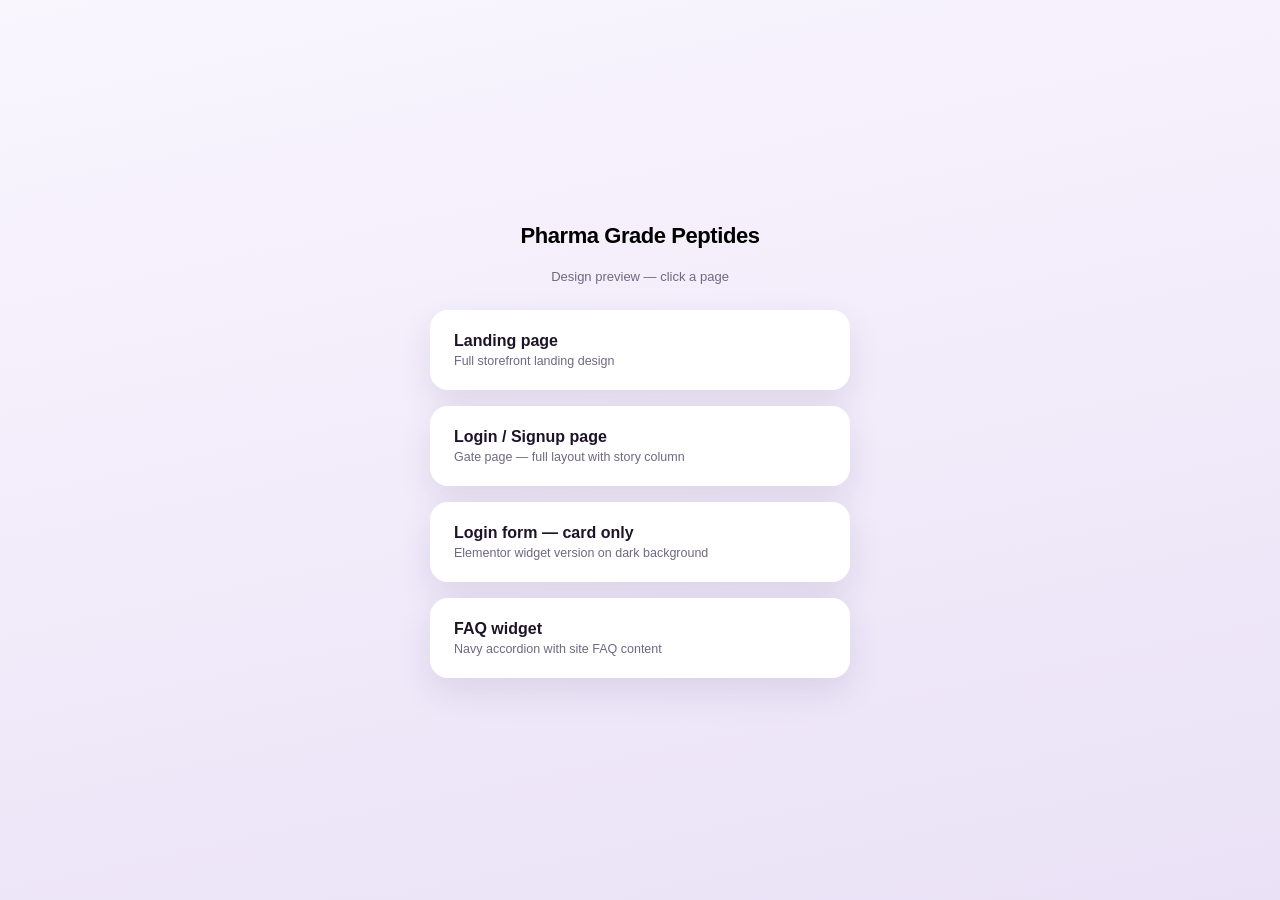
<file: index.html>
<!DOCTYPE html><html><head><meta charset="utf-8"><meta name="viewport" content="width=device-width, initial-scale=1"><title>Pharma Grade Peptides — Design Preview</title>
<style>body{margin:0;font-family:Inter,Arial,sans-serif;background:linear-gradient(168deg,#f9f6fe,#eae1f6);min-height:100vh;display:flex;align-items:center;justify-content:center}
.grid{display:flex;flex-direction:column;gap:16px;width:100%;max-width:420px;padding:24px}
h1{font-size:22px;letter-spacing:-.02em;margin:0 0 4px;text-align:center}
p.sub{text-align:center;color:#6f6880;margin:0 0 10px;font-size:13px}
a.tile{display:block;background:#fff;border-radius:18px;padding:22px 24px;text-decoration:none;color:#1d1428;box-shadow:0 14px 34px rgba(48,26,94,.10);font-weight:800;font-size:16px;transition:transform .15s ease}
a.tile:hover{transform:translateY(-2px)}
a.tile small{display:block;font-weight:500;color:#6f6880;font-size:12.5px;margin-top:4px}</style></head><body>
<div class="grid"><h1>Pharma Grade Peptides</h1><p class="sub">Design preview — click a page</p>
<a class="tile" href="landing.html">Landing page<small>Full storefront landing design</small></a>
<a class="tile" href="login.html">Login / Signup page<small>Gate page — full layout with story column</small></a>
<a class="tile" href="login-card.html">Login form — card only<small>Elementor widget version on dark background</small></a>
<a class="tile" href="faq.html">FAQ widget<small>Navy accordion with site FAQ content</small></a>
</div></body></html>
</file>
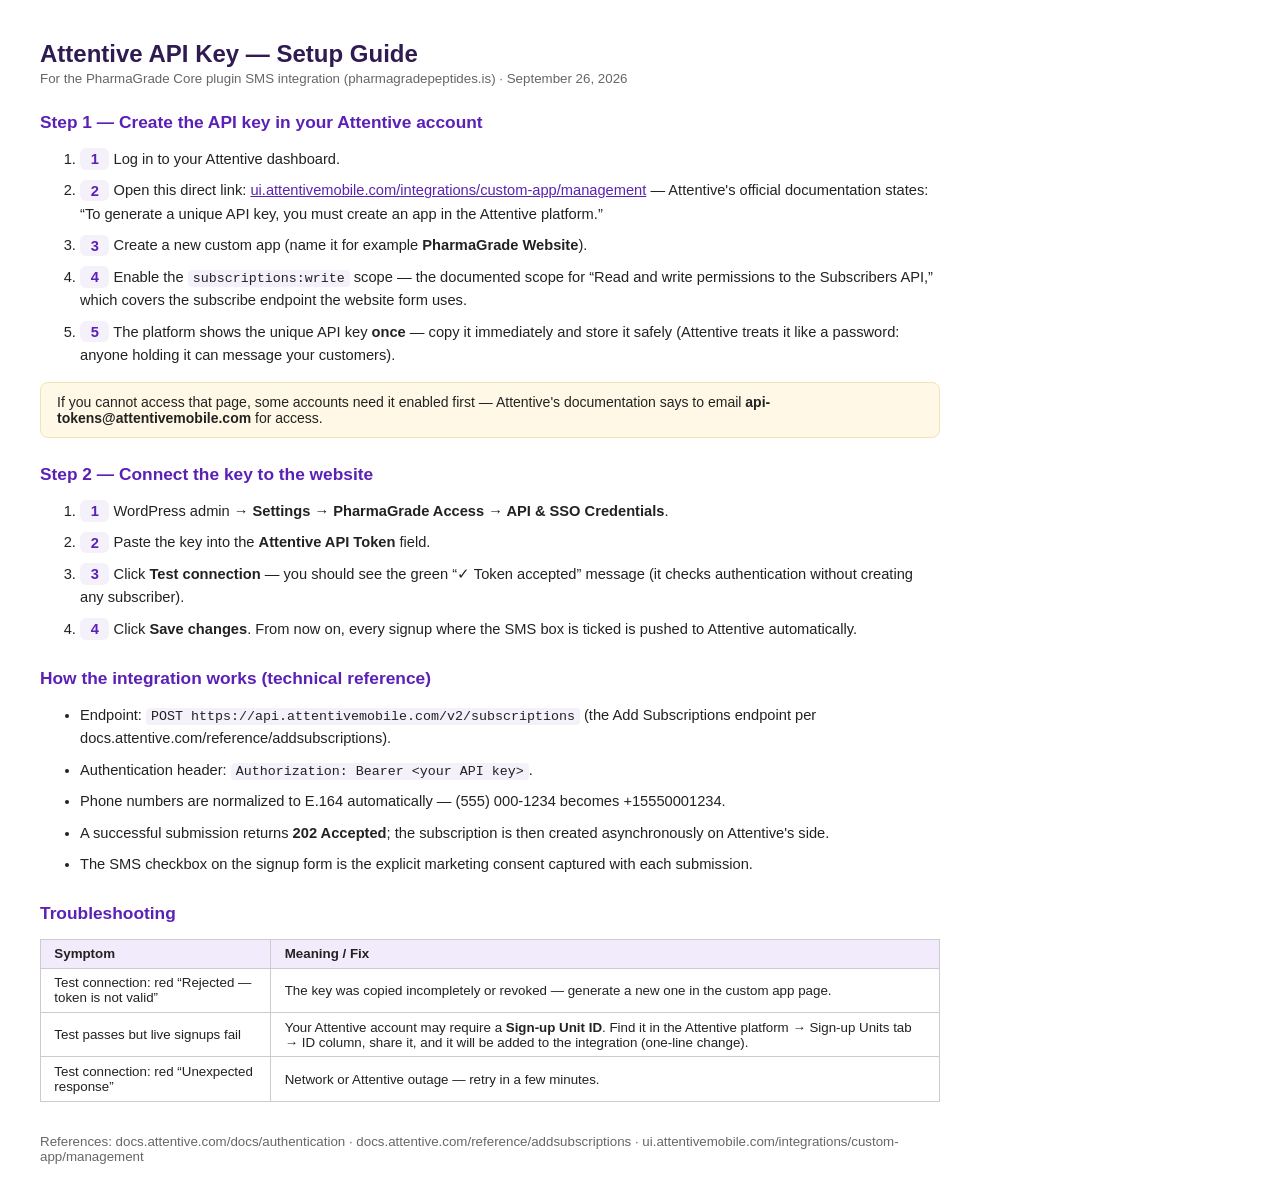
<file: attentive-setup.html>
<html xmlns:o="urn:schemas-microsoft-com:office:office" xmlns:w="urn:schemas-microsoft-com:office:word" xmlns="http://www.w3.org/TR/REC-html40">
<head><meta charset="utf-8"><title>Pharma Grade Peptides — Attentive API Key Setup</title>
<style>
body { font-family: Calibri, Arial, sans-serif; font-size: 11pt; color: #222; margin: 40px; max-width: 900px; }
h1 { font-size: 18pt; color: #2f1a52; margin-bottom: 2pt; }
p.sub { color: #666; font-size: 10pt; margin-top: 0; }
h2 { font-size: 13pt; color: #5b21b6; margin-top: 20pt; }
ol li, ul li { line-height: 1.6; margin-bottom: 6pt; }
.step { background: #f4f1fa; border-radius: 6px; padding: 2pt 8pt; font-weight: bold; color: #5b21b6; }
code { font-family: Consolas, monospace; font-size: 10pt; background: #f4f1fa; border-radius: 4px; padding: 1px 5px; }
a { color: #5b21b6; }
.note { background: #fff8e6; border: 1px solid #f2e3b3; border-radius: 8px; padding: 8pt 12pt; margin: 10pt 0; font-size: 10.5pt; }
table { border-collapse: collapse; margin: 8pt 0; }
th, td { border: 1px solid #ccc; padding: 5pt 10pt; font-size: 10pt; text-align: left; }
th { background: #f1ebfb; }
</style></head>
<body>

<h1>Attentive API Key — Setup Guide</h1>
<p class="sub">For the PharmaGrade Core plugin SMS integration (pharmagradepeptides.is) &middot; September 26, 2026</p>

<h2>Step 1 &mdash; Create the API key in your Attentive account</h2>
<ol>
<li><span class="step">1</span> Log in to your Attentive dashboard.</li>
<li><span class="step">2</span> Open this direct link: <a href="https://ui.attentivemobile.com/integrations/custom-app/management" target="_blank">ui.attentivemobile.com/integrations/custom-app/management</a> &mdash; Attentive's official documentation states: &ldquo;To generate a unique API key, you must create an app in the Attentive platform.&rdquo;</li>
<li><span class="step">3</span> Create a new custom app (name it for example <b>PharmaGrade Website</b>).</li>
<li><span class="step">4</span> Enable the <code>subscriptions:write</code> scope &mdash; the documented scope for &ldquo;Read and write permissions to the Subscribers API,&rdquo; which covers the subscribe endpoint the website form uses.</li>
<li><span class="step">5</span> The platform shows the unique API key <b>once</b> &mdash; copy it immediately and store it safely (Attentive treats it like a password: anyone holding it can message your customers).</li>
</ol>
<div class="note">If you cannot access that page, some accounts need it enabled first &mdash; Attentive's documentation says to email <b>api-tokens@attentivemobile.com</b> for access.</div>

<h2>Step 2 &mdash; Connect the key to the website</h2>
<ol>
<li><span class="step">1</span> WordPress admin &rarr; <b>Settings &rarr; PharmaGrade Access &rarr; API &amp; SSO Credentials</b>.</li>
<li><span class="step">2</span> Paste the key into the <b>Attentive API Token</b> field.</li>
<li><span class="step">3</span> Click <b>Test connection</b> &mdash; you should see the green &ldquo;&#10003; Token accepted&rdquo; message (it checks authentication without creating any subscriber).</li>
<li><span class="step">4</span> Click <b>Save changes</b>. From now on, every signup where the SMS box is ticked is pushed to Attentive automatically.</li>
</ol>

<h2>How the integration works (technical reference)</h2>
<ul>
<li>Endpoint: <code>POST https://api.attentivemobile.com/v2/subscriptions</code> (the Add Subscriptions endpoint per docs.attentive.com/reference/addsubscriptions).</li>
<li>Authentication header: <code>Authorization: Bearer &lt;your API key&gt;</code>.</li>
<li>Phone numbers are normalized to E.164 automatically &mdash; (555) 000-1234 becomes +15550001234.</li>
<li>A successful submission returns <b>202 Accepted</b>; the subscription is then created asynchronously on Attentive's side.</li>
<li>The SMS checkbox on the signup form is the explicit marketing consent captured with each submission.</li>
</ul>

<h2>Troubleshooting</h2>
<table>
<tr><th>Symptom</th><th>Meaning / Fix</th></tr>
<tr><td>Test connection: red &ldquo;Rejected &mdash; token is not valid&rdquo;</td><td>The key was copied incompletely or revoked &mdash; generate a new one in the custom app page.</td></tr>
<tr><td>Test passes but live signups fail</td><td>Your Attentive account may require a <b>Sign-up Unit ID</b>. Find it in the Attentive platform &rarr; Sign-up Units tab &rarr; ID column, share it, and it will be added to the integration (one-line change).</td></tr>
<tr><td>Test connection: red &ldquo;Unexpected response&rdquo;</td><td>Network or Attentive outage &mdash; retry in a few minutes.</td></tr>
</table>

<p class="sub" style="margin-top:24pt">References: docs.attentive.com/docs/authentication &middot; docs.attentive.com/reference/addsubscriptions &middot; ui.attentivemobile.com/integrations/custom-app/management</p>

</body></html>
</file>
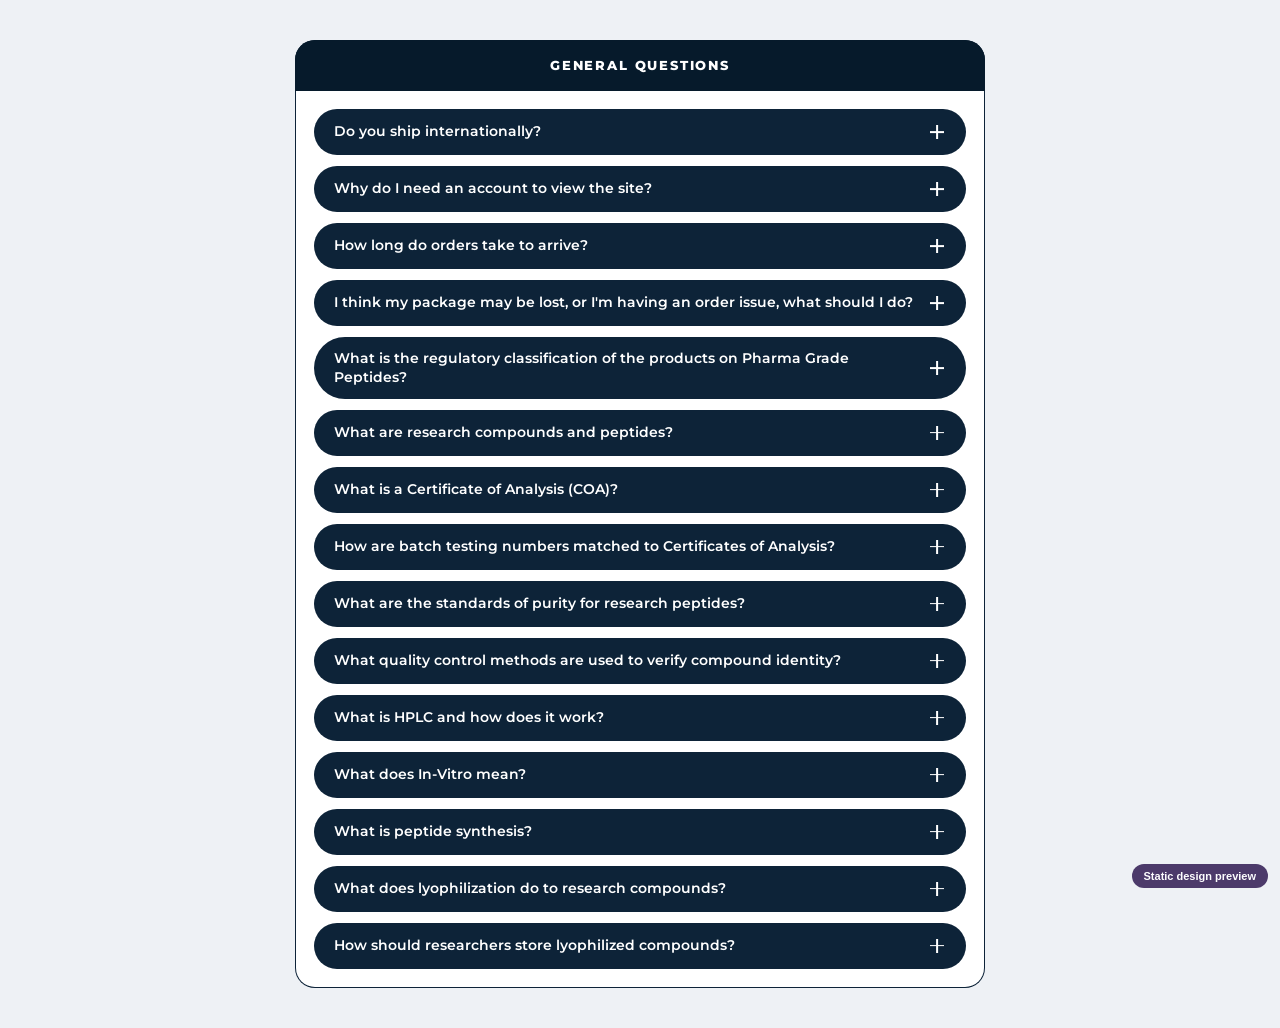
<file: faq.html>
<!DOCTYPE html><html><head><meta charset="utf-8"><meta name="viewport" content="width=device-width, initial-scale=1">
<title>FAQ widget</title>
<link href="https://fonts.googleapis.com/css2?family=Montserrat:wght@400;600;700;800&display=swap" rel="stylesheet">
<link rel="stylesheet" href="assets/css/faq.css">
<style>body{margin:0;background:#eef1f5;min-height:100vh;display:flex;justify-content:center;align-items:flex-start;padding:40px;font-family:Montserrat,Arial,sans-serif}</style>
</head><body><div class="pgp-faq" style="width:100%;max-width:690px"><div class="pgp-faq__card"><div class="pgp-faq__head">General Questions</div><div class="pgp-faq__panel"><div class="pgp-faq__item"><button type="button" class="pgp-faq__q" aria-expanded="false"><span class="pgp-faq__qtext">Do you ship internationally?</span><span class="pgp-faq__x" aria-hidden="true"></span></button><div class="pgp-faq__a"><p>We ship across the United States and to selected international destinations. Orders over $175 ship free, and free 2-day air applies on orders over $300. Final availability is always confirmed at checkout.</p></div></div><div class="pgp-faq__item"><button type="button" class="pgp-faq__q" aria-expanded="false"><span class="pgp-faq__qtext">Why do I need an account to view the site?</span><span class="pgp-faq__x" aria-hidden="true"></span></button><div class="pgp-faq__a"><p>Research access keeps documentation, pricing and batch data available to verified researchers and laboratories only. Creating a free account takes about a minute.</p></div></div><div class="pgp-faq__item"><button type="button" class="pgp-faq__q" aria-expanded="false"><span class="pgp-faq__qtext">How long do orders take to arrive?</span><span class="pgp-faq__x" aria-hidden="true"></span></button><div class="pgp-faq__a"><p>Orders confirmed before 4 PM CT ship the same business day. Free 2-day air is available on orders over $300, and most domestic deliveries arrive within two to four business days.</p></div></div><div class="pgp-faq__item"><button type="button" class="pgp-faq__q" aria-expanded="false"><span class="pgp-faq__qtext">I think my package may be lost, or I&#x27;m having an order issue, what should I do?</span><span class="pgp-faq__x" aria-hidden="true"></span></button><div class="pgp-faq__a"><p>Contact support with your order number and we will open a carrier trace right away. If a package is confirmed lost, we replace it or refund you in full. Please note all sales are final and returns cannot be accepted.</p></div></div><div class="pgp-faq__item"><button type="button" class="pgp-faq__q" aria-expanded="false"><span class="pgp-faq__qtext">What is the regulatory classification of the products on Pharma Grade Peptides?</span><span class="pgp-faq__x" aria-hidden="true"></span></button><div class="pgp-faq__a"><p>Everything we sell is a chemical for in-vitro laboratory research use only — not for human use. None of it is a drug, dietary supplement or food, and nothing is approved for human or veterinary use.</p></div></div><div class="pgp-faq__item"><button type="button" class="pgp-faq__q" aria-expanded="false"><span class="pgp-faq__qtext">What are research compounds and peptides?</span><span class="pgp-faq__x" aria-hidden="true"></span></button><div class="pgp-faq__a"><p>Peptides are short chains of amino acids studied in laboratory settings for their signaling and structural properties, alongside related research compounds.</p></div></div><div class="pgp-faq__item"><button type="button" class="pgp-faq__q" aria-expanded="false"><span class="pgp-faq__qtext">What is a Certificate of Analysis (COA)?</span><span class="pgp-faq__x" aria-hidden="true"></span></button><div class="pgp-faq__a"><p>A laboratory-issued document reporting identity, purity and test results for one specific batch, so you can verify exactly what is in the vial you receive.</p></div></div><div class="pgp-faq__item"><button type="button" class="pgp-faq__q" aria-expanded="false"><span class="pgp-faq__qtext">How are batch testing numbers matched to Certificates of Analysis?</span><span class="pgp-faq__x" aria-hidden="true"></span></button><div class="pgp-faq__a"><p>Every vial carries a unique batch number. Enter it in the Verify Batch tool and the matching certificate is returned instantly.</p></div></div><div class="pgp-faq__item"><button type="button" class="pgp-faq__q" aria-expanded="false"><span class="pgp-faq__qtext">What are the standards of purity for research peptides?</span><span class="pgp-faq__x" aria-hidden="true"></span></button><div class="pgp-faq__a"><p>Every batch is 100% pure, USA-made research peptide, confirmed by independent HPLC and mass spectrometry before it is accepted into the catalog.</p></div></div><div class="pgp-faq__item"><button type="button" class="pgp-faq__q" aria-expanded="false"><span class="pgp-faq__qtext">What quality control methods are used to verify compound identity?</span><span class="pgp-faq__x" aria-hidden="true"></span></button><div class="pgp-faq__a"><p>HPLC chromatography, mass spectrometry and appearance verification, performed by certified third-party US laboratories on every lot.</p></div></div><div class="pgp-faq__item"><button type="button" class="pgp-faq__q" aria-expanded="false"><span class="pgp-faq__qtext">What is HPLC and how does it work?</span><span class="pgp-faq__x" aria-hidden="true"></span></button><div class="pgp-faq__a"><p>High-performance liquid chromatography separates the constituents of a compound so purity can be measured precisely. It is the industry benchmark for peptide testing.</p></div></div><div class="pgp-faq__item"><button type="button" class="pgp-faq__q" aria-expanded="false"><span class="pgp-faq__qtext">What does In-Vitro mean?</span><span class="pgp-faq__x" aria-hidden="true"></span></button><div class="pgp-faq__a"><p>Experiments performed outside a living organism, in glassware or cell cultures. It is the only permitted use of the compounds we supply.</p></div></div><div class="pgp-faq__item"><button type="button" class="pgp-faq__q" aria-expanded="false"><span class="pgp-faq__qtext">What is peptide synthesis?</span><span class="pgp-faq__x" aria-hidden="true"></span></button><div class="pgp-faq__a"><p>The laboratory process of linking amino acids into a defined sequence, most commonly through solid-phase peptide synthesis (SPPS).</p></div></div><div class="pgp-faq__item"><button type="button" class="pgp-faq__q" aria-expanded="false"><span class="pgp-faq__qtext">What does lyophilization do to research compounds?</span><span class="pgp-faq__x" aria-hidden="true"></span></button><div class="pgp-faq__a"><p>Freeze-drying removes water under vacuum, leaving a stable powder that preserves potency and extends shelf life.</p></div></div><div class="pgp-faq__item"><button type="button" class="pgp-faq__q" aria-expanded="false"><span class="pgp-faq__qtext">How should researchers store lyophilized compounds?</span><span class="pgp-faq__x" aria-hidden="true"></span></button><div class="pgp-faq__a"><p>Keep vials sealed, protected from light, and refrigerated or frozen for long-term storage. Reconstituted material should stay cold and be used promptly.</p></div></div></div></div></div>
<script src="assets/js/faq.js"></script>
<div style="position:fixed;bottom:12px;right:12px;background:#2f1a52;color:#fff;font:700 11px Arial;padding:6px 12px;border-radius:999px;opacity:.85">Static design preview</div>
</body></html>
</file>
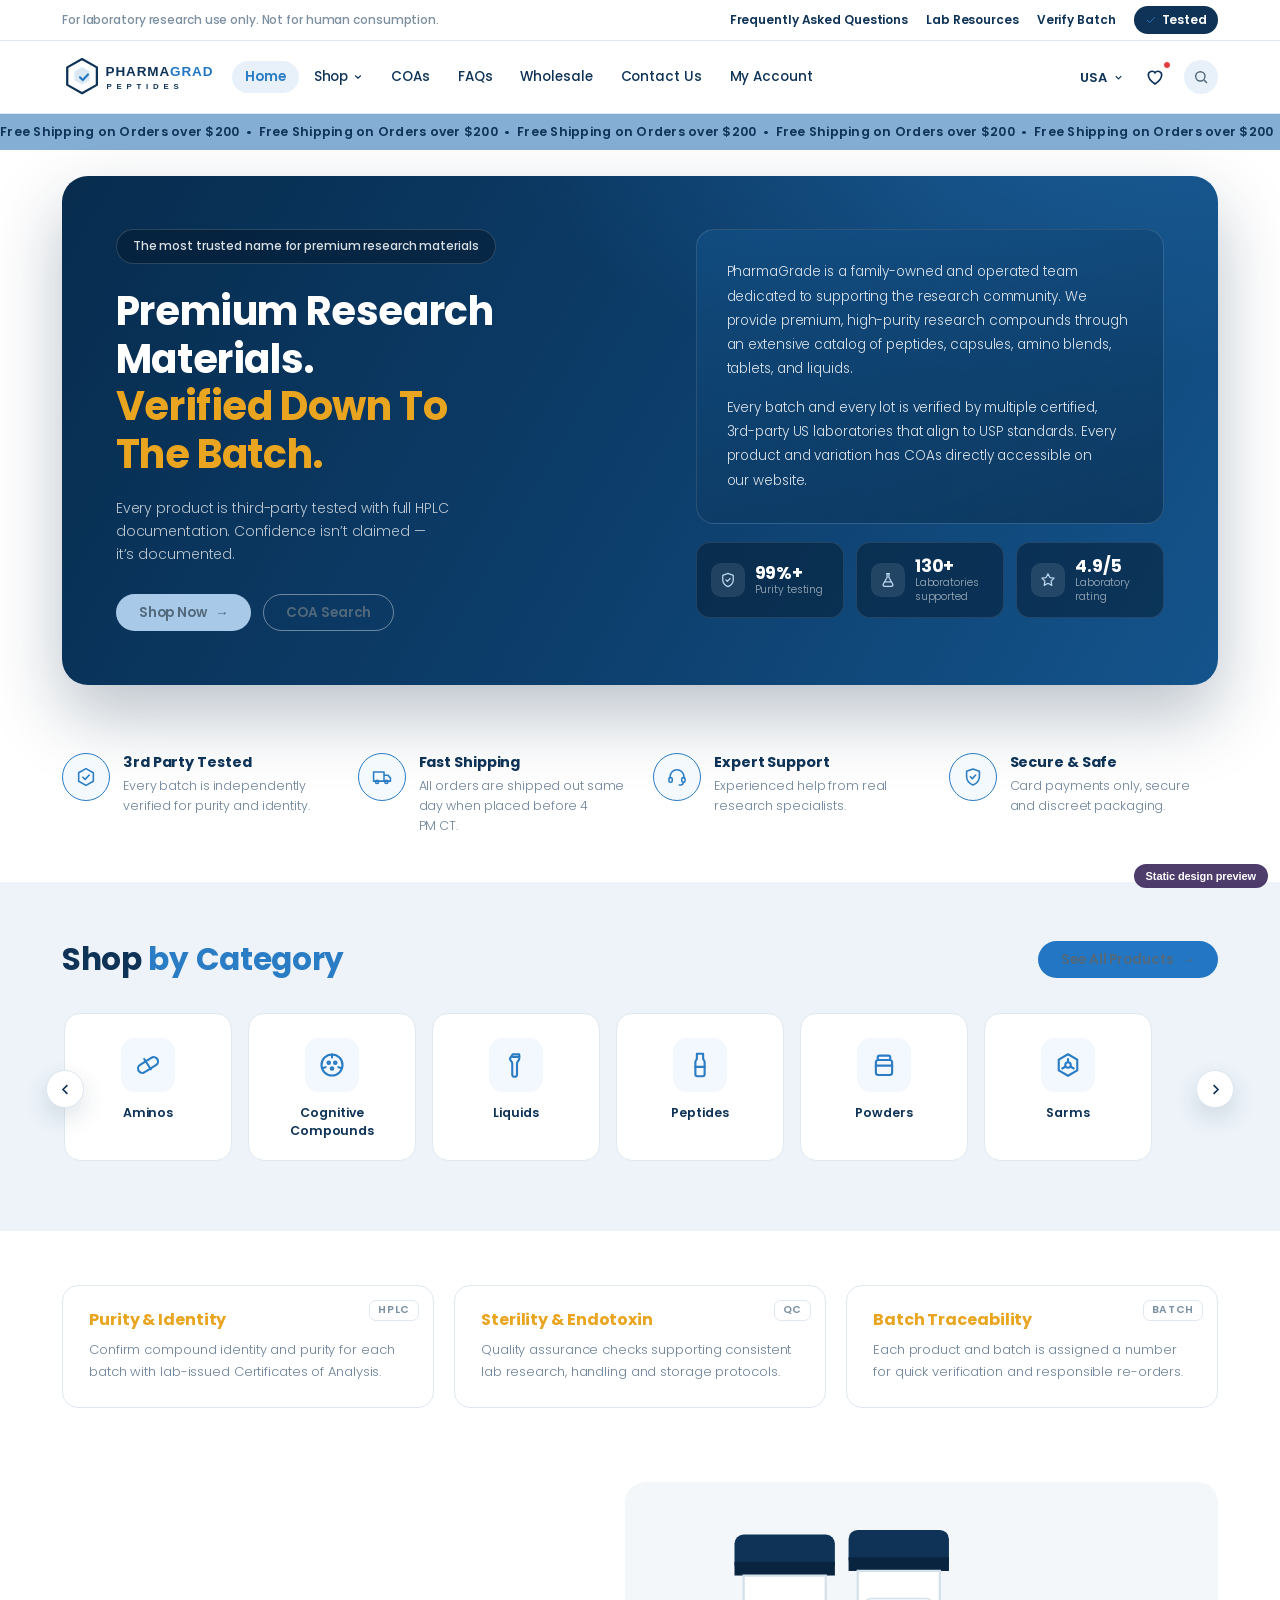
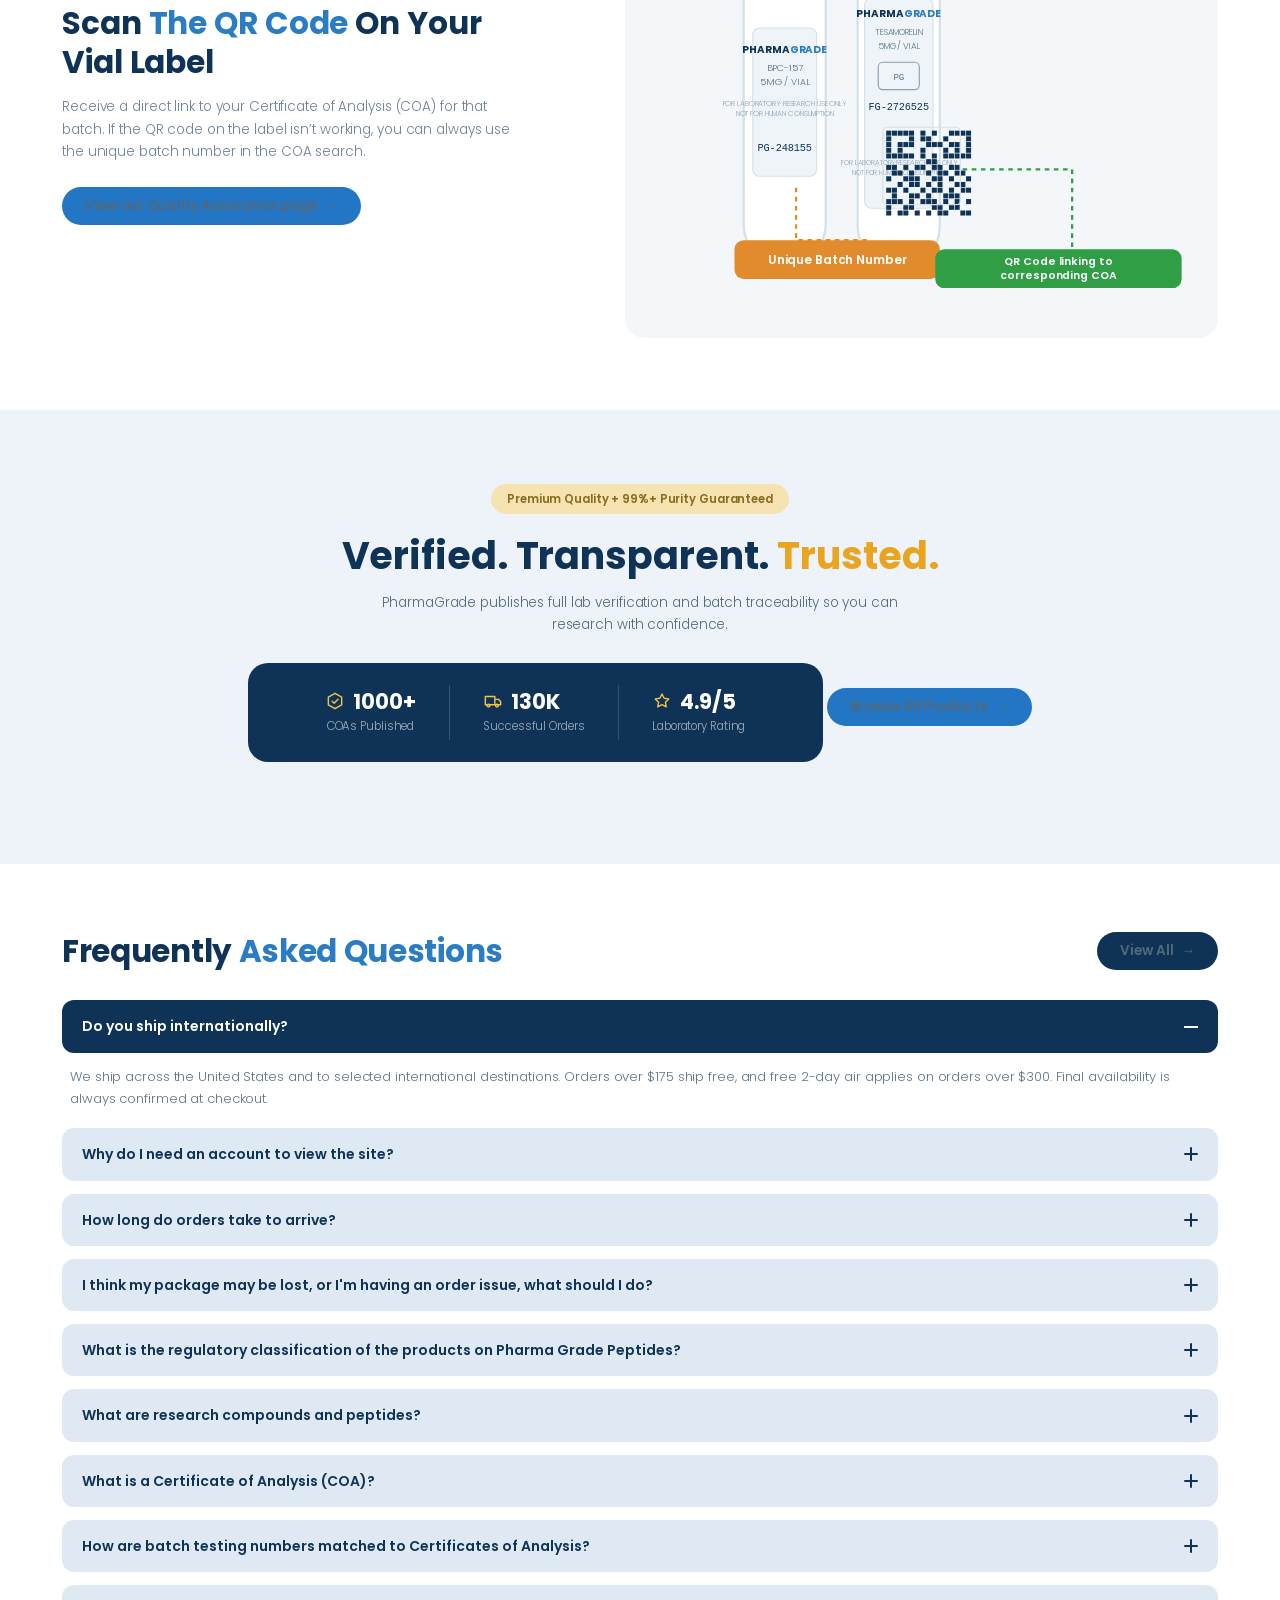
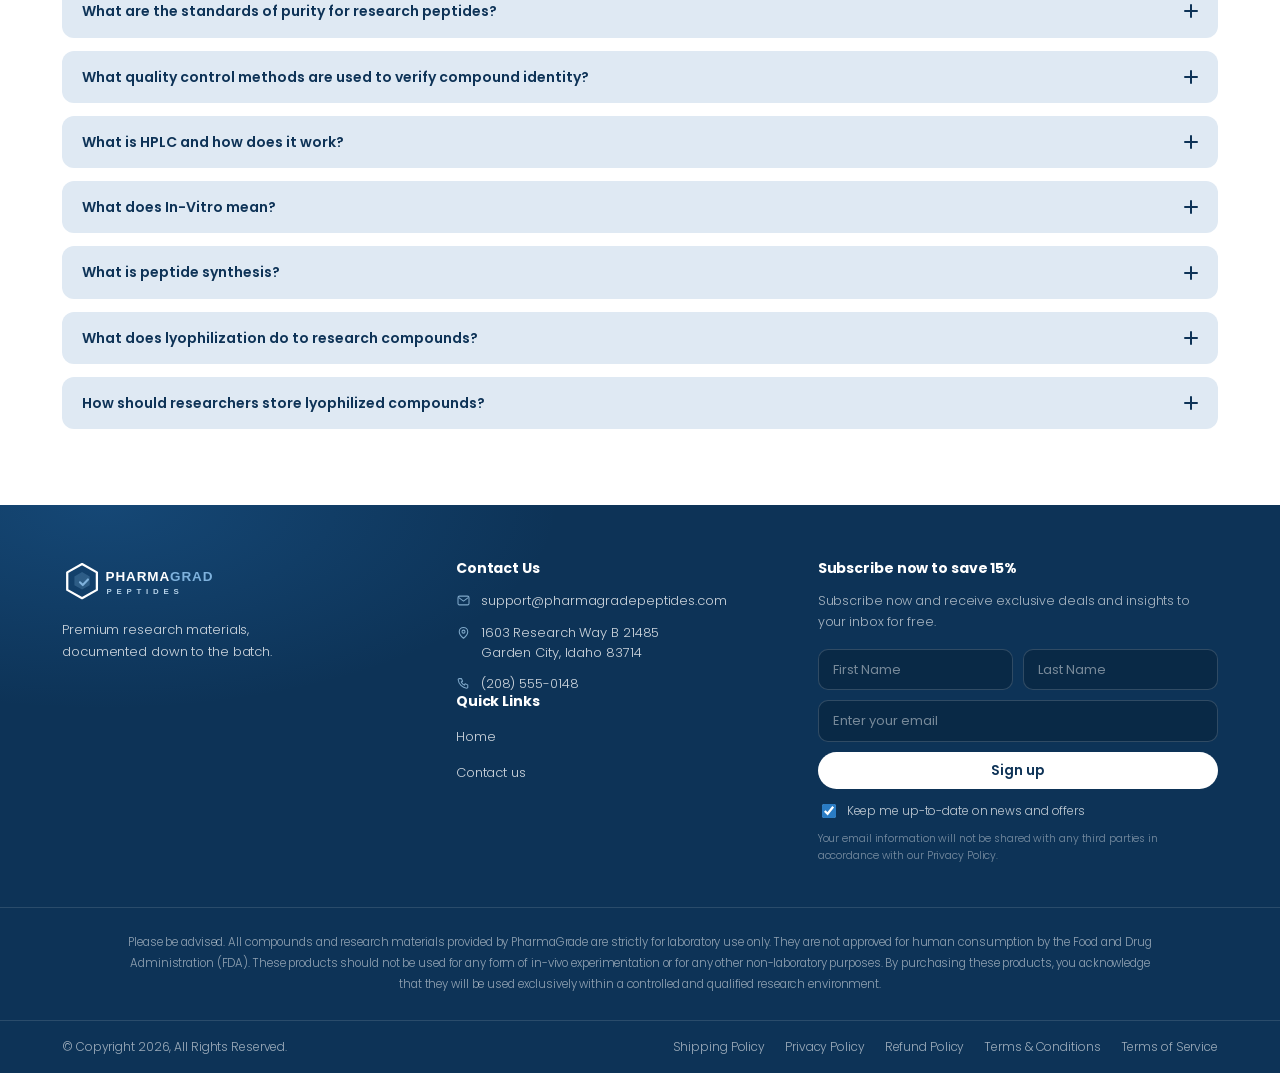
<file: landing.html>
<!DOCTYPE html>
<html lang="en-US">
<head>
	<meta charset="UTF-8">
	<meta name="viewport" content="width=device-width, initial-scale=1">
	<link rel="preconnect" href="https://fonts.gstatic.com" crossorigin>
	<meta name="viewport" content="width=device-width, initial-scale=1" />
<meta name='robots' content='max-image-preview:large' />
<title>pharmagradepeptides</title>
<link rel='dns-prefetch' href='//fonts.googleapis.com' />




<style id="wp-img-auto-sizes-contain-inline-css">
img:is([sizes=auto i],[sizes^="auto," i]){contain-intrinsic-size:3000px 1500px}
/*# sourceURL=wp-img-auto-sizes-contain-inline-css */
</style>
<style id="wp-emoji-styles-inline-css">

	img.wp-smiley, img.emoji {
		display: inline !important;
		border: none !important;
		box-shadow: none !important;
		height: 1em !important;
		width: 1em !important;
		margin: 0 0.07em !important;
		vertical-align: -0.1em !important;
		background: none !important;
		padding: 0 !important;
	}
/*# sourceURL=wp-emoji-styles-inline-css */
</style>
<style id="wp-block-library-inline-css">
:root{--wp-block-synced-color:#7a00df;--wp-block-synced-color--rgb:122,0,223;--wp-bound-block-color:var(--wp-block-synced-color);--wp-editor-canvas-background:#ddd;--wp-admin-theme-color:#007cba;--wp-admin-theme-color--rgb:0,124,186;--wp-admin-theme-color-darker-10:#006ba1;--wp-admin-theme-color-darker-10--rgb:0,107,160.5;--wp-admin-theme-color-darker-20:#005a87;--wp-admin-theme-color-darker-20--rgb:0,90,135;--wp-admin-border-width-focus:2px}@media (min-resolution:192dpi){:root{--wp-admin-border-width-focus:1.5px}}.wp-element-button{cursor:pointer}:root .has-very-light-gray-background-color{background-color:#eee}:root .has-very-dark-gray-background-color{background-color:#313131}:root .has-very-light-gray-color{color:#eee}:root .has-very-dark-gray-color{color:#313131}:root .has-vivid-green-cyan-to-vivid-cyan-blue-gradient-background{background:linear-gradient(135deg,#00d084,#0693e3)}:root .has-purple-crush-gradient-background{background:linear-gradient(135deg,#34e2e4,#4721fb 50%,#ab1dfe)}:root .has-hazy-dawn-gradient-background{background:linear-gradient(135deg,#faaca8,#dad0ec)}:root .has-subdued-olive-gradient-background{background:linear-gradient(135deg,#fafae1,#67a671)}:root .has-atomic-cream-gradient-background{background:linear-gradient(135deg,#fdd79a,#004a59)}:root .has-nightshade-gradient-background{background:linear-gradient(135deg,#330968,#31cdcf)}:root .has-midnight-gradient-background{background:linear-gradient(135deg,#020381,#2874fc)}:root{--wp--preset--font-size--normal:16px;--wp--preset--font-size--huge:42px}.has-regular-font-size{font-size:1em}.has-larger-font-size{font-size:2.625em}.has-normal-font-size{font-size:var(--wp--preset--font-size--normal)}.has-huge-font-size{font-size:var(--wp--preset--font-size--huge)}:root .has-text-align-center{text-align:center}:root .has-text-align-left{text-align:left}:root .has-text-align-right{text-align:right}.has-fit-text{white-space:nowrap!important}#end-resizable-editor-section{display:none}.aligncenter{clear:both}.items-justified-left{justify-content:flex-start}.items-justified-center{justify-content:center}.items-justified-right{justify-content:flex-end}.items-justified-space-between{justify-content:space-between}.screen-reader-text{word-wrap:normal!important;border:0;clip-path:inset(50%);height:1px;margin:-1px;overflow:hidden;padding:0;position:absolute;width:1px;word-break:normal!important}.screen-reader-text:focus{background-color:#ddd;clip-path:none;color:#444;display:block;font-size:1em;height:auto;left:5px;line-height:normal;padding:15px 23px 14px;text-decoration:none;top:5px;width:auto;z-index:100000}html :where(.has-border-color){border-style:solid}html :where([style^=border-color],[style*=";border-color"],[style*="; border-color"]){border-style:solid}html :where([style^=border-top-color],[style*=";border-top-color"],[style*="; border-top-color"]){border-top-style:solid}html :where([style^=border-right-color],[style*=";border-right-color"],[style*="; border-right-color"]){border-right-style:solid}html :where([style^=border-bottom-color],[style*=";border-bottom-color"],[style*="; border-bottom-color"]){border-bottom-style:solid}html :where([style^=border-left-color],[style*=";border-left-color"],[style*="; border-left-color"]){border-left-style:solid}html :where([style^=border-width],[style*=";border-width"],[style*="; border-width"]){border-style:solid}html :where([style^=border-top-width],[style*=";border-top-width"],[style*="; border-top-width"]){border-top-style:solid}html :where([style^=border-right-width],[style*=";border-right-width"],[style*="; border-right-width"]){border-right-style:solid}html :where([style^=border-bottom-width],[style*=";border-bottom-width"],[style*="; border-bottom-width"]){border-bottom-style:solid}html :where([style^=border-left-width],[style*=";border-left-width"],[style*="; border-left-width"]){border-left-style:solid}html :where(img[class*=wp-image-]){height:auto;max-width:100%}:where(figure){margin:0 0 1em}html :where(.is-position-sticky){--wp-admin--admin-bar--position-offset:var(--wp-admin--admin-bar--height,0px)}@media screen and (max-width:600px){html :where(.is-position-sticky){--wp-admin--admin-bar--position-offset:0px}}
/*# sourceURL=/wp-includes/css/dist/block-library/common.min.css */
</style>
<style id="global-styles-inline-css">
:root{--wp--preset--aspect-ratio--square: 1;--wp--preset--aspect-ratio--4-3: 4/3;--wp--preset--aspect-ratio--3-4: 3/4;--wp--preset--aspect-ratio--3-2: 3/2;--wp--preset--aspect-ratio--2-3: 2/3;--wp--preset--aspect-ratio--16-9: 16/9;--wp--preset--aspect-ratio--9-16: 9/16;--wp--preset--color--black: #000000;--wp--preset--color--cyan-bluish-gray: #abb8c3;--wp--preset--color--white: #ffffff;--wp--preset--color--pale-pink: #f78da7;--wp--preset--color--vivid-red: #cf2e2e;--wp--preset--color--luminous-vivid-orange: #ff6900;--wp--preset--color--luminous-vivid-amber: #fcb900;--wp--preset--color--light-green-cyan: #7bdcb5;--wp--preset--color--vivid-green-cyan: #00d084;--wp--preset--color--pale-cyan-blue: #8ed1fc;--wp--preset--color--vivid-cyan-blue: #0693e3;--wp--preset--color--vivid-purple: #9b51e0;--wp--preset--color--base: #FFFFFF;--wp--preset--color--contrast: #111111;--wp--preset--color--accent-1: #FFEE58;--wp--preset--color--accent-2: #F6CFF4;--wp--preset--color--accent-3: #503AA8;--wp--preset--color--accent-4: #686868;--wp--preset--color--accent-5: #FBFAF3;--wp--preset--color--accent-6: color-mix(in srgb, currentColor 20%, transparent);--wp--preset--gradient--vivid-cyan-blue-to-vivid-purple: linear-gradient(135deg,rgb(6,147,227) 0%,rgb(155,81,224) 100%);--wp--preset--gradient--light-green-cyan-to-vivid-green-cyan: linear-gradient(135deg,rgb(122,220,180) 0%,rgb(0,208,130) 100%);--wp--preset--gradient--luminous-vivid-amber-to-luminous-vivid-orange: linear-gradient(135deg,rgb(252,185,0) 0%,rgb(255,105,0) 100%);--wp--preset--gradient--luminous-vivid-orange-to-vivid-red: linear-gradient(135deg,rgb(255,105,0) 0%,rgb(207,46,46) 100%);--wp--preset--gradient--very-light-gray-to-cyan-bluish-gray: linear-gradient(135deg,rgb(238,238,238) 0%,rgb(169,184,195) 100%);--wp--preset--gradient--cool-to-warm-spectrum: linear-gradient(135deg,rgb(74,234,220) 0%,rgb(151,120,209) 20%,rgb(207,42,186) 40%,rgb(238,44,130) 60%,rgb(251,105,98) 80%,rgb(254,248,76) 100%);--wp--preset--gradient--blush-light-purple: linear-gradient(135deg,rgb(255,206,236) 0%,rgb(152,150,240) 100%);--wp--preset--gradient--blush-bordeaux: linear-gradient(135deg,rgb(254,205,165) 0%,rgb(254,45,45) 50%,rgb(107,0,62) 100%);--wp--preset--gradient--luminous-dusk: linear-gradient(135deg,rgb(255,203,112) 0%,rgb(199,81,192) 50%,rgb(65,88,208) 100%);--wp--preset--gradient--pale-ocean: linear-gradient(135deg,rgb(255,245,203) 0%,rgb(182,227,212) 50%,rgb(51,167,181) 100%);--wp--preset--gradient--electric-grass: linear-gradient(135deg,rgb(202,248,128) 0%,rgb(113,206,126) 100%);--wp--preset--gradient--midnight: linear-gradient(135deg,rgb(2,3,129) 0%,rgb(40,116,252) 100%);--wp--preset--font-size--small: 0.875rem;--wp--preset--font-size--medium: clamp(1rem, 1rem + ((1vw - 0.2rem) * 0.196), 1.125rem);--wp--preset--font-size--large: clamp(1.125rem, 1.125rem + ((1vw - 0.2rem) * 0.392), 1.375rem);--wp--preset--font-size--x-large: clamp(1.75rem, 1.75rem + ((1vw - 0.2rem) * 0.392), 2rem);--wp--preset--font-size--xx-large: clamp(2.15rem, 2.15rem + ((1vw - 0.2rem) * 1.333), 3rem);--wp--preset--font-family--manrope: Manrope, sans-serif;--wp--preset--font-family--fira-code: "Fira Code", monospace;--wp--preset--spacing--20: 10px;--wp--preset--spacing--30: 20px;--wp--preset--spacing--40: 30px;--wp--preset--spacing--50: clamp(30px, 5vw, 50px);--wp--preset--spacing--60: clamp(30px, 7vw, 70px);--wp--preset--spacing--70: clamp(50px, 7vw, 90px);--wp--preset--spacing--80: clamp(70px, 10vw, 140px);--wp--preset--shadow--natural: 6px 6px 9px rgba(0, 0, 0, 0.2);--wp--preset--shadow--deep: 12px 12px 50px rgba(0, 0, 0, 0.4);--wp--preset--shadow--sharp: 6px 6px 0px rgba(0, 0, 0, 0.2);--wp--preset--shadow--outlined: 6px 6px 0px -3px rgb(255, 255, 255), 6px 6px rgb(0, 0, 0);--wp--preset--shadow--crisp: 6px 6px 0px rgb(0, 0, 0);}.wp-block-button{--wp--preset--dimension--25: 25%;--wp--preset--dimension--50: 50%;--wp--preset--dimension--75: 75%;--wp--preset--dimension--100: 100%;}:root { --wp--style--global--content-size: 645px;--wp--style--global--wide-size: 1340px; }:where(body) { margin: 0; }.wp-site-blocks { padding-top: var(--wp--style--root--padding-top); padding-bottom: var(--wp--style--root--padding-bottom); }.has-global-padding { padding-right: var(--wp--style--root--padding-right); padding-left: var(--wp--style--root--padding-left); }.has-global-padding > .alignfull { margin-right: calc(var(--wp--style--root--padding-right) * -1); margin-left: calc(var(--wp--style--root--padding-left) * -1); }.has-global-padding :where(:not(.alignfull.is-layout-flow) > .has-global-padding:not(.wp-block-block, .alignfull)) { padding-right: 0; padding-left: 0; }.has-global-padding :where(:not(.alignfull.is-layout-flow) > .has-global-padding:not(.wp-block-block, .alignfull)) > .alignfull { margin-left: 0; margin-right: 0; }.wp-site-blocks > .alignleft { float: left; margin-right: 2em; }.wp-site-blocks > .alignright { float: right; margin-left: 2em; }.wp-site-blocks > .aligncenter { justify-content: center; margin-left: auto; margin-right: auto; }:where(.wp-site-blocks) > * { margin-block-start: 1.2rem; margin-block-end: 0; }:where(.wp-site-blocks) > :first-child { margin-block-start: 0; }:where(.wp-site-blocks) > :last-child { margin-block-end: 0; }:root { --wp--style--block-gap: 1.2rem; }:root :where(.is-layout-flow) > :first-child{margin-block-start: 0;}:root :where(.is-layout-flow) > :last-child{margin-block-end: 0;}:root :where(.is-layout-flow) > *{margin-block-start: 1.2rem;margin-block-end: 0;}:root :where(.is-layout-constrained) > :first-child{margin-block-start: 0;}:root :where(.is-layout-constrained) > :last-child{margin-block-end: 0;}:root :where(.is-layout-constrained) > *{margin-block-start: 1.2rem;margin-block-end: 0;}:root :where(.is-layout-flex){gap: 1.2rem;}:root :where(.is-layout-grid){gap: 1.2rem;}.is-layout-flow > .alignleft{float: left;margin-inline-start: 0;margin-inline-end: 2em;}.is-layout-flow > .alignright{float: right;margin-inline-start: 2em;margin-inline-end: 0;}.is-layout-flow > .aligncenter{margin-left: auto !important;margin-right: auto !important;}.is-layout-constrained > .alignleft{float: left;margin-inline-start: 0;margin-inline-end: 2em;}.is-layout-constrained > .alignright{float: right;margin-inline-start: 2em;margin-inline-end: 0;}.is-layout-constrained > .aligncenter{margin-left: auto !important;margin-right: auto !important;}.is-layout-constrained > :where(:not(.alignleft):not(.alignright):not(.alignfull)){max-width: var(--wp--style--global--content-size);margin-left: auto !important;margin-right: auto !important;}.is-layout-constrained > .alignwide{max-width: var(--wp--style--global--wide-size);}body .is-layout-flex{display: flex;}.is-layout-flex{flex-wrap: wrap;align-items: center;}.is-layout-flex > :is(*, div){margin: 0;}body .is-layout-grid{display: grid;}.is-layout-grid > :is(*, div){margin: 0;}body{background-color: var(--wp--preset--color--base);color: var(--wp--preset--color--contrast);font-family: var(--wp--preset--font-family--manrope);font-size: var(--wp--preset--font-size--large);font-weight: 300;letter-spacing: -0.1px;line-height: 1.4;--wp--style--root--padding-top: 0px;--wp--style--root--padding-right: var(--wp--preset--spacing--50);--wp--style--root--padding-bottom: 0px;--wp--style--root--padding-left: var(--wp--preset--spacing--50);}a:where(:not(.wp-element-button)){color: currentColor;}:root :where(a:where(:not(.wp-element-button)):hover){text-decoration: none;}h1, h2, h3, h4, h5, h6{font-weight: 400;letter-spacing: -0.1px;line-height: 1.125;}h1{font-size: var(--wp--preset--font-size--xx-large);}h2{font-size: var(--wp--preset--font-size--x-large);}h3{font-size: var(--wp--preset--font-size--large);}h4{font-size: var(--wp--preset--font-size--medium);}h5{font-size: var(--wp--preset--font-size--small);letter-spacing: 0.5px;}h6{font-size: var(--wp--preset--font-size--small);font-weight: 700;letter-spacing: 1.4px;text-transform: uppercase;}:root :where(.wp-element-button, .wp-block-button__link){background-color: var(--wp--preset--color--contrast);border-width: 0;color: var(--wp--preset--color--base);font-family: inherit;font-size: var(--wp--preset--font-size--medium);font-style: inherit;font-weight: inherit;letter-spacing: inherit;line-height: inherit;padding-top: 1rem;padding-right: 2.25rem;padding-bottom: 1rem;padding-left: 2.25rem;text-decoration: none;text-transform: inherit;}:root :where(.wp-element-button:hover, .wp-block-button__link:hover){background-color: color-mix(in srgb, var(--wp--preset--color--contrast) 85%, transparent);border-color: transparent;color: var(--wp--preset--color--base);}:root :where(.wp-element-button:focus, .wp-block-button__link:focus){outline-color: var(--wp--preset--color--accent-4);outline-offset: 2px;}:root :where(.wp-element-caption, .wp-block-audio figcaption, .wp-block-embed figcaption, .wp-block-gallery figcaption, .wp-block-image figcaption, .wp-block-table figcaption, .wp-block-video figcaption){font-size: var(--wp--preset--font-size--small);line-height: 1.4;}.has-black-color{color: var(--wp--preset--color--black) !important;}.has-cyan-bluish-gray-color{color: var(--wp--preset--color--cyan-bluish-gray) !important;}.has-white-color{color: var(--wp--preset--color--white) !important;}.has-pale-pink-color{color: var(--wp--preset--color--pale-pink) !important;}.has-vivid-red-color{color: var(--wp--preset--color--vivid-red) !important;}.has-luminous-vivid-orange-color{color: var(--wp--preset--color--luminous-vivid-orange) !important;}.has-luminous-vivid-amber-color{color: var(--wp--preset--color--luminous-vivid-amber) !important;}.has-light-green-cyan-color{color: var(--wp--preset--color--light-green-cyan) !important;}.has-vivid-green-cyan-color{color: var(--wp--preset--color--vivid-green-cyan) !important;}.has-pale-cyan-blue-color{color: var(--wp--preset--color--pale-cyan-blue) !important;}.has-vivid-cyan-blue-color{color: var(--wp--preset--color--vivid-cyan-blue) !important;}.has-vivid-purple-color{color: var(--wp--preset--color--vivid-purple) !important;}.has-base-color{color: var(--wp--preset--color--base) !important;}.has-contrast-color{color: var(--wp--preset--color--contrast) !important;}.has-accent-1-color{color: var(--wp--preset--color--accent-1) !important;}.has-accent-2-color{color: var(--wp--preset--color--accent-2) !important;}.has-accent-3-color{color: var(--wp--preset--color--accent-3) !important;}.has-accent-4-color{color: var(--wp--preset--color--accent-4) !important;}.has-accent-5-color{color: var(--wp--preset--color--accent-5) !important;}.has-accent-6-color{color: var(--wp--preset--color--accent-6) !important;}.has-black-background-color{background-color: var(--wp--preset--color--black) !important;}.has-cyan-bluish-gray-background-color{background-color: var(--wp--preset--color--cyan-bluish-gray) !important;}.has-white-background-color{background-color: var(--wp--preset--color--white) !important;}.has-pale-pink-background-color{background-color: var(--wp--preset--color--pale-pink) !important;}.has-vivid-red-background-color{background-color: var(--wp--preset--color--vivid-red) !important;}.has-luminous-vivid-orange-background-color{background-color: var(--wp--preset--color--luminous-vivid-orange) !important;}.has-luminous-vivid-amber-background-color{background-color: var(--wp--preset--color--luminous-vivid-amber) !important;}.has-light-green-cyan-background-color{background-color: var(--wp--preset--color--light-green-cyan) !important;}.has-vivid-green-cyan-background-color{background-color: var(--wp--preset--color--vivid-green-cyan) !important;}.has-pale-cyan-blue-background-color{background-color: var(--wp--preset--color--pale-cyan-blue) !important;}.has-vivid-cyan-blue-background-color{background-color: var(--wp--preset--color--vivid-cyan-blue) !important;}.has-vivid-purple-background-color{background-color: var(--wp--preset--color--vivid-purple) !important;}.has-base-background-color{background-color: var(--wp--preset--color--base) !important;}.has-contrast-background-color{background-color: var(--wp--preset--color--contrast) !important;}.has-accent-1-background-color{background-color: var(--wp--preset--color--accent-1) !important;}.has-accent-2-background-color{background-color: var(--wp--preset--color--accent-2) !important;}.has-accent-3-background-color{background-color: var(--wp--preset--color--accent-3) !important;}.has-accent-4-background-color{background-color: var(--wp--preset--color--accent-4) !important;}.has-accent-5-background-color{background-color: var(--wp--preset--color--accent-5) !important;}.has-accent-6-background-color{background-color: var(--wp--preset--color--accent-6) !important;}.has-black-border-color{border-color: var(--wp--preset--color--black) !important;}.has-cyan-bluish-gray-border-color{border-color: var(--wp--preset--color--cyan-bluish-gray) !important;}.has-white-border-color{border-color: var(--wp--preset--color--white) !important;}.has-pale-pink-border-color{border-color: var(--wp--preset--color--pale-pink) !important;}.has-vivid-red-border-color{border-color: var(--wp--preset--color--vivid-red) !important;}.has-luminous-vivid-orange-border-color{border-color: var(--wp--preset--color--luminous-vivid-orange) !important;}.has-luminous-vivid-amber-border-color{border-color: var(--wp--preset--color--luminous-vivid-amber) !important;}.has-light-green-cyan-border-color{border-color: var(--wp--preset--color--light-green-cyan) !important;}.has-vivid-green-cyan-border-color{border-color: var(--wp--preset--color--vivid-green-cyan) !important;}.has-pale-cyan-blue-border-color{border-color: var(--wp--preset--color--pale-cyan-blue) !important;}.has-vivid-cyan-blue-border-color{border-color: var(--wp--preset--color--vivid-cyan-blue) !important;}.has-vivid-purple-border-color{border-color: var(--wp--preset--color--vivid-purple) !important;}.has-base-border-color{border-color: var(--wp--preset--color--base) !important;}.has-contrast-border-color{border-color: var(--wp--preset--color--contrast) !important;}.has-accent-1-border-color{border-color: var(--wp--preset--color--accent-1) !important;}.has-accent-2-border-color{border-color: var(--wp--preset--color--accent-2) !important;}.has-accent-3-border-color{border-color: var(--wp--preset--color--accent-3) !important;}.has-accent-4-border-color{border-color: var(--wp--preset--color--accent-4) !important;}.has-accent-5-border-color{border-color: var(--wp--preset--color--accent-5) !important;}.has-accent-6-border-color{border-color: var(--wp--preset--color--accent-6) !important;}.has-vivid-cyan-blue-to-vivid-purple-gradient-background{background: var(--wp--preset--gradient--vivid-cyan-blue-to-vivid-purple) !important;}.has-light-green-cyan-to-vivid-green-cyan-gradient-background{background: var(--wp--preset--gradient--light-green-cyan-to-vivid-green-cyan) !important;}.has-luminous-vivid-amber-to-luminous-vivid-orange-gradient-background{background: var(--wp--preset--gradient--luminous-vivid-amber-to-luminous-vivid-orange) !important;}.has-luminous-vivid-orange-to-vivid-red-gradient-background{background: var(--wp--preset--gradient--luminous-vivid-orange-to-vivid-red) !important;}.has-very-light-gray-to-cyan-bluish-gray-gradient-background{background: var(--wp--preset--gradient--very-light-gray-to-cyan-bluish-gray) !important;}.has-cool-to-warm-spectrum-gradient-background{background: var(--wp--preset--gradient--cool-to-warm-spectrum) !important;}.has-blush-light-purple-gradient-background{background: var(--wp--preset--gradient--blush-light-purple) !important;}.has-blush-bordeaux-gradient-background{background: var(--wp--preset--gradient--blush-bordeaux) !important;}.has-luminous-dusk-gradient-background{background: var(--wp--preset--gradient--luminous-dusk) !important;}.has-pale-ocean-gradient-background{background: var(--wp--preset--gradient--pale-ocean) !important;}.has-electric-grass-gradient-background{background: var(--wp--preset--gradient--electric-grass) !important;}.has-midnight-gradient-background{background: var(--wp--preset--gradient--midnight) !important;}.has-small-font-size{font-size: var(--wp--preset--font-size--small) !important;}.has-medium-font-size{font-size: var(--wp--preset--font-size--medium) !important;}.has-large-font-size{font-size: var(--wp--preset--font-size--large) !important;}.has-x-large-font-size{font-size: var(--wp--preset--font-size--x-large) !important;}.has-xx-large-font-size{font-size: var(--wp--preset--font-size--xx-large) !important;}.has-manrope-font-family{font-family: var(--wp--preset--font-family--manrope) !important;}.has-fira-code-font-family{font-family: var(--wp--preset--font-family--fira-code) !important;}
/*# sourceURL=global-styles-inline-css */
</style>
<style id="wp-block-template-skip-link-inline-css">
/*! This file is auto-generated */
.skip-link.screen-reader-text{border:0;clip-path:inset(50%);height:1px;margin:-1px;overflow:hidden;padding:0;position:absolute!important;width:1px;word-wrap:normal!important;word-break:normal!important}.skip-link.screen-reader-text:focus{background-color:#eee;clip-path:none;color:#444;display:block;font-size:1em;height:auto;left:5px;line-height:normal;padding:15px 23px 14px;text-decoration:none;top:5px;width:auto;z-index:100000}
/*# sourceURL=/wp-includes/css/wp-block-template-skip-link.min.css */
</style>
<style id="twentytwentyfive-style-inline-css">
a{text-decoration-thickness:1px!important;text-underline-offset:.1em}:where(.wp-site-blocks :focus){outline-width:2px;outline-style:solid}.wp-block-navigation .wp-block-navigation-submenu .wp-block-navigation-item:not(:last-child){margin-bottom:3px}.wp-block-navigation .wp-block-navigation-item .wp-block-navigation-item__content{outline-offset:4px}.wp-block-navigation .wp-block-navigation-item ul.wp-block-navigation__submenu-container .wp-block-navigation-item__content{outline-offset:0}blockquote,caption,figcaption,h1,h2,h3,h4,h5,h6,p{text-wrap:pretty}.more-link{display:block}:where(pre){overflow-x:auto}
/*# sourceURL=http://localhost:10399/wp-content/themes/twentytwentyfive/style.min.css */
</style>
<link rel='stylesheet' id='pgp-fonts-css' href='https://fonts.googleapis.com/css2?family=Poppins:ital,wght@0,300;0,400;0,500;0,600;0,700;0,800;1,400&#038;family=Montserrat:ital,wght@0,300;0,400;0,500;0,600;0,700;0,800;1,400&#038;display=swap' media='all' />
<link rel='stylesheet' id='pgp-landing-css' href='assets/css/landing.css' media='all' />
<link rel="https://api.w.org/" href="http://localhost:10399/wp-json/" />


<link rel='shortlink' href='http://localhost:10399/' />

			<style>
				.e-con.e-parent:nth-of-type(n+4):not(.e-lazyloaded):not(.e-no-lazyload),
				.e-con.e-parent:nth-of-type(n+4):not(.e-lazyloaded):not(.e-no-lazyload) * {
					background-image: none !important;
				}
				@media screen and (max-height: 1024px) {
					.e-con.e-parent:nth-of-type(n+3):not(.e-lazyloaded):not(.e-no-lazyload),
					.e-con.e-parent:nth-of-type(n+3):not(.e-lazyloaded):not(.e-no-lazyload) * {
						background-image: none !important;
					}
				}
				@media screen and (max-height: 640px) {
					.e-con.e-parent:nth-of-type(n+2):not(.e-lazyloaded):not(.e-no-lazyload),
					.e-con.e-parent:nth-of-type(n+2):not(.e-lazyloaded):not(.e-no-lazyload) * {
						background-image: none !important;
					}
				}
			</style>
			<style class="wp-fonts-local">
@font-face{font-family:Manrope;font-style:normal;font-weight:200 800;font-display:fallback;src:url('http://localhost:10399/wp-content/themes/twentytwentyfive/assets/fonts/manrope/Manrope-VariableFont_wght.woff2') format('woff2');}
@font-face{font-family:"Fira Code";font-style:normal;font-weight:300 700;font-display:fallback;src:url('http://localhost:10399/wp-content/themes/twentytwentyfive/assets/fonts/fira-code/FiraCode-VariableFont_wght.woff2') format('woff2');}
</style>
</head>
<body class="home wp-singular page-template-default page page-id-5 wp-embed-responsive wp-theme-twentytwentyfive pgp-standalone elementor-default elementor-kit-12">
		<div class="pgp-site">

			<!-- ======================= Top utility bar ======================= -->
			<div class="pgp-topbar">
				<div class="pgp-container pgp-topbar__in">
					<p class="pgp-topbar__note">For laboratory research use only. Not for human consumption.</p>
					<div class="pgp-topbar__links">
						<a href="#pgp-faq">Frequently Asked Questions</a>
						<a href="#">Lab Resources</a>
						<a href="#">Verify Batch</a>
						<span class="pgp-topbar__pill"><svg viewBox="0 0 24 24" width="12" height="12" fill="none" stroke="#2a7cc4" stroke-width="1.7" stroke-linecap="round" stroke-linejoin="round" aria-hidden="true"><path d="M4.5 12.5l4.6 4.6L19.5 6.7"/></svg> Tested</span>
					</div>
				</div>
			</div>

			<!-- ======================= Header ======================= -->
			<header class="pgp-header" id="pgpHeader">
				<div class="pgp-container pgp-header__in">
					<button type="button" class="pgp-burger js-pgp-burger" aria-label="Open menu" aria-expanded="false" aria-controls="pgpNav">
						<span></span><span></span><span></span>
					</button>

					<a class="pgp-logo" href="http://localhost:10399/">
						<img decoding="async" src="assets/img/logo.svg" alt="PharmaGrade Peptides" width="150" height="44">
					</a>

					<nav class="pgp-nav" id="pgpNav" aria-label="Primary">
						<ul>
							<li class="is-active"><a href="http://localhost:10399/">Home</a></li>
							<li class="pgp-nav__has-sub">
								<a href="#">Shop <svg viewBox="0 0 24 24" width="10" height="10" fill="none" stroke="#2a7cc4" stroke-width="1.7" stroke-linecap="round" stroke-linejoin="round" aria-hidden="true"><path d="m6 9 6 6 6-6" fill="none" stroke="currentColor" stroke-width="2.6" stroke-linecap="round" stroke-linejoin="round"/></svg></a>
								<ul class="pgp-nav__sub">
									<li><a href="#">Aminos</a></li>
									<li><a href="#">Cognitive Compounds</a></li>
									<li><a href="#">Liquids</a></li>
									<li><a href="#">Peptides</a></li>
									<li><a href="#">Powders</a></li>
									<li><a href="#">Sarms</a></li>
								</ul>
							</li>
							<li><a href="#">COAs</a></li>
							<li><a href="#pgp-faq">FAQs</a></li>
							<li><a href="#">Wholesale</a></li>
							<li><a href="#">Contact Us</a></li>
							<li><a href="http://localhost:10399/research-access/">My Account</a></li>
						</ul>
					</nav>

					<div class="pgp-header__tools">
						<div class="pgp-region js-pgp-region">
							<button type="button" class="pgp-region__btn" aria-haspopup="true" aria-expanded="false">
								<span class="js-pgp-region-label">USA</span>
								<svg viewBox="0 0 24 24" width="11" height="11" fill="none" stroke="currentColor" stroke-width="2.6" aria-hidden="true"><path d="m6 9 6 6 6-6"/></svg>
							</button>
							<ul class="pgp-region__menu" role="menu">
								<li role="menuitem" tabindex="0" data-region="USA">USA</li>
								<li role="menuitem" tabindex="0" data-region="CA">Canada</li>
								<li role="menuitem" tabindex="0" data-region="EU">Europe</li>
							</ul>
						</div>
						<a class="pgp-wishlist" href="#" aria-label="Saved items">
							<svg viewBox="0 0 24 24" width="20" height="20" fill="none" stroke="#0e3357" stroke-width="2" aria-hidden="true"><path d="M12 20.4S4 15.1 4 9.6A4.4 4.4 0 0 1 12 7a4.4 4.4 0 0 1 8 2.6c0 5.5-8 10.8-8 10.8z"/></svg>
							<i></i>
						</a>
						<a class="pgp-searchbtn" href="http://localhost:10399/?s=" aria-label="Search">
							<svg viewBox="0 0 24 24" width="16" height="16" fill="none" stroke="currentColor" stroke-width="2.2" aria-hidden="true"><circle cx="11" cy="11" r="7"/><path d="m21 21-4.3-4.3"/></svg>
						</a>
					</div>
				</div>
			</header>

			<!-- ======================= Shipping marquee ======================= -->
			<div class="pgp-marquee" aria-hidden="true">
				<div class="pgp-marquee__track">
					<span>Free Shipping on Orders over $200&nbsp;&nbsp;&bull;&nbsp;&nbsp;Free Shipping on Orders over $200&nbsp;&nbsp;&bull;&nbsp;&nbsp;Free Shipping on Orders over $200&nbsp;&nbsp;&bull;&nbsp;&nbsp;Free Shipping on Orders over $200&nbsp;&nbsp;&bull;&nbsp;&nbsp;Free Shipping on Orders over $200&nbsp;&nbsp;&bull;&nbsp;&nbsp;Free Shipping on Orders over $200&nbsp;&nbsp;&bull;&nbsp;&nbsp;Free Shipping on Orders over $200&nbsp;&nbsp;&bull;&nbsp;&nbsp;Free Shipping on Orders over $200&nbsp;&nbsp;&bull;&nbsp;&nbsp;</span>
					<span>Free Shipping on Orders over $200&nbsp;&nbsp;&bull;&nbsp;&nbsp;Free Shipping on Orders over $200&nbsp;&nbsp;&bull;&nbsp;&nbsp;Free Shipping on Orders over $200&nbsp;&nbsp;&bull;&nbsp;&nbsp;Free Shipping on Orders over $200&nbsp;&nbsp;&bull;&nbsp;&nbsp;Free Shipping on Orders over $200&nbsp;&nbsp;&bull;&nbsp;&nbsp;Free Shipping on Orders over $200&nbsp;&nbsp;&bull;&nbsp;&nbsp;Free Shipping on Orders over $200&nbsp;&nbsp;&bull;&nbsp;&nbsp;Free Shipping on Orders over $200&nbsp;&nbsp;&bull;&nbsp;&nbsp;</span>
				</div>
			</div>

			<!-- ======================= Hero ======================= -->
			<section class="pgp-hero">
				<div class="pgp-container">
					<div class="pgp-hero__panel">
						<div class="pgp-hero__grid">
							<div class="pgp-hero__copy">
								<span class="pgp-hero__badge">The most trusted name for premium research materials</span>
								<h1>Premium Research Materials. <em>Verified Down To The Batch.</em></h1>
								<p>Every product is third-party tested with full HPLC documentation. Confidence isn&rsquo;t claimed &mdash; it&rsquo;s documented.</p>
								<div class="pgp-hero__cta">
									<a class="pgp-btn pgp-btn--sky" href="#pgp-categories">Shop Now <span class="pgp-arrow">&rarr;</span></a>
									<a class="pgp-btn pgp-btn--ghost" href="#">COA Search</a>
								</div>
							</div>
							<div class="pgp-hero__side">
								<div class="pgp-hero__about">
									<p>PharmaGrade is a family-owned and operated team dedicated to supporting the research community. We provide premium, high-purity research compounds through an extensive catalog of peptides, capsules, amino blends, tablets, and liquids.</p>
									<p>Every batch and every lot is verified by multiple certified, 3rd-party US laboratories that align to USP standards. Every product and variation has COAs directly accessible on our website.</p>
								</div>
								<div class="pgp-hero__stats">
									<div class="pgp-hero__stat">
										<span class="pgp-hero__staticon"><svg viewBox="0 0 24 24" width="18" height="18" fill="none" stroke="#2a7cc4" stroke-width="1.7" stroke-linecap="round" stroke-linejoin="round" aria-hidden="true"><path d="M12 3.2l7 2.6v5.4c0 4.6-3 7.9-7 9.6-4-1.7-7-5-7-9.6V5.8z"/><path d="M9.2 11.8l2 2 3.6-3.8"/></svg></span>
										<div><b>99%+</b><small>Purity testing</small></div>
									</div>
									<div class="pgp-hero__stat">
										<span class="pgp-hero__staticon"><svg viewBox="0 0 24 24" width="18" height="18" fill="none" stroke="#2a7cc4" stroke-width="1.7" stroke-linecap="round" stroke-linejoin="round" aria-hidden="true"><path d="M10 3.5h4M10.8 3.5v5.1L5.6 17.7a2 2 0 0 0 1.8 2.8h9.2a2 2 0 0 0 1.8-2.8l-5.2-9.1V3.5"/><path d="M8 14.5h8"/></svg></span>
										<div><b>130+</b><small>Laboratories supported</small></div>
									</div>
									<div class="pgp-hero__stat">
										<span class="pgp-hero__staticon"><svg viewBox="0 0 24 24" width="18" height="18" fill="none" stroke="#2a7cc4" stroke-width="1.7" stroke-linecap="round" stroke-linejoin="round" aria-hidden="true"><path d="M12 3.6l2.5 5.1 5.6.8-4 4 1 5.6-5.1-2.7-5.1 2.7 1-5.6-4-4 5.6-.8z"/></svg></span>
										<div><b>4.9/5</b><small>Laboratory rating</small></div>
									</div>
								</div>
							</div>
						</div>
					</div>
				</div>
			</section>

			<!-- ======================= Feature strip ======================= -->
			<section class="pgp-feats" aria-label="Why researchers order from us">
				<div class="pgp-container pgp-feats__grid">
					<div class="pgp-feat">
						<span class="pgp-feat__icon"><svg viewBox="0 0 24 24" width="22" height="22" fill="none" stroke="#2a7cc4" stroke-width="1.7" stroke-linecap="round" stroke-linejoin="round" aria-hidden="true"><path d="M12 2.8l8 4.6v9.2l-8 4.6-8-4.6V7.4z"/><path d="M8.6 12.2l2.4 2.4 4.6-4.8"/></svg></span>
						<div>
							<h3>3rd Party Tested</h3>
							<p>Every batch is independently verified for purity and identity.</p>
						</div>
					</div>
					<div class="pgp-feat">
						<span class="pgp-feat__icon"><svg viewBox="0 0 24 24" width="22" height="22" fill="none" stroke="#2a7cc4" stroke-width="1.7" stroke-linecap="round" stroke-linejoin="round" aria-hidden="true"><path d="M2.8 6.5h11.4v10H2.8zM14.2 10h4.4l2.6 3v3.5h-7"/><circle cx="6.6" cy="17.4" r="1.7"/><circle cx="16.8" cy="17.4" r="1.7"/></svg></span>
						<div>
							<h3>Fast Shipping</h3>
							<p>All orders are shipped out same day when placed before 4 PM CT.</p>
						</div>
					</div>
					<div class="pgp-feat">
						<span class="pgp-feat__icon"><svg viewBox="0 0 24 24" width="22" height="22" fill="none" stroke="#2a7cc4" stroke-width="1.7" stroke-linecap="round" stroke-linejoin="round" aria-hidden="true"><path d="M4.5 13.2v-1.7a7.5 7.5 0 0 1 15 0v1.7"/><rect x="3.2" y="12.6" width="3.6" height="5.2" rx="1.6"/><rect x="17.2" y="12.6" width="3.6" height="5.2" rx="1.6"/><path d="M18.9 17.9c0 1.9-2 2.9-4.4 2.9"/></svg></span>
						<div>
							<h3>Expert Support</h3>
							<p>Experienced help from real research specialists.</p>
						</div>
					</div>
					<div class="pgp-feat">
						<span class="pgp-feat__icon"><svg viewBox="0 0 24 24" width="22" height="22" fill="none" stroke="#2a7cc4" stroke-width="1.7" stroke-linecap="round" stroke-linejoin="round" aria-hidden="true"><path d="M12 3.2l7 2.6v5.4c0 4.6-3 7.9-7 9.6-4-1.7-7-5-7-9.6V5.8z"/><path d="M9.2 11.8l2 2 3.6-3.8"/></svg></span>
						<div>
							<h3>Secure &amp; Safe</h3>
							<p>Card payments only, secure and discreet packaging.</p>
						</div>
					</div>
				</div>
			</section>

			<!-- ======================= Shop by Category ======================= -->
			<section class="pgp-cats" id="pgp-categories">
				<div class="pgp-container">
					<div class="pgp-sechead">
						<h2>Shop <span>by Category</span></h2>
						<a class="pgp-btn pgp-btn--pill" href="#">See All Products <span class="pgp-arrow">&rarr;</span></a>
					</div>
					<div class="pgp-carousel">
						<button type="button" class="pgp-carousel__arrow pgp-carousel__arrow--prev js-pgp-prev" aria-label="Previous categories">
							<svg viewBox="0 0 24 24" width="15" height="15" fill="none" stroke="currentColor" stroke-width="2.6" aria-hidden="true"><path d="M15 5l-7 7 7 7"/></svg>
						</button>
						<div class="pgp-carousel__track js-pgp-track">
															<a class="pgp-cat" href="#">
									<span class="pgp-cat__icon"><svg viewBox="0 0 24 24" width="30" height="30" fill="none" stroke="#2a7cc4" stroke-width="1.7" stroke-linecap="round" stroke-linejoin="round" aria-hidden="true"><rect x="3.2" y="8.5" width="17.6" height="7" rx="3.5" transform="rotate(-32 12 12)"/><path d="M9 7.2l5.2 8.2"/></svg></span>
									<span class="pgp-cat__name">Aminos</span>
								</a>
															<a class="pgp-cat" href="#">
									<span class="pgp-cat__icon"><svg viewBox="0 0 24 24" width="30" height="30" fill="none" stroke="#2a7cc4" stroke-width="1.7" stroke-linecap="round" stroke-linejoin="round" aria-hidden="true"><circle cx="12" cy="12" r="8.4"/><circle cx="9.4" cy="10.2" r="1"/><circle cx="14.6" cy="10.2" r="1"/><circle cx="12" cy="14.8" r="1"/><path d="M12 3.6v2.4M4.6 14.6l2.3-.9M19.4 14.6l-2.3-.9"/></svg></span>
									<span class="pgp-cat__name">Cognitive Compounds</span>
								</a>
															<a class="pgp-cat" href="#">
									<span class="pgp-cat__icon"><svg viewBox="0 0 24 24" width="30" height="30" fill="none" stroke="#2a7cc4" stroke-width="1.7" stroke-linecap="round" stroke-linejoin="round" aria-hidden="true"><path d="M9.4 3.5h5.2v3.2c0 1-.5 1.7-1 2.3-.5.6-.8 1-.8 1.8v8.7a1.9 1.9 0 0 1-3.8 0v-8.7c0-.8-.3-1.2-.8-1.8-.5-.6-1-1.3-1-2.3z"/><path d="M9.4 5.6h5.2"/></svg></span>
									<span class="pgp-cat__name">Liquids</span>
								</a>
															<a class="pgp-cat" href="#">
									<span class="pgp-cat__icon"><svg viewBox="0 0 24 24" width="30" height="30" fill="none" stroke="#2a7cc4" stroke-width="1.7" stroke-linecap="round" stroke-linejoin="round" aria-hidden="true"><path d="M9.5 3h5v4.2l1.2 2v10.2a1.6 1.6 0 0 1-1.6 1.6h-4.2a1.6 1.6 0 0 1-1.6-1.6V9.2l1.2-2z"/><path d="M8.3 13.5h7.4"/></svg></span>
									<span class="pgp-cat__name">Peptides</span>
								</a>
															<a class="pgp-cat" href="#">
									<span class="pgp-cat__icon"><svg viewBox="0 0 24 24" width="30" height="30" fill="none" stroke="#2a7cc4" stroke-width="1.7" stroke-linecap="round" stroke-linejoin="round" aria-hidden="true"><rect x="5.5" y="8" width="13" height="12" rx="2"/><rect x="7" y="4.5" width="10" height="3.5" rx="1.4"/><path d="M5.5 12.5h13"/></svg></span>
									<span class="pgp-cat__name">Powders</span>
								</a>
															<a class="pgp-cat" href="#">
									<span class="pgp-cat__icon"><svg viewBox="0 0 24 24" width="30" height="30" fill="none" stroke="#2a7cc4" stroke-width="1.7" stroke-linecap="round" stroke-linejoin="round" aria-hidden="true"><path d="M12 3.4l7.4 4.3v8.6L12 20.6l-7.4-4.3V7.7z"/><circle cx="12" cy="12" r="2.2"/><path d="M12 9.8V7.2M9.8 13.4l-2.4 1.4M14.2 13.4l2.4 1.4"/></svg></span>
									<span class="pgp-cat__name">Sarms</span>
								</a>
													</div>
						<button type="button" class="pgp-carousel__arrow pgp-carousel__arrow--next js-pgp-next" aria-label="More categories">
							<svg viewBox="0 0 24 24" width="15" height="15" fill="none" stroke="currentColor" stroke-width="2.6" aria-hidden="true"><path d="m9 5 7 7-7 7"/></svg>
						</button>
					</div>
				</div>
			</section>

			<!-- ======================= Assurance cards ======================= -->
			<section class="pgp-assure">
				<div class="pgp-container pgp-assure__grid">
					<div class="pgp-assure__card">
						<span class="pgp-assure__chip">HPLC</span>
						<h3>Purity &amp; Identity</h3>
						<p>Confirm compound identity and purity for each batch with lab-issued Certificates of Analysis.</p>
					</div>
					<div class="pgp-assure__card">
						<span class="pgp-assure__chip">QC</span>
						<h3>Sterility &amp; Endotoxin</h3>
						<p>Quality assurance checks supporting consistent lab research, handling and storage protocols.</p>
					</div>
					<div class="pgp-assure__card">
						<span class="pgp-assure__chip">Batch</span>
						<h3>Batch Traceability</h3>
						<p>Each product and batch is assigned a number for quick verification and responsible re-orders.</p>
					</div>
				</div>
			</section>

			<!-- ======================= QR / COA ======================= -->
			<section class="pgp-qr">
				<div class="pgp-container pgp-qr__grid">
					<div class="pgp-qr__copy">
						<h2>Scan <span>The QR Code</span> On Your Vial Label</h2>
						<p>Receive a direct link to your Certificate of Analysis (COA) for that batch. If the QR code on the label isn&rsquo;t working, you can always use the unique batch number in the COA search.</p>
						<a class="pgp-btn pgp-btn--pill" href="#">View our Quality Assurance page <span class="pgp-arrow">&rarr;</span></a>
					</div>
					<div class="pgp-qr__art">
						<svg viewBox="0 0 520 400" xmlns="http://www.w3.org/2000/svg" role="img" aria-label="Two research vials with batch number and QR code labels"><rect width="520" height="400" rx="18" fill="#f3f7fa"/><g><rect x="96" y="46" width="88" height="34" rx="8" fill="#0e3357"/><rect x="96" y="70" width="88" height="12" fill="#08243f"/><path d="M104 82h72v218a36 36 0 0 1-72 0z" fill="#ffffff" stroke="#d5e1ea" stroke-width="2"/><rect x="112" y="128" width="56" height="130" rx="6" fill="#eef4f8" stroke="#d5e1ea"/><text x="140" y="150" text-anchor="middle" font-family="Poppins,sans-serif" font-size="9" font-weight="700" fill="#0e3357">PHARMA<tspan fill="#2a7cc4">GRADE</tspan></text><text x="140" y="166" text-anchor="middle" font-family="Poppins,sans-serif" font-size="8" fill="#5a7488">BPC-157</text><text x="140" y="178" text-anchor="middle" font-family="Poppins,sans-serif" font-size="8" fill="#5a7488">5MG / VIAL</text><text x="140" y="196" text-anchor="middle" font-family="Poppins,sans-serif" font-size="6.4" fill="#8aa0b0">FOR LABORATORY RESEARCH USE ONLY</text><text x="140" y="205" text-anchor="middle" font-family="Poppins,sans-serif" font-size="6.4" fill="#8aa0b0">NOT FOR HUMAN CONSUMPTION</text><text x="140" y="236" text-anchor="middle" font-family="monospace" font-size="9" fill="#0e3357">PG-248155</text></g><g><rect x="196" y="42" width="88" height="34" rx="8" fill="#0e3357"/><rect x="196" y="66" width="88" height="12" fill="#08243f"/><path d="M204 78h72v224a36 36 0 0 1-72 0z" fill="#ffffff" stroke="#d5e1ea" stroke-width="2"/><rect x="210" y="102" width="60" height="184" rx="6" fill="#eef4f8" stroke="#d5e1ea"/><text x="240" y="118" text-anchor="middle" font-family="Poppins,sans-serif" font-size="9" font-weight="700" fill="#0e3357">PHARMA<tspan fill="#2a7cc4">GRADE</tspan></text><text x="240" y="134" text-anchor="middle" font-family="Poppins,sans-serif" font-size="7.6" fill="#5a7488">TESAMORELIN</text><text x="240" y="146" text-anchor="middle" font-family="Poppins,sans-serif" font-size="7.6" fill="#5a7488">5MG / VIAL</text><rect x="222" y="158" width="36" height="24" rx="4" fill="none" stroke="#8aa0b0"/><text x="240" y="174" text-anchor="middle" font-family="monospace" font-size="8" fill="#5a7488">PG</text><text x="240" y="200" text-anchor="middle" font-family="monospace" font-size="9" fill="#0e3357">FG-2726525</text><text x="240" y="248" text-anchor="middle" font-family="Poppins,sans-serif" font-size="6.2" fill="#8aa0b0">FOR LABORATORY RESEARCH USE ONLY</text><text x="240" y="257" text-anchor="middle" font-family="Poppins,sans-serif" font-size="6.2" fill="#8aa0b0">NOT FOR HUMAN CONSUMPTION</text><rect x="229" y="218" width="4.4" height="4.4" fill="#0e3357"/><rect x="234" y="218" width="4.4" height="4.4" fill="#0e3357"/><rect x="239" y="218" width="4.4" height="4.4" fill="#0e3357"/><rect x="244" y="218" width="4.4" height="4.4" fill="#0e3357"/><rect x="249" y="218" width="4.4" height="4.4" fill="#0e3357"/><rect x="259" y="218" width="4.4" height="4.4" fill="#0e3357"/><rect x="269" y="218" width="4.4" height="4.4" fill="#0e3357"/><rect x="284" y="218" width="4.4" height="4.4" fill="#0e3357"/><rect x="289" y="218" width="4.4" height="4.4" fill="#0e3357"/><rect x="294" y="218" width="4.4" height="4.4" fill="#0e3357"/><rect x="299" y="218" width="4.4" height="4.4" fill="#0e3357"/><rect x="229" y="223" width="4.4" height="4.4" fill="#0e3357"/><rect x="249" y="223" width="4.4" height="4.4" fill="#0e3357"/><rect x="259" y="223" width="4.4" height="4.4" fill="#0e3357"/><rect x="264" y="223" width="4.4" height="4.4" fill="#0e3357"/><rect x="279" y="223" width="4.4" height="4.4" fill="#0e3357"/><rect x="299" y="223" width="4.4" height="4.4" fill="#0e3357"/><rect x="229" y="228" width="4.4" height="4.4" fill="#0e3357"/><rect x="239" y="228" width="4.4" height="4.4" fill="#0e3357"/><rect x="244" y="228" width="4.4" height="4.4" fill="#0e3357"/><rect x="249" y="228" width="4.4" height="4.4" fill="#0e3357"/><rect x="264" y="228" width="4.4" height="4.4" fill="#0e3357"/><rect x="269" y="228" width="4.4" height="4.4" fill="#0e3357"/><rect x="274" y="228" width="4.4" height="4.4" fill="#0e3357"/><rect x="284" y="228" width="4.4" height="4.4" fill="#0e3357"/><rect x="289" y="228" width="4.4" height="4.4" fill="#0e3357"/><rect x="299" y="228" width="4.4" height="4.4" fill="#0e3357"/><rect x="229" y="233" width="4.4" height="4.4" fill="#0e3357"/><rect x="239" y="233" width="4.4" height="4.4" fill="#0e3357"/><rect x="259" y="233" width="4.4" height="4.4" fill="#0e3357"/><rect x="279" y="233" width="4.4" height="4.4" fill="#0e3357"/><rect x="289" y="233" width="4.4" height="4.4" fill="#0e3357"/><rect x="299" y="233" width="4.4" height="4.4" fill="#0e3357"/><rect x="229" y="238" width="4.4" height="4.4" fill="#0e3357"/><rect x="234" y="238" width="4.4" height="4.4" fill="#0e3357"/><rect x="239" y="238" width="4.4" height="4.4" fill="#0e3357"/><rect x="244" y="238" width="4.4" height="4.4" fill="#0e3357"/><rect x="249" y="238" width="4.4" height="4.4" fill="#0e3357"/><rect x="259" y="238" width="4.4" height="4.4" fill="#0e3357"/><rect x="269" y="238" width="4.4" height="4.4" fill="#0e3357"/><rect x="279" y="238" width="4.4" height="4.4" fill="#0e3357"/><rect x="284" y="238" width="4.4" height="4.4" fill="#0e3357"/><rect x="289" y="238" width="4.4" height="4.4" fill="#0e3357"/><rect x="294" y="238" width="4.4" height="4.4" fill="#0e3357"/><rect x="299" y="238" width="4.4" height="4.4" fill="#0e3357"/><rect x="264" y="243" width="4.4" height="4.4" fill="#0e3357"/><rect x="269" y="243" width="4.4" height="4.4" fill="#0e3357"/><rect x="229" y="248" width="4.4" height="4.4" fill="#0e3357"/><rect x="234" y="248" width="4.4" height="4.4" fill="#0e3357"/><rect x="244" y="248" width="4.4" height="4.4" fill="#0e3357"/><rect x="254" y="248" width="4.4" height="4.4" fill="#0e3357"/><rect x="259" y="248" width="4.4" height="4.4" fill="#0e3357"/><rect x="269" y="248" width="4.4" height="4.4" fill="#0e3357"/><rect x="274" y="248" width="4.4" height="4.4" fill="#0e3357"/><rect x="284" y="248" width="4.4" height="4.4" fill="#0e3357"/><rect x="289" y="248" width="4.4" height="4.4" fill="#0e3357"/><rect x="234" y="253" width="4.4" height="4.4" fill="#0e3357"/><rect x="239" y="253" width="4.4" height="4.4" fill="#0e3357"/><rect x="249" y="253" width="4.4" height="4.4" fill="#0e3357"/><rect x="264" y="253" width="4.4" height="4.4" fill="#0e3357"/><rect x="274" y="253" width="4.4" height="4.4" fill="#0e3357"/><rect x="279" y="253" width="4.4" height="4.4" fill="#0e3357"/><rect x="289" y="253" width="4.4" height="4.4" fill="#0e3357"/><rect x="294" y="253" width="4.4" height="4.4" fill="#0e3357"/><rect x="229" y="258" width="4.4" height="4.4" fill="#0e3357"/><rect x="244" y="258" width="4.4" height="4.4" fill="#0e3357"/><rect x="249" y="258" width="4.4" height="4.4" fill="#0e3357"/><rect x="254" y="258" width="4.4" height="4.4" fill="#0e3357"/><rect x="269" y="258" width="4.4" height="4.4" fill="#0e3357"/><rect x="274" y="258" width="4.4" height="4.4" fill="#0e3357"/><rect x="284" y="258" width="4.4" height="4.4" fill="#0e3357"/><rect x="299" y="258" width="4.4" height="4.4" fill="#0e3357"/><rect x="239" y="263" width="4.4" height="4.4" fill="#0e3357"/><rect x="249" y="263" width="4.4" height="4.4" fill="#0e3357"/><rect x="254" y="263" width="4.4" height="4.4" fill="#0e3357"/><rect x="264" y="263" width="4.4" height="4.4" fill="#0e3357"/><rect x="274" y="263" width="4.4" height="4.4" fill="#0e3357"/><rect x="289" y="263" width="4.4" height="4.4" fill="#0e3357"/><rect x="294" y="263" width="4.4" height="4.4" fill="#0e3357"/><rect x="229" y="268" width="4.4" height="4.4" fill="#0e3357"/><rect x="234" y="268" width="4.4" height="4.4" fill="#0e3357"/><rect x="244" y="268" width="4.4" height="4.4" fill="#0e3357"/><rect x="259" y="268" width="4.4" height="4.4" fill="#0e3357"/><rect x="269" y="268" width="4.4" height="4.4" fill="#0e3357"/><rect x="274" y="268" width="4.4" height="4.4" fill="#0e3357"/><rect x="284" y="268" width="4.4" height="4.4" fill="#0e3357"/><rect x="294" y="268" width="4.4" height="4.4" fill="#0e3357"/><rect x="299" y="268" width="4.4" height="4.4" fill="#0e3357"/><rect x="234" y="273" width="4.4" height="4.4" fill="#0e3357"/><rect x="249" y="273" width="4.4" height="4.4" fill="#0e3357"/><rect x="254" y="273" width="4.4" height="4.4" fill="#0e3357"/><rect x="264" y="273" width="4.4" height="4.4" fill="#0e3357"/><rect x="279" y="273" width="4.4" height="4.4" fill="#0e3357"/><rect x="284" y="273" width="4.4" height="4.4" fill="#0e3357"/><rect x="289" y="273" width="4.4" height="4.4" fill="#0e3357"/><rect x="229" y="278" width="4.4" height="4.4" fill="#0e3357"/><rect x="234" y="278" width="4.4" height="4.4" fill="#0e3357"/><rect x="239" y="278" width="4.4" height="4.4" fill="#0e3357"/><rect x="249" y="278" width="4.4" height="4.4" fill="#0e3357"/><rect x="259" y="278" width="4.4" height="4.4" fill="#0e3357"/><rect x="264" y="278" width="4.4" height="4.4" fill="#0e3357"/><rect x="269" y="278" width="4.4" height="4.4" fill="#0e3357"/><rect x="279" y="278" width="4.4" height="4.4" fill="#0e3357"/><rect x="289" y="278" width="4.4" height="4.4" fill="#0e3357"/><rect x="299" y="278" width="4.4" height="4.4" fill="#0e3357"/><rect x="229" y="283" width="4.4" height="4.4" fill="#0e3357"/><rect x="244" y="283" width="4.4" height="4.4" fill="#0e3357"/><rect x="249" y="283" width="4.4" height="4.4" fill="#0e3357"/><rect x="269" y="283" width="4.4" height="4.4" fill="#0e3357"/><rect x="274" y="283" width="4.4" height="4.4" fill="#0e3357"/><rect x="284" y="283" width="4.4" height="4.4" fill="#0e3357"/><rect x="289" y="283" width="4.4" height="4.4" fill="#0e3357"/><rect x="229" y="288" width="4.4" height="4.4" fill="#0e3357"/><rect x="239" y="288" width="4.4" height="4.4" fill="#0e3357"/><rect x="244" y="288" width="4.4" height="4.4" fill="#0e3357"/><rect x="254" y="288" width="4.4" height="4.4" fill="#0e3357"/><rect x="264" y="288" width="4.4" height="4.4" fill="#0e3357"/><rect x="274" y="288" width="4.4" height="4.4" fill="#0e3357"/><rect x="279" y="288" width="4.4" height="4.4" fill="#0e3357"/><rect x="294" y="288" width="4.4" height="4.4" fill="#0e3357"/><rect x="299" y="288" width="4.4" height="4.4" fill="#0e3357"/><rect x="226" y="215" width="68" height="68" rx="4" fill="none" stroke="#d5e1ea"/></g><path d="M150 268v46h64" fill="none" stroke="#e28b2d" stroke-width="2" stroke-dasharray="4 4"/><rect x="96" y="314" width="180" height="34" rx="8" fill="#e28b2d"/><text x="186" y="335" text-anchor="middle" font-family="Poppins,sans-serif" font-size="10.5" font-weight="600" fill="#fff">Unique Batch Number</text><path d="M296 252h96v70" fill="none" stroke="#2f9e44" stroke-width="2" stroke-dasharray="4 4"/><rect x="272" y="322" width="216" height="34" rx="8" fill="#2f9e44"/><text x="380" y="336" text-anchor="middle" font-family="Poppins,sans-serif" font-size="9.5" font-weight="600" fill="#fff">QR Code linking to</text><text x="380" y="348" text-anchor="middle" font-family="Poppins,sans-serif" font-size="9.5" font-weight="600" fill="#fff">corresponding COA</text></svg>					</div>
				</div>
			</section>

			<!-- ======================= Verified / Transparent / Trusted ======================= -->
			<section class="pgp-vtt">
				<div class="pgp-container">
					<span class="pgp-vtt__pill">Premium Quality + 99%+ Purity Guaranteed</span>
					<h2>Verified. Transparent. <em>Trusted.</em></h2>
					<p>PharmaGrade publishes full lab verification and batch traceability so you can research with confidence.</p>
					<div class="pgp-vtt__card">
						<div>
							<b><svg viewBox="0 0 24 24" width="20" height="20" fill="none" stroke="#2a7cc4" stroke-width="1.7" stroke-linecap="round" stroke-linejoin="round" aria-hidden="true"><path d="M12 2.8l8 4.6v9.2l-8 4.6-8-4.6V7.4z"/><path d="M8.6 12.2l2.4 2.4 4.6-4.8"/></svg> 1000+</b>
							<small>COAs Published</small>
						</div>
						<div>
							<b><svg viewBox="0 0 24 24" width="20" height="20" fill="none" stroke="#2a7cc4" stroke-width="1.7" stroke-linecap="round" stroke-linejoin="round" aria-hidden="true"><path d="M2.8 6.5h11.4v10H2.8zM14.2 10h4.4l2.6 3v3.5h-7"/><circle cx="6.6" cy="17.4" r="1.7"/><circle cx="16.8" cy="17.4" r="1.7"/></svg> 130K</b>
							<small>Successful Orders</small>
						</div>
						<div>
							<b><svg viewBox="0 0 24 24" width="20" height="20" fill="none" stroke="#2a7cc4" stroke-width="1.7" stroke-linecap="round" stroke-linejoin="round" aria-hidden="true"><path d="M12 3.6l2.5 5.1 5.6.8-4 4 1 5.6-5.1-2.7-5.1 2.7 1-5.6-4-4 5.6-.8z"/></svg> 4.9/5</b>
							<small>Laboratory Rating</small>
						</div>
					</div>
					<a class="pgp-btn pgp-btn--pill pgp-vtt__btn" href="#pgp-categories">Browse All Products <span class="pgp-arrow">&rarr;</span></a>
				</div>
			</section>

			<!-- ======================= FAQ ======================= -->
			<section class="pgp-faq" id="pgp-faq">
				<div class="pgp-container">
					<div class="pgp-sechead">
						<h2>Frequently <span>Asked Questions</span></h2>
						<a class="pgp-btn pgp-btn--pill pgp-btn--navy" href="#">View All <span class="pgp-arrow">&rarr;</span></a>
					</div>
					<div class="pgp-faq__list js-pgp-faq">
													<div class="pgp-faq__item is-open">
								<button type="button" class="pgp-faq__q" aria-expanded="true">
									Do you ship internationally?									<span class="pgp-faq__icon" aria-hidden="true"><i></i><i></i></span>
								</button>
								<div class="pgp-faq__a"><p>We ship across the United States and to selected international destinations. Orders over $175 ship free, and free 2-day air applies on orders over $300. Final availability is always confirmed at checkout.</p></div>
							</div>
													<div class="pgp-faq__item">
								<button type="button" class="pgp-faq__q" aria-expanded="false">
									Why do I need an account to view the site?									<span class="pgp-faq__icon" aria-hidden="true"><i></i><i></i></span>
								</button>
								<div class="pgp-faq__a"><p>Research access keeps documentation, pricing and batch data available to verified researchers and laboratories only. Creating a free account takes about a minute.</p></div>
							</div>
													<div class="pgp-faq__item">
								<button type="button" class="pgp-faq__q" aria-expanded="false">
									How long do orders take to arrive?									<span class="pgp-faq__icon" aria-hidden="true"><i></i><i></i></span>
								</button>
								<div class="pgp-faq__a"><p>Orders confirmed before 4 PM CT ship the same business day. Free 2-day air is available on orders over $300, and most domestic deliveries arrive within two to four business days.</p></div>
							</div>
													<div class="pgp-faq__item">
								<button type="button" class="pgp-faq__q" aria-expanded="false">
									I think my package may be lost, or I&#039;m having an order issue, what should I do?									<span class="pgp-faq__icon" aria-hidden="true"><i></i><i></i></span>
								</button>
								<div class="pgp-faq__a"><p>Contact support with your order number and we will open a carrier trace right away. If a package is confirmed lost, we replace it or refund you in full. Please note all sales are final and returns cannot be accepted.</p></div>
							</div>
													<div class="pgp-faq__item">
								<button type="button" class="pgp-faq__q" aria-expanded="false">
									What is the regulatory classification of the products on Pharma Grade Peptides?									<span class="pgp-faq__icon" aria-hidden="true"><i></i><i></i></span>
								</button>
								<div class="pgp-faq__a"><p>Everything we sell is a chemical for in-vitro laboratory research use only — not for human use. None of it is a drug, dietary supplement or food, and nothing is approved for human or veterinary use.</p></div>
							</div>
													<div class="pgp-faq__item">
								<button type="button" class="pgp-faq__q" aria-expanded="false">
									What are research compounds and peptides?									<span class="pgp-faq__icon" aria-hidden="true"><i></i><i></i></span>
								</button>
								<div class="pgp-faq__a"><p>Peptides are short chains of amino acids studied in laboratory settings for their signaling and structural properties, alongside related research compounds.</p></div>
							</div>
													<div class="pgp-faq__item">
								<button type="button" class="pgp-faq__q" aria-expanded="false">
									What is a Certificate of Analysis (COA)?									<span class="pgp-faq__icon" aria-hidden="true"><i></i><i></i></span>
								</button>
								<div class="pgp-faq__a"><p>A laboratory-issued document reporting identity, purity and test results for one specific batch, so you can verify exactly what is in the vial you receive.</p></div>
							</div>
													<div class="pgp-faq__item">
								<button type="button" class="pgp-faq__q" aria-expanded="false">
									How are batch testing numbers matched to Certificates of Analysis?									<span class="pgp-faq__icon" aria-hidden="true"><i></i><i></i></span>
								</button>
								<div class="pgp-faq__a"><p>Every vial carries a unique batch number. Enter it in the Verify Batch tool and the matching certificate is returned instantly.</p></div>
							</div>
													<div class="pgp-faq__item">
								<button type="button" class="pgp-faq__q" aria-expanded="false">
									What are the standards of purity for research peptides?									<span class="pgp-faq__icon" aria-hidden="true"><i></i><i></i></span>
								</button>
								<div class="pgp-faq__a"><p>Every batch is 100% pure, USA-made research peptide, confirmed by independent HPLC and mass spectrometry before it is accepted into the catalog.</p></div>
							</div>
													<div class="pgp-faq__item">
								<button type="button" class="pgp-faq__q" aria-expanded="false">
									What quality control methods are used to verify compound identity?									<span class="pgp-faq__icon" aria-hidden="true"><i></i><i></i></span>
								</button>
								<div class="pgp-faq__a"><p>HPLC chromatography, mass spectrometry and appearance verification, performed by certified third-party US laboratories on every lot.</p></div>
							</div>
													<div class="pgp-faq__item">
								<button type="button" class="pgp-faq__q" aria-expanded="false">
									What is HPLC and how does it work?									<span class="pgp-faq__icon" aria-hidden="true"><i></i><i></i></span>
								</button>
								<div class="pgp-faq__a"><p>High-performance liquid chromatography separates the constituents of a compound so purity can be measured precisely. It is the industry benchmark for peptide testing.</p></div>
							</div>
													<div class="pgp-faq__item">
								<button type="button" class="pgp-faq__q" aria-expanded="false">
									What does In-Vitro mean?									<span class="pgp-faq__icon" aria-hidden="true"><i></i><i></i></span>
								</button>
								<div class="pgp-faq__a"><p>Experiments performed outside a living organism, in glassware or cell cultures. It is the only permitted use of the compounds we supply.</p></div>
							</div>
													<div class="pgp-faq__item">
								<button type="button" class="pgp-faq__q" aria-expanded="false">
									What is peptide synthesis?									<span class="pgp-faq__icon" aria-hidden="true"><i></i><i></i></span>
								</button>
								<div class="pgp-faq__a"><p>The laboratory process of linking amino acids into a defined sequence, most commonly through solid-phase peptide synthesis (SPPS).</p></div>
							</div>
													<div class="pgp-faq__item">
								<button type="button" class="pgp-faq__q" aria-expanded="false">
									What does lyophilization do to research compounds?									<span class="pgp-faq__icon" aria-hidden="true"><i></i><i></i></span>
								</button>
								<div class="pgp-faq__a"><p>Freeze-drying removes water under vacuum, leaving a stable powder that preserves potency and extends shelf life.</p></div>
							</div>
													<div class="pgp-faq__item">
								<button type="button" class="pgp-faq__q" aria-expanded="false">
									How should researchers store lyophilized compounds?									<span class="pgp-faq__icon" aria-hidden="true"><i></i><i></i></span>
								</button>
								<div class="pgp-faq__a"><p>Keep vials sealed, protected from light, and refrigerated or frozen for long-term storage. Reconstituted material should stay cold and be used promptly.</p></div>
							</div>
											</div>
				</div>
			</section>

			<!-- ======================= Footer ======================= -->
			<footer class="pgp-footer">
				<div class="pgp-container pgp-footer__grid">
					<div class="pgp-footer__about">
						<img decoding="async" src="assets/img/logo-light.svg" alt="PharmaGrade Peptides" width="150" height="44">
						<p>Premium research materials, documented down to the batch.</p>
					</div>
					<div class="pgp-footer__col">
						<h4>Contact Us</h4>
						<ul class="pgp-footer__contact">
							<li><svg viewBox="0 0 24 24" width="15" height="15" fill="none" stroke="#2a7cc4" stroke-width="1.7" stroke-linecap="round" stroke-linejoin="round" aria-hidden="true"><rect x="3.2" y="5" width="17.6" height="14" rx="2.4"/><path d="m4.5 7.5 7.5 5.4 7.5-5.4"/></svg> <a href="mailto:support@pharmagradepeptides.com">support@pharmagradepeptides.com</a></li>
							<li><svg viewBox="0 0 24 24" width="15" height="15" fill="none" stroke="#2a7cc4" stroke-width="1.7" stroke-linecap="round" stroke-linejoin="round" aria-hidden="true"><path d="M12 21.2s-6.8-5.4-6.8-10.4a6.8 6.8 0 0 1 13.6 0c0 5-6.8 10.4-6.8 10.4z"/><circle cx="12" cy="10.6" r="2.4"/></svg> <span>1603 Research Way B 21485<br>Garden City, Idaho 83714</span></li>
							<li><svg viewBox="0 0 24 24" width="15" height="15" fill="none" stroke="#2a7cc4" stroke-width="1.7" stroke-linecap="round" stroke-linejoin="round" aria-hidden="true"><path d="M5.2 4.2h3.6l1.7 4.2-2.1 1.3a10.6 10.6 0 0 0 4.9 4.9l1.3-2.1 4.2 1.7v3.6a1.7 1.7 0 0 1-1.8 1.7A15.6 15.6 0 0 1 3.5 6a1.7 1.7 0 0 1 1.7-1.8z"/></svg> <a href="tel:+12085550148">(208) 555-0148</a></li>
						</ul>
						<h4 class="pgp-footer__h4">Quick Links</h4>
						<ul class="pgp-footer__links">
							<li><a href="http://localhost:10399/">Home</a></li>
							<li><a href="#">Contact us</a></li>
						</ul>
					</div>
					<div class="pgp-footer__col pgp-footer__col--wide">
						<h4>Subscribe now to save 15%</h4>
						<p class="pgp-footer__sub">Subscribe now and receive exclusive deals and insights to your inbox for free.</p>
						<form class="pgp-subscribe js-pgp-subscribe" onsubmit="return false;">
							<div class="pgp-subscribe__row">
								<input type="text" name="first_name" placeholder="First Name" aria-label="First name">
								<input type="text" name="last_name" placeholder="Last Name" aria-label="Last name">
							</div>
							<input type="email" name="email" placeholder="Enter your email" aria-label="Email address" required>
							<button type="submit" class="pgp-btn pgp-btn--white">Sign up</button>
							<label class="pgp-subscribe__check">
								<input type="checkbox" name="optin" checked> Keep me up-to-date on news and offers
							</label>
							<p class="pgp-subscribe__note">Your email information will not be shared with any third parties in accordance with our Privacy Policy.</p>
						</form>
					</div>
				</div>
				<div class="pgp-footer__legal">
					<div class="pgp-container">
						<p>Please be advised. All compounds and research materials provided by PharmaGrade are strictly for laboratory use only. They are not approved for human consumption by the Food and Drug Administration (FDA). These products should not be used for any form of in-vivo experimentation or for any other non-laboratory purposes. By purchasing these products, you acknowledge that they will be used exclusively within a controlled and qualified research environment.</p>
					</div>
				</div>
				<div class="pgp-footer__bottom">
					<div class="pgp-container pgp-footer__bottom-in">
						<p>&copy; Copyright 2026, All Rights Reserved.</p>
						<ul>
							<li><a href="#">Shipping Policy</a></li>
							<li><a href="#">Privacy Policy</a></li>
							<li><a href="#">Refund Policy</a></li>
							<li><a href="#">Terms &amp; Conditions</a></li>
							<li><a href="#">Terms of Service</a></li>
						</ul>
					</div>
				</div>
			</footer>

			<div class="pgp-toast js-pgp-toast" role="status" aria-live="polite" hidden></div>
		</div>
		
<script type="speculationrules">
{"prefetch":[{"source":"document","where":{"and":[{"href_matches":"/*"},{"not":{"href_matches":["/wp-*.php","/wp-admin/*","/wp-content/uploads/*","/wp-content/*","/wp-content/plugins/*","/wp-content/themes/twentytwentyfive/*","/*\\?(.+)"]}},{"not":{"selector_matches":"a[rel~=\"nofollow\"]"}},{"not":{"selector_matches":".no-prefetch, .no-prefetch a"}}]},"eagerness":"conservative"}]}
</script>
			<script>
				( () => {
					const lazyloadRunObserver = () => {
						const lazyloadBackgrounds = document.querySelectorAll( `.e-con.e-parent:not(.e-lazyloaded)` );
						const lazyloadBackgroundObserver = new IntersectionObserver( ( entries ) => {
							entries.forEach( ( entry ) => {
								if ( entry.isIntersecting ) {
									let lazyloadBackground = entry.target;
									if( lazyloadBackground ) {
										lazyloadBackground.classList.add( 'e-lazyloaded' );
									}
									lazyloadBackgroundObserver.unobserve( entry.target );
								}
							});
						}, { rootMargin: '200px 0px 200px 0px' } );
						lazyloadBackgrounds.forEach( ( lazyloadBackground ) => {
							lazyloadBackgroundObserver.observe( lazyloadBackground );
						} );
					};
					const events = [
						'DOMContentLoaded',
						'elementor/lazyload/observe',
					];
					events.forEach( ( event ) => {
						document.addEventListener( event, lazyloadRunObserver );
					} );
				} )();
			</script>
			<script id="pgp-landing-js" src="assets/js/landing.js"></script>
<script id="wp-emoji-settings" type="application/json">
{"baseUrl":"https://s.w.org/images/core/emoji/17.0.2/72x72/","ext":".png","svgUrl":"https://s.w.org/images/core/emoji/17.0.2/svg/","svgExt":".svg","source":{"concatemoji":"http://localhost:10399/wp-includes/js/wp-emoji-release.min.js?ver=7.1.2"}}
</script>
<script type="module">
/*! This file is auto-generated */
var e="script#wp-emoji-settings",t=document.querySelector(e);if(!(t instanceof HTMLScriptElement))throw new Error("Element missing: "+e);const r=JSON.parse(t.text),s=(window._wpemojiSettings=r,"wpEmojiSettingsSupports"),o=["flag","emoji"];function i(e){try{var t={supportTests:e,timestamp:(new Date).valueOf()};sessionStorage.setItem(s,JSON.stringify(t))}catch(e){}}function c(e,t,n){e.clearRect(0,0,e.canvas.width,e.canvas.height),e.fillText(t,0,0);t=new Uint32Array(e.getImageData(0,0,e.canvas.width,e.canvas.height).data);e.clearRect(0,0,e.canvas.width,e.canvas.height),e.fillText(n,0,0);const r=new Uint32Array(e.getImageData(0,0,e.canvas.width,e.canvas.height).data);return t.every((e,t)=>e===r[t])}function p(e,t){e.clearRect(0,0,e.canvas.width,e.canvas.height),e.fillText(t,0,0);var n=e.getImageData(16,16,1,1);for(let e=0;e<n.data.length;e++)if(0!==n.data[e])return!1;return!0}function u(e,t,n,r){switch(t){case"flag":return n(e,"\ud83c\udff3\ufe0f\u200d\u26a7\ufe0f","\ud83c\udff3\ufe0f\u200b\u26a7\ufe0f")?!1:!n(e,"\ud83c\udde8\ud83c\uddf6","\ud83c\udde8\u200b\ud83c\uddf6")&&!n(e,"\ud83c\udff4\udb40\udc67\udb40\udc62\udb40\udc65\udb40\udc6e\udb40\udc67\udb40\udc7f","\ud83c\udff4\u200b\udb40\udc67\u200b\udb40\udc62\u200b\udb40\udc65\u200b\udb40\udc6e\u200b\udb40\udc67\u200b\udb40\udc7f");case"emoji":return!r(e,"\ud83e\u1fac8")}return!1}function f(e,t,n,r){let a;const s=(a="undefined"!=typeof WorkerGlobalScope&&self instanceof WorkerGlobalScope?new OffscreenCanvas(300,150):document.createElement("canvas")).getContext("2d",{willReadFrequently:!0}),o=(s.textBaseline="top",s.font="600 32px Arial",{});return e.forEach(e=>{o[e]=t(s,e,n,r)}),o}function a(e){var t=document.createElement("script");t.src=e,t.defer=!0,document.head.appendChild(t)}r.supports={everything:!0,everythingExceptFlag:!0},new Promise(t=>{let n=function(){try{var e=JSON.parse(sessionStorage.getItem(s));if("object"==typeof e&&"number"==typeof e.timestamp&&(new Date).valueOf()<e.timestamp+604800&&"object"==typeof e.supportTests)return e.supportTests}catch(e){}return null}();if(!n){if("undefined"!=typeof Worker&&"undefined"!=typeof OffscreenCanvas&&"undefined"!=typeof URL&&URL.createObjectURL&&"undefined"!=typeof Blob)try{var e="postMessage("+f.toString()+"("+[JSON.stringify(o),u.toString(),c.toString(),p.toString()].join(",")+"));",r=new Blob([e],{type:"text/javascript"});const a=new Worker(URL.createObjectURL(r),{name:"wpTestEmojiSupports"});return void(a.onmessage=e=>{i(n=e.data),a.terminate(),t(n)})}catch(e){}i(n=f(o,u,c,p))}t(n)}).then(e=>{for(const n in e)r.supports[n]=e[n],r.supports.everything=r.supports.everything&&r.supports[n],"flag"!==n&&(r.supports.everythingExceptFlag=r.supports.everythingExceptFlag&&r.supports[n]);var t;r.supports.everythingExceptFlag=r.supports.everythingExceptFlag&&!r.supports.flag,r.supports.everything||((t=r.source||{}).concatemoji?a(t.concatemoji):t.wpemoji&&t.twemoji&&(a(t.twemoji),a(t.wpemoji)))});
//# sourceURL=http://localhost:10399/wp-includes/js/wp-emoji-loader.min.js
</script>
<div style="position:fixed;bottom:12px;right:12px;background:#2f1a52;color:#fff;font:700 11px Arial;padding:6px 12px;border-radius:999px;opacity:.85;z-index:9999">Static design preview</div></body>
</html>
</file>
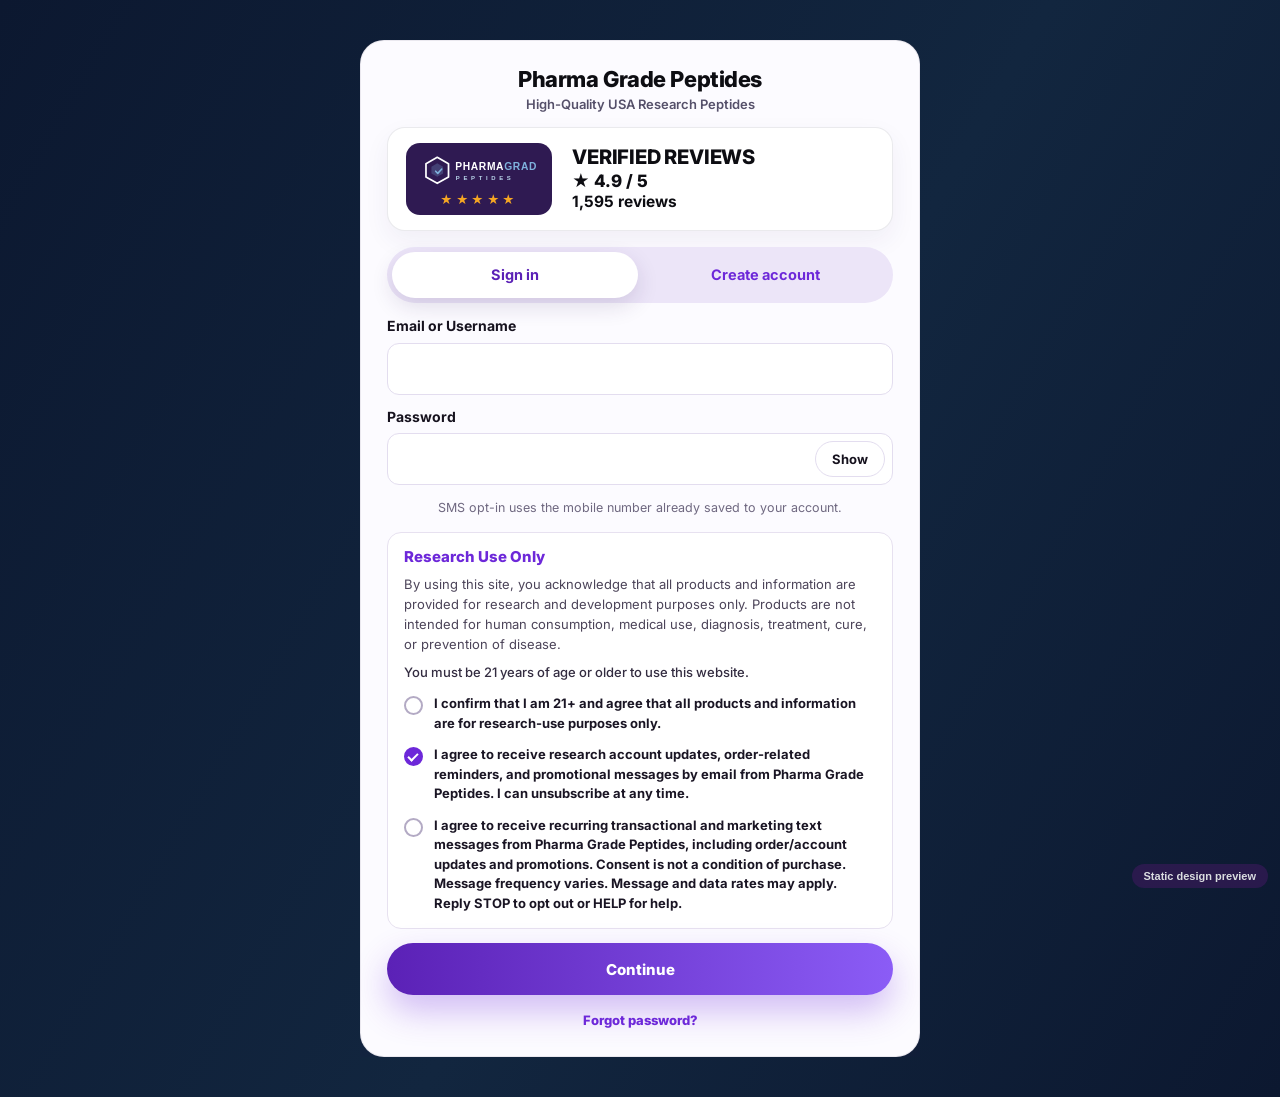
<file: login-card.html>
<!DOCTYPE html><html><head><meta charset="utf-8"><meta name="viewport" content="width=device-width, initial-scale=1">
<title>Login / Sign Form — card only</title>
<link href="https://fonts.googleapis.com/css2?family=Inter:wght@400;500;600;700;800&display=swap" rel="stylesheet">
<link rel="stylesheet" href="assets/css/auth.css">
<style>body{margin:0;background:linear-gradient(120deg,#0c1830,#12263f 55%,#0c1830);min-height:100vh;display:flex;align-items:center;justify-content:center;padding:40px}</style>
</head><body>
<div class="pga pga--card-only" data-mode="login"><div class="pga-shell"><div class="pga-card">
					<p class="pga-card__title">Pharma Grade Peptides</p>
					<p class="pga-card__kicker">High-Quality USA Research Peptides</p>

					<div class="pga-reviews" aria-label="Verified reviews: 4.9 / 5 from 1,595 reviews">
						<div class="pga-reviews__brand" aria-hidden="true">
							<img decoding="async" src="assets/img/logo-light.svg" alt="" width="128" height="36">
							<span class="pga-reviews__stars">&#9733;&#9733;&#9733;&#9733;&#9733;</span>
						</div>
						<div class="pga-reviews__score">
							<b>VERIFIED REVIEWS</b>
							<span class="pga-reviews__scorenum">&#9733; 4.9 / 5</span>
							<small>1,595 reviews</small>
						</div>
					</div>

					<div class="pga-tabs" role="tablist" aria-label="Account access">
						<button type="button" class="pga-tab is-active" data-tab="login" role="tab" aria-selected="true">Sign in</button>
						<button type="button" class="pga-tab" data-tab="register" role="tab" aria-selected="false">Create account</button>
					</div>

					
					<div class="pga-panels">

						<!-- Sign in -->
						<div class="pga-panel is-active" data-panel="login" role="tabpanel">
							<form class="pga-form js-pga-form" data-action="pga_login" novalidate>
								<label class="pga-field">
									<span>Email or Username</span>
									<input type="text" name="login" autocomplete="username" required>
								</label>
								<label class="pga-field">
									<span>Password</span>
									<span class="pga-password">
										<input class="pga-password__input" type="password" name="password" autocomplete="current-password" required>
										<button type="button" class="pga-password__toggle js-pga-toggle" data-show="Show" data-hide="Hide">Show</button>
									</span>
								</label>

								<p class="pga-smsnote">SMS opt-in uses the mobile number already saved to your account.</p>

								<div class="pga-terms">
									<p class="pga-terms__head">Research Use Only</p>
									<div class="pga-terms__body">
										<p>By using this site, you acknowledge that all products and information are provided for research and development purposes only. Products are not intended for human consumption, medical use, diagnosis, treatment, cure, or prevention of disease.</p>
										<p class="pga-terms__strong">You must be 21 years of age or older to use this website.</p>
									</div>
									<label class="pga-check">
										<input type="checkbox" name="confirm21" value="1" required>
										<span>I confirm that I am 21+ and agree that all products and information are for research-use purposes only.</span>
									</label>
									<label class="pga-check">
										<input type="checkbox" name="optin_email" value="1" checked>
										<span>I agree to receive research account updates, order-related reminders, and promotional messages by email from Pharma Grade Peptides. I can unsubscribe at any time.</span>
									</label>
									<label class="pga-check">
										<input type="checkbox" name="optin_sms" value="1">
										<span>I agree to receive recurring transactional and marketing text messages from Pharma Grade Peptides, including order/account updates and promotions. Consent is not a condition of purchase. Message frequency varies. Message and data rates may apply. Reply STOP to opt out or HELP for help.</span>
									</label>
								</div>

								<label class="pga-hp" aria-hidden="true">Leave this field empty<input type="text" name="website" tabindex="-1" autocomplete="off"></label>
								<button type="submit" class="pga-btn">Continue</button>
								<p class="pga-small"><a href="#" class="js-pga-forgot-link">Forgot password?</a></p>
							</form>
						</div>

						<!-- Register -->
						<div class="pga-panel" data-panel="register" role="tabpanel">
							<form class="pga-form js-pga-form" data-action="pga_register" novalidate>
								<label class="pga-field">
									<span>Username</span>
									<input type="text" name="username" autocomplete="username" placeholder="Auto-generated if left blank">
								</label>
								<label class="pga-field">
									<span>Email</span>
									<input type="email" name="email" autocomplete="email" required>
								</label>
								<label class="pga-field">
									<span>Mobile phone number</span>
									<input type="tel" name="phone" autocomplete="tel" placeholder="For order and delivery updates">
								</label>
								<label class="pga-field">
									<span>Birthdate</span>
									<input type="date" name="birthdate" autocomplete="bday" required>
									<span class="pga-field-note">You must be 21 or older to hold a research account.</span>
								</label>
								<label class="pga-field">
									<span>Password</span>
									<span class="pga-password">
										<input class="pga-password__input" type="password" name="password" autocomplete="new-password" minlength="8" required>
										<button type="button" class="pga-password__toggle js-pga-toggle" data-show="Show" data-hide="Hide">Show</button>
									</span>
									<span class="pga-field-note">At least 8 characters.</span>
								</label>
								<label class="pga-field">
									<span>Confirm password</span>
									<span class="pga-password">
										<input class="pga-password__input" type="password" name="password2" autocomplete="new-password" minlength="8" required>
										<button type="button" class="pga-password__toggle js-pga-toggle" data-show="Show" data-hide="Hide">Show</button>
									</span>
								</label>

								<div class="pga-terms">
									<p class="pga-terms__head">Research Use Only</p>
									<div class="pga-terms__body">
										<p>By using this site, you acknowledge that all products and information are provided for research and development purposes only. Products are not intended for human consumption, medical use, diagnosis, treatment, cure, or prevention of disease.</p>
										<p class="pga-terms__strong">You must be 21 years of age or older to use this website.</p>
									</div>
									<label class="pga-check">
										<input type="checkbox" name="consent_research" value="1" required>
										<span>I confirm that I am 21+ and agree that all products and information are for research-use purposes only.</span>
									</label>
									<label class="pga-check">
										<input type="checkbox" name="optin_email" value="1" checked>
										<span>I agree to receive research account updates, order-related reminders, and promotional messages by email from Pharma Grade Peptides. I can unsubscribe at any time.</span>
									</label>
									<label class="pga-check">
										<input type="checkbox" name="optin_sms" value="1">
										<span>I agree to receive recurring transactional and marketing text messages from Pharma Grade Peptides, including order/account updates and promotions. Consent is not a condition of purchase. Message frequency varies. Message and data rates may apply. Reply STOP to opt out or HELP for help.</span>
									</label>
								</div>

								<label class="pga-hp" aria-hidden="true">Leave this field empty<input type="text" name="website" tabindex="-1" autocomplete="off"></label>
								<button type="submit" class="pga-btn">Create account</button>
								<p class="pga-small">Already registered? <a href="#" class="js-pga-login-link">Sign in</a></p>
							</form>
						</div>

						<!-- Password reset -->
						<div class="pga-panel pga-reset-view" data-panel="forgot" role="tabpanel">
							<h2>Reset your password</h2>
							<p>Enter your email or username and we will send a secure reset link.</p>
							<form class="pga-form js-pga-form" data-action="pga_forgot" novalidate>
								<label class="pga-field">
									<span>Email or Username</span>
									<input type="text" name="login" autocomplete="username" required>
								</label>
								<label class="pga-hp" aria-hidden="true">Leave this field empty<input type="text" name="website" tabindex="-1" autocomplete="off"></label>
								<button type="submit" class="pga-btn">Send reset link</button>
								<p class="pga-small"><a href="#" class="js-pga-login-link">Back to sign in</a></p>
							</form>
						</div>
					</div>
				</div>
			</div></div></div>
<div style="position:fixed;bottom:12px;right:12px;background:#2f1a52;color:#fff;font:700 11px Arial;padding:6px 12px;border-radius:999px;opacity:.85">Static design preview</div>
</body></html>
</file>
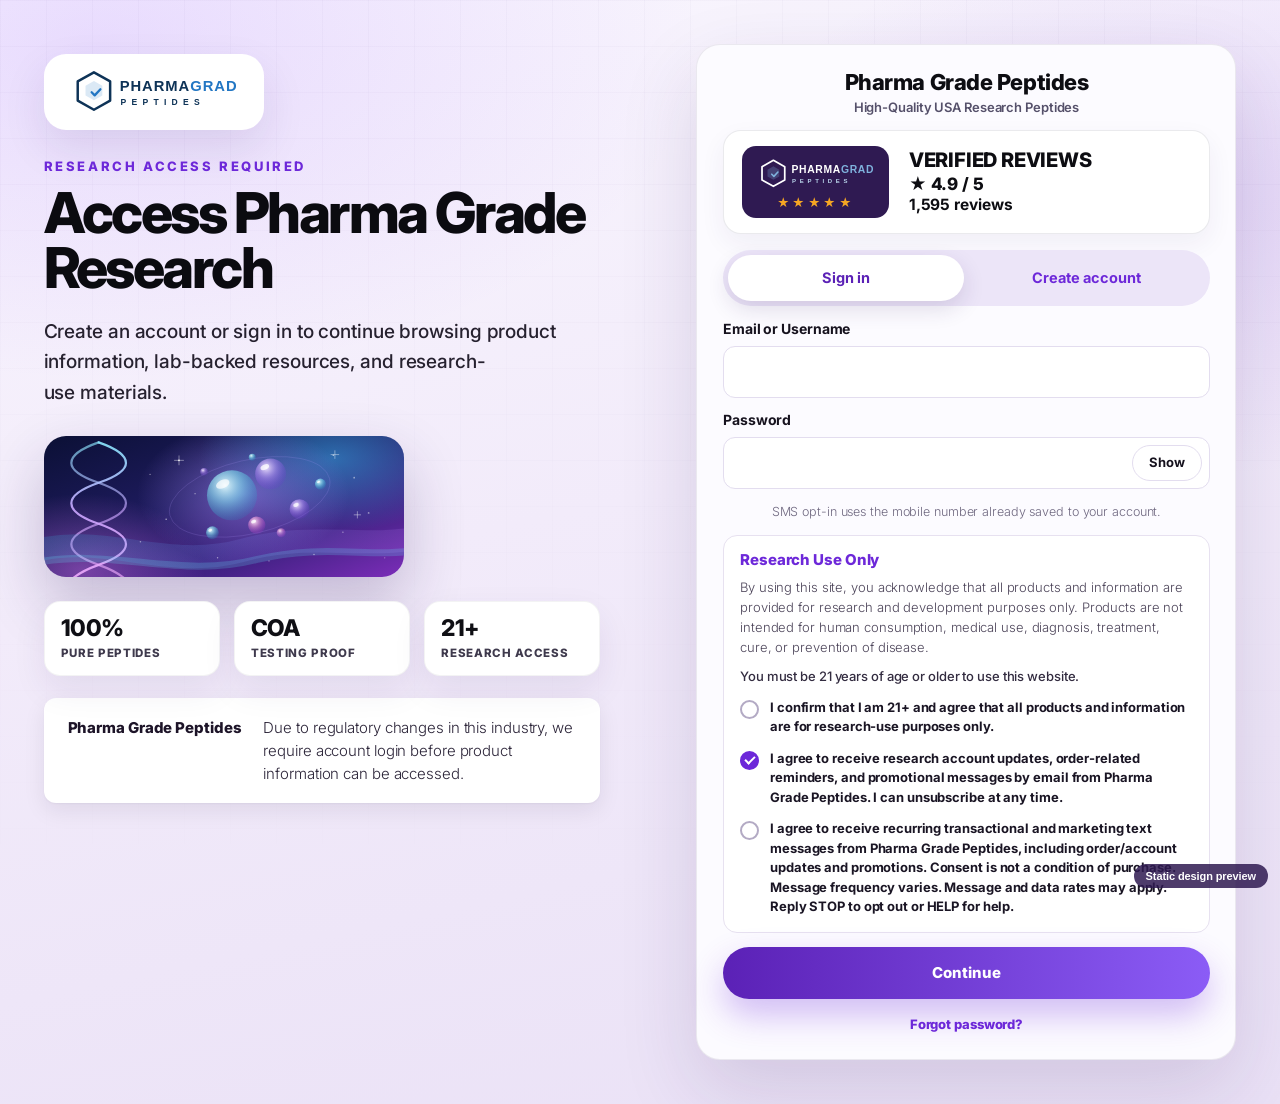
<file: login.html>
<!DOCTYPE html>
<html lang="en-US">
<head>
	<meta charset="UTF-8">
	<meta name="viewport" content="width=device-width, initial-scale=1">
	<link rel="preconnect" href="https://fonts.gstatic.com" crossorigin>
	<meta name="viewport" content="width=device-width, initial-scale=1" />
<meta name='robots' content='max-image-preview:large' />
<title>Research Access &#8211; pharmagradepeptides</title>
<link rel='dns-prefetch' href='//fonts.googleapis.com' />




<style id="wp-img-auto-sizes-contain-inline-css">
img:is([sizes=auto i],[sizes^="auto," i]){contain-intrinsic-size:3000px 1500px}
/*# sourceURL=wp-img-auto-sizes-contain-inline-css */
</style>
<style id="wp-emoji-styles-inline-css">

	img.wp-smiley, img.emoji {
		display: inline !important;
		border: none !important;
		box-shadow: none !important;
		height: 1em !important;
		width: 1em !important;
		margin: 0 0.07em !important;
		vertical-align: -0.1em !important;
		background: none !important;
		padding: 0 !important;
	}
/*# sourceURL=wp-emoji-styles-inline-css */
</style>
<style id="wp-block-library-inline-css">
:root{--wp-block-synced-color:#7a00df;--wp-block-synced-color--rgb:122,0,223;--wp-bound-block-color:var(--wp-block-synced-color);--wp-editor-canvas-background:#ddd;--wp-admin-theme-color:#007cba;--wp-admin-theme-color--rgb:0,124,186;--wp-admin-theme-color-darker-10:#006ba1;--wp-admin-theme-color-darker-10--rgb:0,107,160.5;--wp-admin-theme-color-darker-20:#005a87;--wp-admin-theme-color-darker-20--rgb:0,90,135;--wp-admin-border-width-focus:2px}@media (min-resolution:192dpi){:root{--wp-admin-border-width-focus:1.5px}}.wp-element-button{cursor:pointer}:root .has-very-light-gray-background-color{background-color:#eee}:root .has-very-dark-gray-background-color{background-color:#313131}:root .has-very-light-gray-color{color:#eee}:root .has-very-dark-gray-color{color:#313131}:root .has-vivid-green-cyan-to-vivid-cyan-blue-gradient-background{background:linear-gradient(135deg,#00d084,#0693e3)}:root .has-purple-crush-gradient-background{background:linear-gradient(135deg,#34e2e4,#4721fb 50%,#ab1dfe)}:root .has-hazy-dawn-gradient-background{background:linear-gradient(135deg,#faaca8,#dad0ec)}:root .has-subdued-olive-gradient-background{background:linear-gradient(135deg,#fafae1,#67a671)}:root .has-atomic-cream-gradient-background{background:linear-gradient(135deg,#fdd79a,#004a59)}:root .has-nightshade-gradient-background{background:linear-gradient(135deg,#330968,#31cdcf)}:root .has-midnight-gradient-background{background:linear-gradient(135deg,#020381,#2874fc)}:root{--wp--preset--font-size--normal:16px;--wp--preset--font-size--huge:42px}.has-regular-font-size{font-size:1em}.has-larger-font-size{font-size:2.625em}.has-normal-font-size{font-size:var(--wp--preset--font-size--normal)}.has-huge-font-size{font-size:var(--wp--preset--font-size--huge)}:root .has-text-align-center{text-align:center}:root .has-text-align-left{text-align:left}:root .has-text-align-right{text-align:right}.has-fit-text{white-space:nowrap!important}#end-resizable-editor-section{display:none}.aligncenter{clear:both}.items-justified-left{justify-content:flex-start}.items-justified-center{justify-content:center}.items-justified-right{justify-content:flex-end}.items-justified-space-between{justify-content:space-between}.screen-reader-text{word-wrap:normal!important;border:0;clip-path:inset(50%);height:1px;margin:-1px;overflow:hidden;padding:0;position:absolute;width:1px;word-break:normal!important}.screen-reader-text:focus{background-color:#ddd;clip-path:none;color:#444;display:block;font-size:1em;height:auto;left:5px;line-height:normal;padding:15px 23px 14px;text-decoration:none;top:5px;width:auto;z-index:100000}html :where(.has-border-color){border-style:solid}html :where([style^=border-color],[style*=";border-color"],[style*="; border-color"]){border-style:solid}html :where([style^=border-top-color],[style*=";border-top-color"],[style*="; border-top-color"]){border-top-style:solid}html :where([style^=border-right-color],[style*=";border-right-color"],[style*="; border-right-color"]){border-right-style:solid}html :where([style^=border-bottom-color],[style*=";border-bottom-color"],[style*="; border-bottom-color"]){border-bottom-style:solid}html :where([style^=border-left-color],[style*=";border-left-color"],[style*="; border-left-color"]){border-left-style:solid}html :where([style^=border-width],[style*=";border-width"],[style*="; border-width"]){border-style:solid}html :where([style^=border-top-width],[style*=";border-top-width"],[style*="; border-top-width"]){border-top-style:solid}html :where([style^=border-right-width],[style*=";border-right-width"],[style*="; border-right-width"]){border-right-style:solid}html :where([style^=border-bottom-width],[style*=";border-bottom-width"],[style*="; border-bottom-width"]){border-bottom-style:solid}html :where([style^=border-left-width],[style*=";border-left-width"],[style*="; border-left-width"]){border-left-style:solid}html :where(img[class*=wp-image-]){height:auto;max-width:100%}:where(figure){margin:0 0 1em}html :where(.is-position-sticky){--wp-admin--admin-bar--position-offset:var(--wp-admin--admin-bar--height,0px)}@media screen and (max-width:600px){html :where(.is-position-sticky){--wp-admin--admin-bar--position-offset:0px}}
/*# sourceURL=/wp-includes/css/dist/block-library/common.min.css */
</style>
<style id="global-styles-inline-css">
:root{--wp--preset--aspect-ratio--square: 1;--wp--preset--aspect-ratio--4-3: 4/3;--wp--preset--aspect-ratio--3-4: 3/4;--wp--preset--aspect-ratio--3-2: 3/2;--wp--preset--aspect-ratio--2-3: 2/3;--wp--preset--aspect-ratio--16-9: 16/9;--wp--preset--aspect-ratio--9-16: 9/16;--wp--preset--color--black: #000000;--wp--preset--color--cyan-bluish-gray: #abb8c3;--wp--preset--color--white: #ffffff;--wp--preset--color--pale-pink: #f78da7;--wp--preset--color--vivid-red: #cf2e2e;--wp--preset--color--luminous-vivid-orange: #ff6900;--wp--preset--color--luminous-vivid-amber: #fcb900;--wp--preset--color--light-green-cyan: #7bdcb5;--wp--preset--color--vivid-green-cyan: #00d084;--wp--preset--color--pale-cyan-blue: #8ed1fc;--wp--preset--color--vivid-cyan-blue: #0693e3;--wp--preset--color--vivid-purple: #9b51e0;--wp--preset--color--base: #FFFFFF;--wp--preset--color--contrast: #111111;--wp--preset--color--accent-1: #FFEE58;--wp--preset--color--accent-2: #F6CFF4;--wp--preset--color--accent-3: #503AA8;--wp--preset--color--accent-4: #686868;--wp--preset--color--accent-5: #FBFAF3;--wp--preset--color--accent-6: color-mix(in srgb, currentColor 20%, transparent);--wp--preset--gradient--vivid-cyan-blue-to-vivid-purple: linear-gradient(135deg,rgb(6,147,227) 0%,rgb(155,81,224) 100%);--wp--preset--gradient--light-green-cyan-to-vivid-green-cyan: linear-gradient(135deg,rgb(122,220,180) 0%,rgb(0,208,130) 100%);--wp--preset--gradient--luminous-vivid-amber-to-luminous-vivid-orange: linear-gradient(135deg,rgb(252,185,0) 0%,rgb(255,105,0) 100%);--wp--preset--gradient--luminous-vivid-orange-to-vivid-red: linear-gradient(135deg,rgb(255,105,0) 0%,rgb(207,46,46) 100%);--wp--preset--gradient--very-light-gray-to-cyan-bluish-gray: linear-gradient(135deg,rgb(238,238,238) 0%,rgb(169,184,195) 100%);--wp--preset--gradient--cool-to-warm-spectrum: linear-gradient(135deg,rgb(74,234,220) 0%,rgb(151,120,209) 20%,rgb(207,42,186) 40%,rgb(238,44,130) 60%,rgb(251,105,98) 80%,rgb(254,248,76) 100%);--wp--preset--gradient--blush-light-purple: linear-gradient(135deg,rgb(255,206,236) 0%,rgb(152,150,240) 100%);--wp--preset--gradient--blush-bordeaux: linear-gradient(135deg,rgb(254,205,165) 0%,rgb(254,45,45) 50%,rgb(107,0,62) 100%);--wp--preset--gradient--luminous-dusk: linear-gradient(135deg,rgb(255,203,112) 0%,rgb(199,81,192) 50%,rgb(65,88,208) 100%);--wp--preset--gradient--pale-ocean: linear-gradient(135deg,rgb(255,245,203) 0%,rgb(182,227,212) 50%,rgb(51,167,181) 100%);--wp--preset--gradient--electric-grass: linear-gradient(135deg,rgb(202,248,128) 0%,rgb(113,206,126) 100%);--wp--preset--gradient--midnight: linear-gradient(135deg,rgb(2,3,129) 0%,rgb(40,116,252) 100%);--wp--preset--font-size--small: 0.875rem;--wp--preset--font-size--medium: clamp(1rem, 1rem + ((1vw - 0.2rem) * 0.196), 1.125rem);--wp--preset--font-size--large: clamp(1.125rem, 1.125rem + ((1vw - 0.2rem) * 0.392), 1.375rem);--wp--preset--font-size--x-large: clamp(1.75rem, 1.75rem + ((1vw - 0.2rem) * 0.392), 2rem);--wp--preset--font-size--xx-large: clamp(2.15rem, 2.15rem + ((1vw - 0.2rem) * 1.333), 3rem);--wp--preset--font-family--manrope: Manrope, sans-serif;--wp--preset--font-family--fira-code: "Fira Code", monospace;--wp--preset--spacing--20: 10px;--wp--preset--spacing--30: 20px;--wp--preset--spacing--40: 30px;--wp--preset--spacing--50: clamp(30px, 5vw, 50px);--wp--preset--spacing--60: clamp(30px, 7vw, 70px);--wp--preset--spacing--70: clamp(50px, 7vw, 90px);--wp--preset--spacing--80: clamp(70px, 10vw, 140px);--wp--preset--shadow--natural: 6px 6px 9px rgba(0, 0, 0, 0.2);--wp--preset--shadow--deep: 12px 12px 50px rgba(0, 0, 0, 0.4);--wp--preset--shadow--sharp: 6px 6px 0px rgba(0, 0, 0, 0.2);--wp--preset--shadow--outlined: 6px 6px 0px -3px rgb(255, 255, 255), 6px 6px rgb(0, 0, 0);--wp--preset--shadow--crisp: 6px 6px 0px rgb(0, 0, 0);}.wp-block-button{--wp--preset--dimension--25: 25%;--wp--preset--dimension--50: 50%;--wp--preset--dimension--75: 75%;--wp--preset--dimension--100: 100%;}:root { --wp--style--global--content-size: 645px;--wp--style--global--wide-size: 1340px; }:where(body) { margin: 0; }.wp-site-blocks { padding-top: var(--wp--style--root--padding-top); padding-bottom: var(--wp--style--root--padding-bottom); }.has-global-padding { padding-right: var(--wp--style--root--padding-right); padding-left: var(--wp--style--root--padding-left); }.has-global-padding > .alignfull { margin-right: calc(var(--wp--style--root--padding-right) * -1); margin-left: calc(var(--wp--style--root--padding-left) * -1); }.has-global-padding :where(:not(.alignfull.is-layout-flow) > .has-global-padding:not(.wp-block-block, .alignfull)) { padding-right: 0; padding-left: 0; }.has-global-padding :where(:not(.alignfull.is-layout-flow) > .has-global-padding:not(.wp-block-block, .alignfull)) > .alignfull { margin-left: 0; margin-right: 0; }.wp-site-blocks > .alignleft { float: left; margin-right: 2em; }.wp-site-blocks > .alignright { float: right; margin-left: 2em; }.wp-site-blocks > .aligncenter { justify-content: center; margin-left: auto; margin-right: auto; }:where(.wp-site-blocks) > * { margin-block-start: 1.2rem; margin-block-end: 0; }:where(.wp-site-blocks) > :first-child { margin-block-start: 0; }:where(.wp-site-blocks) > :last-child { margin-block-end: 0; }:root { --wp--style--block-gap: 1.2rem; }:root :where(.is-layout-flow) > :first-child{margin-block-start: 0;}:root :where(.is-layout-flow) > :last-child{margin-block-end: 0;}:root :where(.is-layout-flow) > *{margin-block-start: 1.2rem;margin-block-end: 0;}:root :where(.is-layout-constrained) > :first-child{margin-block-start: 0;}:root :where(.is-layout-constrained) > :last-child{margin-block-end: 0;}:root :where(.is-layout-constrained) > *{margin-block-start: 1.2rem;margin-block-end: 0;}:root :where(.is-layout-flex){gap: 1.2rem;}:root :where(.is-layout-grid){gap: 1.2rem;}.is-layout-flow > .alignleft{float: left;margin-inline-start: 0;margin-inline-end: 2em;}.is-layout-flow > .alignright{float: right;margin-inline-start: 2em;margin-inline-end: 0;}.is-layout-flow > .aligncenter{margin-left: auto !important;margin-right: auto !important;}.is-layout-constrained > .alignleft{float: left;margin-inline-start: 0;margin-inline-end: 2em;}.is-layout-constrained > .alignright{float: right;margin-inline-start: 2em;margin-inline-end: 0;}.is-layout-constrained > .aligncenter{margin-left: auto !important;margin-right: auto !important;}.is-layout-constrained > :where(:not(.alignleft):not(.alignright):not(.alignfull)){max-width: var(--wp--style--global--content-size);margin-left: auto !important;margin-right: auto !important;}.is-layout-constrained > .alignwide{max-width: var(--wp--style--global--wide-size);}body .is-layout-flex{display: flex;}.is-layout-flex{flex-wrap: wrap;align-items: center;}.is-layout-flex > :is(*, div){margin: 0;}body .is-layout-grid{display: grid;}.is-layout-grid > :is(*, div){margin: 0;}body{background-color: var(--wp--preset--color--base);color: var(--wp--preset--color--contrast);font-family: var(--wp--preset--font-family--manrope);font-size: var(--wp--preset--font-size--large);font-weight: 300;letter-spacing: -0.1px;line-height: 1.4;--wp--style--root--padding-top: 0px;--wp--style--root--padding-right: var(--wp--preset--spacing--50);--wp--style--root--padding-bottom: 0px;--wp--style--root--padding-left: var(--wp--preset--spacing--50);}a:where(:not(.wp-element-button)){color: currentColor;}:root :where(a:where(:not(.wp-element-button)):hover){text-decoration: none;}h1, h2, h3, h4, h5, h6{font-weight: 400;letter-spacing: -0.1px;line-height: 1.125;}h1{font-size: var(--wp--preset--font-size--xx-large);}h2{font-size: var(--wp--preset--font-size--x-large);}h3{font-size: var(--wp--preset--font-size--large);}h4{font-size: var(--wp--preset--font-size--medium);}h5{font-size: var(--wp--preset--font-size--small);letter-spacing: 0.5px;}h6{font-size: var(--wp--preset--font-size--small);font-weight: 700;letter-spacing: 1.4px;text-transform: uppercase;}:root :where(.wp-element-button, .wp-block-button__link){background-color: var(--wp--preset--color--contrast);border-width: 0;color: var(--wp--preset--color--base);font-family: inherit;font-size: var(--wp--preset--font-size--medium);font-style: inherit;font-weight: inherit;letter-spacing: inherit;line-height: inherit;padding-top: 1rem;padding-right: 2.25rem;padding-bottom: 1rem;padding-left: 2.25rem;text-decoration: none;text-transform: inherit;}:root :where(.wp-element-button:hover, .wp-block-button__link:hover){background-color: color-mix(in srgb, var(--wp--preset--color--contrast) 85%, transparent);border-color: transparent;color: var(--wp--preset--color--base);}:root :where(.wp-element-button:focus, .wp-block-button__link:focus){outline-color: var(--wp--preset--color--accent-4);outline-offset: 2px;}:root :where(.wp-element-caption, .wp-block-audio figcaption, .wp-block-embed figcaption, .wp-block-gallery figcaption, .wp-block-image figcaption, .wp-block-table figcaption, .wp-block-video figcaption){font-size: var(--wp--preset--font-size--small);line-height: 1.4;}.has-black-color{color: var(--wp--preset--color--black) !important;}.has-cyan-bluish-gray-color{color: var(--wp--preset--color--cyan-bluish-gray) !important;}.has-white-color{color: var(--wp--preset--color--white) !important;}.has-pale-pink-color{color: var(--wp--preset--color--pale-pink) !important;}.has-vivid-red-color{color: var(--wp--preset--color--vivid-red) !important;}.has-luminous-vivid-orange-color{color: var(--wp--preset--color--luminous-vivid-orange) !important;}.has-luminous-vivid-amber-color{color: var(--wp--preset--color--luminous-vivid-amber) !important;}.has-light-green-cyan-color{color: var(--wp--preset--color--light-green-cyan) !important;}.has-vivid-green-cyan-color{color: var(--wp--preset--color--vivid-green-cyan) !important;}.has-pale-cyan-blue-color{color: var(--wp--preset--color--pale-cyan-blue) !important;}.has-vivid-cyan-blue-color{color: var(--wp--preset--color--vivid-cyan-blue) !important;}.has-vivid-purple-color{color: var(--wp--preset--color--vivid-purple) !important;}.has-base-color{color: var(--wp--preset--color--base) !important;}.has-contrast-color{color: var(--wp--preset--color--contrast) !important;}.has-accent-1-color{color: var(--wp--preset--color--accent-1) !important;}.has-accent-2-color{color: var(--wp--preset--color--accent-2) !important;}.has-accent-3-color{color: var(--wp--preset--color--accent-3) !important;}.has-accent-4-color{color: var(--wp--preset--color--accent-4) !important;}.has-accent-5-color{color: var(--wp--preset--color--accent-5) !important;}.has-accent-6-color{color: var(--wp--preset--color--accent-6) !important;}.has-black-background-color{background-color: var(--wp--preset--color--black) !important;}.has-cyan-bluish-gray-background-color{background-color: var(--wp--preset--color--cyan-bluish-gray) !important;}.has-white-background-color{background-color: var(--wp--preset--color--white) !important;}.has-pale-pink-background-color{background-color: var(--wp--preset--color--pale-pink) !important;}.has-vivid-red-background-color{background-color: var(--wp--preset--color--vivid-red) !important;}.has-luminous-vivid-orange-background-color{background-color: var(--wp--preset--color--luminous-vivid-orange) !important;}.has-luminous-vivid-amber-background-color{background-color: var(--wp--preset--color--luminous-vivid-amber) !important;}.has-light-green-cyan-background-color{background-color: var(--wp--preset--color--light-green-cyan) !important;}.has-vivid-green-cyan-background-color{background-color: var(--wp--preset--color--vivid-green-cyan) !important;}.has-pale-cyan-blue-background-color{background-color: var(--wp--preset--color--pale-cyan-blue) !important;}.has-vivid-cyan-blue-background-color{background-color: var(--wp--preset--color--vivid-cyan-blue) !important;}.has-vivid-purple-background-color{background-color: var(--wp--preset--color--vivid-purple) !important;}.has-base-background-color{background-color: var(--wp--preset--color--base) !important;}.has-contrast-background-color{background-color: var(--wp--preset--color--contrast) !important;}.has-accent-1-background-color{background-color: var(--wp--preset--color--accent-1) !important;}.has-accent-2-background-color{background-color: var(--wp--preset--color--accent-2) !important;}.has-accent-3-background-color{background-color: var(--wp--preset--color--accent-3) !important;}.has-accent-4-background-color{background-color: var(--wp--preset--color--accent-4) !important;}.has-accent-5-background-color{background-color: var(--wp--preset--color--accent-5) !important;}.has-accent-6-background-color{background-color: var(--wp--preset--color--accent-6) !important;}.has-black-border-color{border-color: var(--wp--preset--color--black) !important;}.has-cyan-bluish-gray-border-color{border-color: var(--wp--preset--color--cyan-bluish-gray) !important;}.has-white-border-color{border-color: var(--wp--preset--color--white) !important;}.has-pale-pink-border-color{border-color: var(--wp--preset--color--pale-pink) !important;}.has-vivid-red-border-color{border-color: var(--wp--preset--color--vivid-red) !important;}.has-luminous-vivid-orange-border-color{border-color: var(--wp--preset--color--luminous-vivid-orange) !important;}.has-luminous-vivid-amber-border-color{border-color: var(--wp--preset--color--luminous-vivid-amber) !important;}.has-light-green-cyan-border-color{border-color: var(--wp--preset--color--light-green-cyan) !important;}.has-vivid-green-cyan-border-color{border-color: var(--wp--preset--color--vivid-green-cyan) !important;}.has-pale-cyan-blue-border-color{border-color: var(--wp--preset--color--pale-cyan-blue) !important;}.has-vivid-cyan-blue-border-color{border-color: var(--wp--preset--color--vivid-cyan-blue) !important;}.has-vivid-purple-border-color{border-color: var(--wp--preset--color--vivid-purple) !important;}.has-base-border-color{border-color: var(--wp--preset--color--base) !important;}.has-contrast-border-color{border-color: var(--wp--preset--color--contrast) !important;}.has-accent-1-border-color{border-color: var(--wp--preset--color--accent-1) !important;}.has-accent-2-border-color{border-color: var(--wp--preset--color--accent-2) !important;}.has-accent-3-border-color{border-color: var(--wp--preset--color--accent-3) !important;}.has-accent-4-border-color{border-color: var(--wp--preset--color--accent-4) !important;}.has-accent-5-border-color{border-color: var(--wp--preset--color--accent-5) !important;}.has-accent-6-border-color{border-color: var(--wp--preset--color--accent-6) !important;}.has-vivid-cyan-blue-to-vivid-purple-gradient-background{background: var(--wp--preset--gradient--vivid-cyan-blue-to-vivid-purple) !important;}.has-light-green-cyan-to-vivid-green-cyan-gradient-background{background: var(--wp--preset--gradient--light-green-cyan-to-vivid-green-cyan) !important;}.has-luminous-vivid-amber-to-luminous-vivid-orange-gradient-background{background: var(--wp--preset--gradient--luminous-vivid-amber-to-luminous-vivid-orange) !important;}.has-luminous-vivid-orange-to-vivid-red-gradient-background{background: var(--wp--preset--gradient--luminous-vivid-orange-to-vivid-red) !important;}.has-very-light-gray-to-cyan-bluish-gray-gradient-background{background: var(--wp--preset--gradient--very-light-gray-to-cyan-bluish-gray) !important;}.has-cool-to-warm-spectrum-gradient-background{background: var(--wp--preset--gradient--cool-to-warm-spectrum) !important;}.has-blush-light-purple-gradient-background{background: var(--wp--preset--gradient--blush-light-purple) !important;}.has-blush-bordeaux-gradient-background{background: var(--wp--preset--gradient--blush-bordeaux) !important;}.has-luminous-dusk-gradient-background{background: var(--wp--preset--gradient--luminous-dusk) !important;}.has-pale-ocean-gradient-background{background: var(--wp--preset--gradient--pale-ocean) !important;}.has-electric-grass-gradient-background{background: var(--wp--preset--gradient--electric-grass) !important;}.has-midnight-gradient-background{background: var(--wp--preset--gradient--midnight) !important;}.has-small-font-size{font-size: var(--wp--preset--font-size--small) !important;}.has-medium-font-size{font-size: var(--wp--preset--font-size--medium) !important;}.has-large-font-size{font-size: var(--wp--preset--font-size--large) !important;}.has-x-large-font-size{font-size: var(--wp--preset--font-size--x-large) !important;}.has-xx-large-font-size{font-size: var(--wp--preset--font-size--xx-large) !important;}.has-manrope-font-family{font-family: var(--wp--preset--font-family--manrope) !important;}.has-fira-code-font-family{font-family: var(--wp--preset--font-family--fira-code) !important;}
/*# sourceURL=global-styles-inline-css */
</style>
<style id="wp-block-template-skip-link-inline-css">
/*! This file is auto-generated */
.skip-link.screen-reader-text{border:0;clip-path:inset(50%);height:1px;margin:-1px;overflow:hidden;padding:0;position:absolute!important;width:1px;word-wrap:normal!important;word-break:normal!important}.skip-link.screen-reader-text:focus{background-color:#eee;clip-path:none;color:#444;display:block;font-size:1em;height:auto;left:5px;line-height:normal;padding:15px 23px 14px;text-decoration:none;top:5px;width:auto;z-index:100000}
/*# sourceURL=/wp-includes/css/wp-block-template-skip-link.min.css */
</style>
<style id="twentytwentyfive-style-inline-css">
a{text-decoration-thickness:1px!important;text-underline-offset:.1em}:where(.wp-site-blocks :focus){outline-width:2px;outline-style:solid}.wp-block-navigation .wp-block-navigation-submenu .wp-block-navigation-item:not(:last-child){margin-bottom:3px}.wp-block-navigation .wp-block-navigation-item .wp-block-navigation-item__content{outline-offset:4px}.wp-block-navigation .wp-block-navigation-item ul.wp-block-navigation__submenu-container .wp-block-navigation-item__content{outline-offset:0}blockquote,caption,figcaption,h1,h2,h3,h4,h5,h6,p{text-wrap:pretty}.more-link{display:block}:where(pre){overflow-x:auto}
/*# sourceURL=http://localhost:10399/wp-content/themes/twentytwentyfive/style.min.css */
</style>
<link rel='stylesheet' id='pga-fonts-css' href='https://fonts.googleapis.com/css2?family=Inter:wght@400;500;600;700;800&#038;display=swap' media='all' />
<link rel='stylesheet' id='pga-auth-css' href='assets/css/auth.css' media='all' />
<link rel="https://api.w.org/" href="http://localhost:10399/wp-json/" />


<link rel='shortlink' href='http://localhost:10399/?p=6' />

			<style>
				.e-con.e-parent:nth-of-type(n+4):not(.e-lazyloaded):not(.e-no-lazyload),
				.e-con.e-parent:nth-of-type(n+4):not(.e-lazyloaded):not(.e-no-lazyload) * {
					background-image: none !important;
				}
				@media screen and (max-height: 1024px) {
					.e-con.e-parent:nth-of-type(n+3):not(.e-lazyloaded):not(.e-no-lazyload),
					.e-con.e-parent:nth-of-type(n+3):not(.e-lazyloaded):not(.e-no-lazyload) * {
						background-image: none !important;
					}
				}
				@media screen and (max-height: 640px) {
					.e-con.e-parent:nth-of-type(n+2):not(.e-lazyloaded):not(.e-no-lazyload),
					.e-con.e-parent:nth-of-type(n+2):not(.e-lazyloaded):not(.e-no-lazyload) * {
						background-image: none !important;
					}
				}
			</style>
			<style class="wp-fonts-local">
@font-face{font-family:Manrope;font-style:normal;font-weight:200 800;font-display:fallback;src:url('http://localhost:10399/wp-content/themes/twentytwentyfive/assets/fonts/manrope/Manrope-VariableFont_wght.woff2') format('woff2');}
@font-face{font-family:"Fira Code";font-style:normal;font-weight:300 700;font-display:fallback;src:url('http://localhost:10399/wp-content/themes/twentytwentyfive/assets/fonts/fira-code/FiraCode-VariableFont_wght.woff2') format('woff2');}
</style>
</head>
<body class="wp-singular page-template-default page page-id-6 wp-embed-responsive wp-theme-twentytwentyfive pgp-standalone elementor-default elementor-kit-12">
		<div class="pga" data-mode="login">
			<div class="pga-shell">

								<!-- Left: brand story -->
				<div class="pga-story">
					<div class="pga-logobox">
						<img decoding="async" src="assets/img/logo.svg" alt="Pharma Grade Peptides" width="164" height="46">
					</div>

					<p class="pga-eyebrow">Research access required</p>
					<h1>Access Pharma Grade Research</h1>
					<p class="pga-intro">Create an account or sign in to continue browsing product information, lab-backed resources, and research-use materials.</p>

					<figure class="pga-hero">
						<img fetchpriority="high" decoding="async" src="assets/img/access-hero.svg" alt="" width="1120" height="440">
					</figure>

					<div class="pga-proof-grid">
						<div><span>100%</span><small>Pure peptides</small></div>
						<div><span>COA</span><small>Testing proof</small></div>
						<div><span>21+</span><small>Research access</small></div>
					</div>

					<div class="pga-compliance-note">
						<strong>Pharma Grade Peptides</strong>
						<span>Due to regulatory changes in this industry, we require account login before product information can be accessed.</span>
					</div>
				</div>
				
				<!-- Right: auth card -->
				<div class="pga-card">
					<p class="pga-card__title">Pharma Grade Peptides</p>
					<p class="pga-card__kicker">High-Quality USA Research Peptides</p>

					<div class="pga-reviews" aria-label="Verified reviews: 4.9 / 5 from 1,595 reviews">
						<div class="pga-reviews__brand" aria-hidden="true">
							<img decoding="async" src="assets/img/logo-light.svg" alt="" width="128" height="36">
							<span class="pga-reviews__stars">&#9733;&#9733;&#9733;&#9733;&#9733;</span>
						</div>
						<div class="pga-reviews__score">
							<b>VERIFIED REVIEWS</b>
							<span class="pga-reviews__scorenum">&#9733; 4.9 / 5</span>
							<small>1,595 reviews</small>
						</div>
					</div>

					<div class="pga-tabs" role="tablist" aria-label="Account access">
						<button type="button" class="pga-tab is-active" data-tab="login" role="tab" aria-selected="true">Sign in</button>
						<button type="button" class="pga-tab" data-tab="register" role="tab" aria-selected="false">Create account</button>
					</div>

					
					<div class="pga-panels">

						<!-- Sign in -->
						<div class="pga-panel is-active" data-panel="login" role="tabpanel">
							<form class="pga-form js-pga-form" data-action="pga_login" novalidate>
								<label class="pga-field">
									<span>Email or Username</span>
									<input type="text" name="login" autocomplete="username" required>
								</label>
								<label class="pga-field">
									<span>Password</span>
									<span class="pga-password">
										<input class="pga-password__input" type="password" name="password" autocomplete="current-password" required>
										<button type="button" class="pga-password__toggle js-pga-toggle" data-show="Show" data-hide="Hide">Show</button>
									</span>
								</label>

								<p class="pga-smsnote">SMS opt-in uses the mobile number already saved to your account.</p>

								<div class="pga-terms">
									<p class="pga-terms__head">Research Use Only</p>
									<div class="pga-terms__body">
										<p>By using this site, you acknowledge that all products and information are provided for research and development purposes only. Products are not intended for human consumption, medical use, diagnosis, treatment, cure, or prevention of disease.</p>
										<p class="pga-terms__strong">You must be 21 years of age or older to use this website.</p>
									</div>
									<label class="pga-check">
										<input type="checkbox" name="confirm21" value="1" required>
										<span>I confirm that I am 21+ and agree that all products and information are for research-use purposes only.</span>
									</label>
									<label class="pga-check">
										<input type="checkbox" name="optin_email" value="1" checked>
										<span>I agree to receive research account updates, order-related reminders, and promotional messages by email from Pharma Grade Peptides. I can unsubscribe at any time.</span>
									</label>
									<label class="pga-check">
										<input type="checkbox" name="optin_sms" value="1">
										<span>I agree to receive recurring transactional and marketing text messages from Pharma Grade Peptides, including order/account updates and promotions. Consent is not a condition of purchase. Message frequency varies. Message and data rates may apply. Reply STOP to opt out or HELP for help.</span>
									</label>
								</div>

								<label class="pga-hp" aria-hidden="true">Leave this field empty<input type="text" name="website" tabindex="-1" autocomplete="off"></label>
								<button type="submit" class="pga-btn">Continue</button>
								<p class="pga-small"><a href="#" class="js-pga-forgot-link">Forgot password?</a></p>
							</form>
						</div>

						<!-- Register -->
						<div class="pga-panel" data-panel="register" role="tabpanel">
							<form class="pga-form js-pga-form" data-action="pga_register" novalidate>
								<label class="pga-field">
									<span>Username</span>
									<input type="text" name="username" autocomplete="username" placeholder="Auto-generated if left blank">
								</label>
								<label class="pga-field">
									<span>Email</span>
									<input type="email" name="email" autocomplete="email" required>
								</label>
								<label class="pga-field">
									<span>Mobile phone number</span>
									<input type="tel" name="phone" autocomplete="tel" placeholder="For order and delivery updates">
								</label>
								<label class="pga-field">
									<span>Birthdate</span>
									<input type="date" name="birthdate" autocomplete="bday" required>
									<span class="pga-field-note">You must be 21 or older to hold a research account.</span>
								</label>
								<label class="pga-field">
									<span>Password</span>
									<span class="pga-password">
										<input class="pga-password__input" type="password" name="password" autocomplete="new-password" minlength="8" required>
										<button type="button" class="pga-password__toggle js-pga-toggle" data-show="Show" data-hide="Hide">Show</button>
									</span>
									<span class="pga-field-note">At least 8 characters.</span>
								</label>
								<label class="pga-field">
									<span>Confirm password</span>
									<span class="pga-password">
										<input class="pga-password__input" type="password" name="password2" autocomplete="new-password" minlength="8" required>
										<button type="button" class="pga-password__toggle js-pga-toggle" data-show="Show" data-hide="Hide">Show</button>
									</span>
								</label>

								<div class="pga-terms">
									<p class="pga-terms__head">Research Use Only</p>
									<div class="pga-terms__body">
										<p>By using this site, you acknowledge that all products and information are provided for research and development purposes only. Products are not intended for human consumption, medical use, diagnosis, treatment, cure, or prevention of disease.</p>
										<p class="pga-terms__strong">You must be 21 years of age or older to use this website.</p>
									</div>
									<label class="pga-check">
										<input type="checkbox" name="consent_research" value="1" required>
										<span>I confirm that I am 21+ and agree that all products and information are for research-use purposes only.</span>
									</label>
									<label class="pga-check">
										<input type="checkbox" name="optin_email" value="1" checked>
										<span>I agree to receive research account updates, order-related reminders, and promotional messages by email from Pharma Grade Peptides. I can unsubscribe at any time.</span>
									</label>
									<label class="pga-check">
										<input type="checkbox" name="optin_sms" value="1">
										<span>I agree to receive recurring transactional and marketing text messages from Pharma Grade Peptides, including order/account updates and promotions. Consent is not a condition of purchase. Message frequency varies. Message and data rates may apply. Reply STOP to opt out or HELP for help.</span>
									</label>
								</div>

								<label class="pga-hp" aria-hidden="true">Leave this field empty<input type="text" name="website" tabindex="-1" autocomplete="off"></label>
								<button type="submit" class="pga-btn">Create account</button>
								<p class="pga-small">Already registered? <a href="#" class="js-pga-login-link">Sign in</a></p>
							</form>
						</div>

						<!-- Password reset -->
						<div class="pga-panel pga-reset-view" data-panel="forgot" role="tabpanel">
							<h2>Reset your password</h2>
							<p>Enter your email or username and we will send a secure reset link.</p>
							<form class="pga-form js-pga-form" data-action="pga_forgot" novalidate>
								<label class="pga-field">
									<span>Email or Username</span>
									<input type="text" name="login" autocomplete="username" required>
								</label>
								<label class="pga-hp" aria-hidden="true">Leave this field empty<input type="text" name="website" tabindex="-1" autocomplete="off"></label>
								<button type="submit" class="pga-btn">Send reset link</button>
								<p class="pga-small"><a href="#" class="js-pga-login-link">Back to sign in</a></p>
							</form>
						</div>
					</div>
				</div>
			</div>

			<div class="pga-flash js-pga-flash" role="alert" hidden></div>
								</div>
		
<script type="speculationrules">
{"prefetch":[{"source":"document","where":{"and":[{"href_matches":"/*"},{"not":{"href_matches":["/wp-*.php","/wp-admin/*","/wp-content/uploads/*","/wp-content/*","/wp-content/plugins/*","/wp-content/themes/twentytwentyfive/*","/*\\?(.+)"]}},{"not":{"selector_matches":"a[rel~=\"nofollow\"]"}},{"not":{"selector_matches":".no-prefetch, .no-prefetch a"}}]},"eagerness":"conservative"}]}
</script>
			<script>
				( () => {
					const lazyloadRunObserver = () => {
						const lazyloadBackgrounds = document.querySelectorAll( `.e-con.e-parent:not(.e-lazyloaded)` );
						const lazyloadBackgroundObserver = new IntersectionObserver( ( entries ) => {
							entries.forEach( ( entry ) => {
								if ( entry.isIntersecting ) {
									let lazyloadBackground = entry.target;
									if( lazyloadBackground ) {
										lazyloadBackground.classList.add( 'e-lazyloaded' );
									}
									lazyloadBackgroundObserver.unobserve( entry.target );
								}
							});
						}, { rootMargin: '200px 0px 200px 0px' } );
						lazyloadBackgrounds.forEach( ( lazyloadBackground ) => {
							lazyloadBackgroundObserver.observe( lazyloadBackground );
						} );
					};
					const events = [
						'DOMContentLoaded',
						'elementor/lazyload/observe',
					];
					events.forEach( ( event ) => {
						document.addEventListener( event, lazyloadRunObserver );
					} );
				} )();
			</script>
			<script id="pga-auth-js-extra">
var PGA = {"ajaxUrl":"http://localhost:10399/wp-admin/admin-ajax.php","loginNonce":"469587688d","registerNonce":"c3bffe778f","forgotNonce":"43e0c3f247"};
//# sourceURL=pga-auth-js-extra
</script>
<script id="pga-auth-js" src="assets/js/auth.js"></script>
<script id="wp-emoji-settings" type="application/json">
{"baseUrl":"https://s.w.org/images/core/emoji/17.0.2/72x72/","ext":".png","svgUrl":"https://s.w.org/images/core/emoji/17.0.2/svg/","svgExt":".svg","source":{"concatemoji":"http://localhost:10399/wp-includes/js/wp-emoji-release.min.js?ver=7.1.2"}}
</script>
<script type="module">
/*! This file is auto-generated */
var e="script#wp-emoji-settings",t=document.querySelector(e);if(!(t instanceof HTMLScriptElement))throw new Error("Element missing: "+e);const r=JSON.parse(t.text),s=(window._wpemojiSettings=r,"wpEmojiSettingsSupports"),o=["flag","emoji"];function i(e){try{var t={supportTests:e,timestamp:(new Date).valueOf()};sessionStorage.setItem(s,JSON.stringify(t))}catch(e){}}function c(e,t,n){e.clearRect(0,0,e.canvas.width,e.canvas.height),e.fillText(t,0,0);t=new Uint32Array(e.getImageData(0,0,e.canvas.width,e.canvas.height).data);e.clearRect(0,0,e.canvas.width,e.canvas.height),e.fillText(n,0,0);const r=new Uint32Array(e.getImageData(0,0,e.canvas.width,e.canvas.height).data);return t.every((e,t)=>e===r[t])}function p(e,t){e.clearRect(0,0,e.canvas.width,e.canvas.height),e.fillText(t,0,0);var n=e.getImageData(16,16,1,1);for(let e=0;e<n.data.length;e++)if(0!==n.data[e])return!1;return!0}function u(e,t,n,r){switch(t){case"flag":return n(e,"\ud83c\udff3\ufe0f\u200d\u26a7\ufe0f","\ud83c\udff3\ufe0f\u200b\u26a7\ufe0f")?!1:!n(e,"\ud83c\udde8\ud83c\uddf6","\ud83c\udde8\u200b\ud83c\uddf6")&&!n(e,"\ud83c\udff4\udb40\udc67\udb40\udc62\udb40\udc65\udb40\udc6e\udb40\udc67\udb40\udc7f","\ud83c\udff4\u200b\udb40\udc67\u200b\udb40\udc62\u200b\udb40\udc65\u200b\udb40\udc6e\u200b\udb40\udc67\u200b\udb40\udc7f");case"emoji":return!r(e,"\ud83e\u1fac8")}return!1}function f(e,t,n,r){let a;const s=(a="undefined"!=typeof WorkerGlobalScope&&self instanceof WorkerGlobalScope?new OffscreenCanvas(300,150):document.createElement("canvas")).getContext("2d",{willReadFrequently:!0}),o=(s.textBaseline="top",s.font="600 32px Arial",{});return e.forEach(e=>{o[e]=t(s,e,n,r)}),o}function a(e){var t=document.createElement("script");t.src=e,t.defer=!0,document.head.appendChild(t)}r.supports={everything:!0,everythingExceptFlag:!0},new Promise(t=>{let n=function(){try{var e=JSON.parse(sessionStorage.getItem(s));if("object"==typeof e&&"number"==typeof e.timestamp&&(new Date).valueOf()<e.timestamp+604800&&"object"==typeof e.supportTests)return e.supportTests}catch(e){}return null}();if(!n){if("undefined"!=typeof Worker&&"undefined"!=typeof OffscreenCanvas&&"undefined"!=typeof URL&&URL.createObjectURL&&"undefined"!=typeof Blob)try{var e="postMessage("+f.toString()+"("+[JSON.stringify(o),u.toString(),c.toString(),p.toString()].join(",")+"));",r=new Blob([e],{type:"text/javascript"});const a=new Worker(URL.createObjectURL(r),{name:"wpTestEmojiSupports"});return void(a.onmessage=e=>{i(n=e.data),a.terminate(),t(n)})}catch(e){}i(n=f(o,u,c,p))}t(n)}).then(e=>{for(const n in e)r.supports[n]=e[n],r.supports.everything=r.supports.everything&&r.supports[n],"flag"!==n&&(r.supports.everythingExceptFlag=r.supports.everythingExceptFlag&&r.supports[n]);var t;r.supports.everythingExceptFlag=r.supports.everythingExceptFlag&&!r.supports.flag,r.supports.everything||((t=r.source||{}).concatemoji?a(t.concatemoji):t.wpemoji&&t.twemoji&&(a(t.twemoji),a(t.wpemoji)))});
//# sourceURL=http://localhost:10399/wp-includes/js/wp-emoji-loader.min.js
</script>
<div style="position:fixed;bottom:12px;right:12px;background:#2f1a52;color:#fff;font:700 11px Arial;padding:6px 12px;border-radius:999px;opacity:.85;z-index:9999">Static design preview</div></body>
</html>
</file>
<file: assets/css/faq.css>
/* =========================================================================
   PharmaGrade Core — FAQ widget (Elementor)
   Reference: modernaminos.com FAQ — dark navy outer card, darker centered
   uppercase header bar, white panel, navy pill rows with + icons.
   ========================================================================= */

.pgp-faq {
	--pgp-faq-navy: #0d2338;
	--pgp-faq-navy-dark: #061a2b;
	--pgp-faq-navy-light: #1e3c5f;
	font-family: inherit;
}

.pgp-faq__card {
	background: var(--pgp-faq-navy);
	border-radius: 20px;
	overflow: hidden;
	padding: 0;
}

.pgp-faq__head {
	background: var(--pgp-faq-navy-dark);
	color: #ffffff;
	text-align: center;
	padding: 17px 16px;
	font-size: 13px;
	font-weight: 800;
	letter-spacing: 0.14em;
	text-transform: uppercase;
	line-height: 1.3;
}

.pgp-faq__panel {
	background: #ffffff;
	margin: 0 1px 1px;
	border-radius: 0 0 19px 19px;
	padding: 18px;
	display: flex;
	flex-direction: column;
	gap: 11px;
}

.pgp-faq__q {
	width: 100%;
	display: flex;
	align-items: center;
	justify-content: space-between;
	gap: 14px;
	background: var(--pgp-faq-navy);
	color: #ffffff;
	border: 0;
	border-radius: 999px;
	min-height: 46px;
	padding: 12px 22px 12px 20px;
	font-family: inherit;
	font-size: 13.5px;
	font-weight: 600;
	line-height: 1.4;
	text-align: left;
	cursor: pointer;
	transition: background 0.18s ease;
}
.pgp-faq__q:hover { background: var(--pgp-faq-navy-light); }
.pgp-faq__q:focus-visible { outline: 3px solid rgba(30, 60, 95, 0.45); outline-offset: 2px; }
.pgp-faq__qtext { flex: 1; }

.pgp-faq__x {
	position: relative;
	width: 14px;
	height: 14px;
	flex: 0 0 auto;
	transition: transform 0.2s ease;
}
.pgp-faq__x::before,
.pgp-faq__x::after {
	content: "";
	position: absolute;
	background: #ffffff;
	left: 50%;
	top: 50%;
}
.pgp-faq__x::before { width: 14px; height: 1.8px; transform: translate(-50%, -50%); }
.pgp-faq__x::after { width: 1.8px; height: 14px; transform: translate(-50%, -50%); }

.pgp-faq__a {
	display: none;
	margin: 0;
	padding: 2px 24px 15px 20px;
}
.pgp-faq__a p {
	margin: 0;
	color: rgba(255, 255, 255, 0.88);
	font-size: 13px;
	line-height: 1.65;
}

.pgp-faq__item.is-open { background: var(--pgp-faq-navy-light); border-radius: 22px; }
.pgp-faq__item.is-open .pgp-faq__x { transform: rotate(45deg); }
.pgp-faq__item.is-open .pgp-faq__q { background: transparent; border-radius: 0; }
.pgp-faq__item.is-open .pgp-faq__a { display: block; }

@media (max-width: 560px) {
	.pgp-faq__panel { padding: 12px; gap: 8px; }
	.pgp-faq__q { padding: 11px 16px 11px 15px; font-size: 12.5px; }
	.pgp-faq__a { padding: 6px 16px 13px; }
}
</file>
<file: assets/css/landing.css>
/* =========================================================================
   PharmaGrade Core — landing page styles (ModernAminos-style redesign)
   Palette: deep navy #0e3357 / hero gradient #072c4e→#14548c ·
   steel blue #2a7cc4 (buttons #2276c3) · gold #e9a51f ·
   light section #edf3f9 · FAQ row #dfe9f3 · footer navy #0d3357
   Type: Poppins
   ========================================================================= */

.pgp-site {
	--navy: #0e3357;
	--navy-deep: #08243f;
	--hero-a: #072c4e;
	--hero-b: #0d3f6d;
	--hero-c: #14548c;
	--blue: #2a7cc4;
	--blue-btn: #2276c3;
	--gold: #e9a51f;
	--gold-soft: #f7e3b1;
	--light: #edf3f9;
	--row: #dfe9f3;
	--border: #dfe8f0;
	--body-c: #52697c;
	--footer: #0d3357;
	--container: 1200px;

	font-family: "Poppins", sans-serif;
	color: var(--body-c);
	background: #fff;
	line-height: 1.65;
	font-size: 15px;
	-webkit-font-smoothing: antialiased;
}

.pgp-site *, .pgp-site *::before, .pgp-site *::after { box-sizing: border-box; }
.pgp-site img { max-width: 100%; height: auto; display: block; }
.pgp-site a { color: inherit; text-decoration: none; }
.pgp-site ul { margin: 0; padding: 0; list-style: none; }
.pgp-site h1, .pgp-site h2, .pgp-site h3, .pgp-site h4 { color: var(--navy); font-weight: 700; line-height: 1.25; margin: 0; }
.pgp-site p { margin: 0; }
.pgp-site button { font-family: inherit; cursor: pointer; }
.pgp-site input { font-family: inherit; }

.pgp-container { max-width: var(--container); margin: 0 auto; padding: 0 22px; }

/* ---------- Buttons ---------- */
.pgp-btn {
	display: inline-flex;
	align-items: center;
	justify-content: center;
	gap: 8px;
	border: 1.5px solid transparent;
	border-radius: 999px;
	padding: 11px 22px;
	font: 600 13.5px/1 "Poppins", sans-serif;
	transition: filter 0.16s ease, transform 0.16s ease, background 0.16s ease, border-color 0.16s ease;
	white-space: nowrap;
}
.pgp-btn:hover { transform: translateY(-1px); }
.pgp-arrow { font-weight: 600; }
.pgp-btn--pill { background: var(--blue-btn); color: #fff; }
.pgp-btn--pill:hover { filter: brightness(1.08); }
.pgp-btn--navy { background: var(--navy); color: #fff; }
.pgp-btn--navy:hover { filter: brightness(1.15); }
.pgp-btn--sky { background: #a9c9e8; color: #0b2c4b; }
.pgp-btn--sky:hover { filter: brightness(1.05); }
.pgp-btn--ghost { background: transparent; border-color: rgba(255, 255, 255, 0.4); color: #fff; }
.pgp-btn--ghost:hover { border-color: rgba(255, 255, 255, 0.75); }
.pgp-btn--white { background: #fff; color: var(--navy); width: 100%; }
.pgp-btn--white:hover { filter: brightness(0.96); }

/* ---------- Top utility bar ---------- */
.pgp-topbar { background: #fff; border-bottom: 1px solid var(--border); font-size: 12px; }
.pgp-topbar__in { display: flex; align-items: center; justify-content: space-between; gap: 18px; min-height: 40px; }
.pgp-topbar__note { color: #7c8fa0; font-weight: 500; }
.pgp-topbar__links { display: flex; align-items: center; gap: 18px; }
.pgp-topbar__links a { color: var(--navy); font-weight: 600; }
.pgp-topbar__links a:hover { color: var(--blue); }
.pgp-topbar__pill {
	display: inline-flex;
	align-items: center;
	gap: 5px;
	background: var(--navy);
	color: #fff;
	border-radius: 999px;
	padding: 4px 11px;
	font-weight: 600;
}

/* ---------- Header ---------- */
.pgp-header {
	position: sticky;
	top: 0;
	z-index: 50;
	background: #fff;
	border-bottom: 1px solid var(--border);
	transition: box-shadow 0.2s ease;
}
.pgp-header.is-stuck { box-shadow: 0 10px 30px rgba(14, 51, 87, 0.1); }
.pgp-header__in { display: flex; align-items: center; gap: 20px; min-height: 72px; }
.pgp-logo { flex: 0 0 auto; display: inline-flex; }
.pgp-burger {
	display: none;
	flex-direction: column;
	gap: 5px;
	background: transparent;
	border: 0;
	padding: 6px;
}
.pgp-burger span { width: 22px; height: 2.4px; border-radius: 2px; background: var(--navy); }
.pgp-nav { flex: 1 1 auto; }
.pgp-nav > ul { display: flex; align-items: center; gap: 2px; }
.pgp-nav a {
	display: inline-flex;
	align-items: center;
	gap: 5px;
	padding: 9px 13px;
	border-radius: 999px;
	font: 500 13.5px/1 "Poppins", sans-serif;
	color: var(--navy);
	transition: color 0.15s ease, background 0.15s ease;
}
.pgp-nav > ul > li.is-active > a { background: #e8f1f9; color: var(--blue); font-weight: 600; }
.pgp-nav a:hover { background: #f1f6fb; color: var(--blue); }
.pgp-nav__has-sub { position: relative; }
.pgp-nav__sub {
	position: absolute;
	top: calc(100% + 6px);
	left: 8px;
	min-width: 210px;
	background: #fff;
	border: 1px solid var(--border);
	border-radius: 14px;
	box-shadow: 0 18px 44px rgba(14, 51, 87, 0.14);
	padding: 8px;
	display: none;
}
.pgp-nav__has-sub:hover .pgp-nav__sub,
.pgp-nav__has-sub.is-open .pgp-nav__sub { display: block; }
.pgp-nav__sub a { display: block; padding: 9px 12px; border-radius: 10px; }
.pgp-header__tools { display: flex; align-items: center; gap: 12px; margin-left: auto; }
.pgp-region { position: relative; }
.pgp-region__btn {
	display: inline-flex;
	align-items: center;
	gap: 6px;
	background: transparent;
	border: 0;
	color: var(--navy);
	font: 600 13px/1 "Poppins", sans-serif;
	padding: 8px 2px;
}
.pgp-region__menu {
	position: absolute;
	top: calc(100% + 6px);
	right: 0;
	z-index: 60;
	min-width: 140px;
	background: #fff;
	border: 1px solid var(--border);
	border-radius: 12px;
	box-shadow: 0 18px 44px rgba(14, 51, 87, 0.14);
	padding: 6px;
	display: none;
}
.pgp-region.is-open .pgp-region__menu { display: block; }
.pgp-region__menu li { padding: 8px 12px; border-radius: 8px; font-weight: 500; cursor: pointer; color: var(--navy); }
.pgp-region__menu li:hover { background: var(--light); }
.pgp-wishlist { position: relative; display: grid; place-items: center; width: 34px; height: 34px; }
.pgp-wishlist i {
	position: absolute;
	top: 1px;
	right: 1px;
	width: 8px;
	height: 8px;
	border-radius: 999px;
	background: #e23b3b;
	border: 1.5px solid #fff;
}
.pgp-searchbtn {
	display: grid;
	place-items: center;
	width: 34px;
	height: 34px;
	border-radius: 999px;
	background: #e8f1f9;
	color: var(--blue);
	transition: background 0.15s ease;
}
.pgp-searchbtn:hover { background: #d8e9f6; }

/* ---------- Marquee ---------- */
.pgp-marquee {
	background: #85aed4;
	color: #0e3357;
	overflow: hidden;
	padding: 9px 0;
}
.pgp-marquee__track { display: flex; width: max-content; animation: pgp-marquee 30s linear infinite; }
.pgp-marquee__track span {
	white-space: nowrap;
	font: 600 12.5px/1.4 "Poppins", sans-serif;
	letter-spacing: 0.02em;
}
@keyframes pgp-marquee { from { transform: translateX(0); } to { transform: translateX(-50%); } }

/* ---------- Hero ---------- */
.pgp-hero { padding: 26px 0; }
.pgp-hero__panel {
	background:
		radial-gradient(900px 420px at 85% -10%, rgba(42, 124, 196, 0.35), transparent 60%),
		linear-gradient(120deg, var(--hero-a) 0%, var(--hero-b) 55%, var(--hero-c) 100%);
	border-radius: 26px;
	padding: clamp(30px, 4.2vw, 58px);
	box-shadow: 0 30px 70px rgba(8, 36, 63, 0.28);
}
.pgp-hero__grid {
	display: grid;
	grid-template-columns: minmax(0, 1.06fr) minmax(0, 0.94fr);
	gap: clamp(26px, 4vw, 56px);
	align-items: stretch;
}
.pgp-hero__badge {
	display: inline-block;
	background: rgba(4, 22, 38, 0.45);
	border: 1px solid rgba(255, 255, 255, 0.16);
	color: rgba(255, 255, 255, 0.85);
	border-radius: 999px;
	padding: 8px 16px;
	font: 500 12px/1.4 "Poppins", sans-serif;
	margin-bottom: 24px;
}
.pgp-hero__copy h1 {
	color: #fff;
	font-size: clamp(29px, 3.1vw, 42px);
	line-height: 1.2;
	letter-spacing: -0.01em;
	margin-bottom: 18px;
	font-weight: 700;
}
.pgp-hero__copy h1 em { font-style: normal; color: var(--gold); display: block; }
.pgp-hero__copy > p {
	color: rgba(255, 255, 255, 0.72);
	font-size: 14px;
	max-width: 430px;
	margin-bottom: 28px;
}
.pgp-hero__cta { display: flex; flex-wrap: wrap; gap: 12px; }
.pgp-hero__side { display: flex; flex-direction: column; gap: 18px; }
.pgp-hero__about {
	background: linear-gradient(160deg, rgba(20, 84, 140, 0.55), rgba(10, 46, 78, 0.65));
	border: 1px solid rgba(255, 255, 255, 0.13);
	border-radius: 18px;
	padding: clamp(20px, 2.4vw, 30px);
	display: flex;
	flex-direction: column;
	gap: 14px;
}
.pgp-hero__about p {
	color: rgba(255, 255, 255, 0.85);
	font-size: 13.5px;
	line-height: 1.8;
}
.pgp-hero__stats { display: grid; grid-template-columns: repeat(3, minmax(0, 1fr)); gap: 12px; }
.pgp-hero__stat {
	display: flex;
	align-items: center;
	gap: 10px;
	background: rgba(6, 30, 52, 0.55);
	border: 1px solid rgba(255, 255, 255, 0.1);
	border-radius: 14px;
	padding: 13px 14px;
}
.pgp-hero__staticon {
	flex: 0 0 auto;
	display: grid;
	place-items: center;
	width: 34px;
	height: 34px;
	border-radius: 10px;
	background: rgba(255, 255, 255, 0.1);
}
.pgp-hero__staticon svg { stroke: #bcd8ef; }
.pgp-hero__stat b { display: block; color: #fff; font-size: 17px; font-weight: 700; line-height: 1.2; }
.pgp-hero__stat small { display: block; color: rgba(255, 255, 255, 0.6); font-size: 10.5px; line-height: 1.3; }

/* ---------- Feature strip ---------- */
.pgp-feats { padding: 42px 0 46px; }
.pgp-feats__grid { display: grid; grid-template-columns: repeat(4, minmax(0, 1fr)); gap: 26px; }
.pgp-feat { display: flex; gap: 13px; align-items: flex-start; }
.pgp-feat__icon {
	flex: 0 0 auto;
	display: grid;
	place-items: center;
	width: 48px;
	height: 48px;
	border-radius: 999px;
	border: 1.6px solid var(--blue);
	background: #f4f9fd;
}
.pgp-feat h3 { font-size: 14.5px; font-weight: 700; margin-bottom: 5px; }
.pgp-feat p { font-size: 12.5px; line-height: 1.6; color: #6b8298; }

/* ---------- Section head ---------- */
.pgp-sechead {
	display: flex;
	align-items: center;
	justify-content: space-between;
	gap: 20px;
	margin-bottom: 30px;
}
.pgp-sechead h2 { font-size: clamp(24px, 2.6vw, 31px); font-weight: 700; letter-spacing: -0.01em; }
.pgp-sechead h2 span { color: var(--blue); }
.pgp-faq .pgp-sechead h2 span { color: var(--blue); }

/* ---------- Categories ---------- */
.pgp-cats { background: var(--light); padding: 58px 0 62px; }
.pgp-carousel { position: relative; }
.pgp-carousel__track {
	display: flex;
	gap: 16px;
	overflow-x: auto;
	scroll-snap-type: x mandatory;
	scroll-behavior: smooth;
	padding: 4px 2px 8px;
	scrollbar-width: none;
}
.pgp-carousel__track::-webkit-scrollbar { display: none; }
.pgp-cat {
	flex: 0 0 168px;
	scroll-snap-align: start;
	background: #fff;
	border: 1px solid var(--border);
	border-radius: 16px;
	padding: 24px 14px 20px;
	display: flex;
	flex-direction: column;
	align-items: center;
	gap: 12px;
	text-align: center;
	transition: transform 0.16s ease, box-shadow 0.16s ease;
}
.pgp-cat:hover { transform: translateY(-3px); box-shadow: 0 16px 34px rgba(14, 51, 87, 0.12); }
.pgp-cat__icon {
	display: grid;
	place-items: center;
	width: 54px;
	height: 54px;
	border-radius: 14px;
	background: #f2f8fd;
}
.pgp-cat__name { font: 600 12.5px/1.45 "Poppins", sans-serif; color: var(--navy); }
.pgp-carousel__arrow {
	position: absolute;
	top: 50%;
	z-index: 5;
	transform: translateY(-50%);
	width: 38px;
	height: 38px;
	border-radius: 999px;
	border: 1px solid var(--border);
	background: #fff;
	color: var(--navy);
	display: grid;
	place-items: center;
	box-shadow: 0 10px 24px rgba(14, 51, 87, 0.14);
	transition: background 0.15s ease, color 0.15s ease;
}
.pgp-carousel__arrow:hover { background: var(--blue-btn); border-color: var(--blue-btn); color: #fff; }
.pgp-carousel__arrow--prev { left: -16px; }
.pgp-carousel__arrow--next { right: -16px; }

/* ---------- Assurance cards ---------- */
.pgp-assure { padding: 54px 0 20px; }
.pgp-assure__grid { display: grid; grid-template-columns: repeat(3, minmax(0, 1fr)); gap: 20px; }
.pgp-assure__card {
	position: relative;
	border: 1px solid var(--border);
	border-radius: 16px;
	padding: 24px 26px;
	background: #fff;
	transition: box-shadow 0.16s ease;
}
.pgp-assure__card:hover { box-shadow: 0 16px 36px rgba(14, 51, 87, 0.08); }
.pgp-assure__chip {
	position: absolute;
	top: 14px;
	right: 14px;
	border: 1px solid var(--border);
	border-radius: 7px;
	padding: 3px 8px;
	font: 600 10.5px/1.2 "Poppins", sans-serif;
	letter-spacing: 0.06em;
	text-transform: uppercase;
	color: #7c92a4;
}
.pgp-assure__card h3 { color: var(--gold); font-size: 16px; font-weight: 700; margin-bottom: 9px; }
.pgp-assure__card p { font-size: 13px; line-height: 1.7; color: #6b8298; }

/* ---------- QR section ---------- */
.pgp-qr { padding: 54px 0 64px; }
.pgp-qr__grid {
	display: grid;
	grid-template-columns: minmax(0, 0.92fr) minmax(0, 1.08fr);
	gap: clamp(28px, 4.5vw, 64px);
	align-items: center;
}
.pgp-qr__copy h2 { font-size: clamp(24px, 2.6vw, 31px); margin-bottom: 15px; }
.pgp-qr__copy h2 span { color: var(--blue); }
.pgp-qr__copy p { font-size: 13.5px; max-width: 470px; margin-bottom: 24px; color: #6b8298; }
.pgp-qr__art svg { width: 100%; height: auto; border-radius: 18px; }

/* ---------- Verified / Transparent / Trusted ---------- */
.pgp-vtt {
	background: var(--light);
	padding: 74px 0;
	text-align: center;
}
.pgp-vtt__pill {
	display: inline-block;
	background: var(--gold-soft);
	color: #8a6a1c;
	border-radius: 999px;
	padding: 7px 16px;
	font: 600 11.5px/1.4 "Poppins", sans-serif;
	margin-bottom: 18px;
}
.pgp-vtt h2 { font-size: clamp(28px, 3.2vw, 38px); margin-bottom: 12px; }
.pgp-vtt h2 em { font-style: normal; color: var(--gold); }
.pgp-vtt > .pgp-container > p { max-width: 540px; margin: 0 auto 26px; font-size: 13.5px; }
.pgp-vtt__card {
	display: inline-flex;
	flex-wrap: wrap;
	justify-content: center;
	background: var(--navy);
	border-radius: 20px;
	padding: 22px clamp(18px, 3.5vw, 44px);
	margin-bottom: 28px;
}
.pgp-vtt__card > div { padding: 4px clamp(16px, 2.6vw, 34px); }
.pgp-vtt__card > div + div { border-left: 1px solid rgba(255, 255, 255, 0.16); }
.pgp-vtt__card b {
	display: flex;
	align-items: center;
	gap: 8px;
	color: #fff;
	font-size: 21px;
	font-weight: 700;
	line-height: 1.2;
}
.pgp-vtt__card b svg { stroke: #f2c14e; }
.pgp-vtt__card small { display: block; color: rgba(255, 255, 255, 0.62); font-size: 11.5px; margin-top: 3px; }

/* ---------- FAQ ---------- */
.pgp-faq { padding: 68px 0 76px; }
.pgp-faq__list { display: flex; flex-direction: column; gap: 13px; }
.pgp-faq__item { border-radius: 12px; }
.pgp-faq__q {
	width: 100%;
	display: flex;
	align-items: center;
	justify-content: space-between;
	gap: 18px;
	background: var(--row);
	border: 0;
	border-radius: 12px;
	text-align: left;
	padding: 16px 20px;
	font: 600 14px/1.45 "Poppins", sans-serif;
	color: var(--navy);
	transition: background 0.18s ease, color 0.18s ease;
}
.pgp-faq__q:hover { background: #d3e2ef; }
.pgp-faq__item.is-open .pgp-faq__q { background: var(--navy); color: #fff; }
.pgp-faq__icon {
	position: relative;
	flex: 0 0 auto;
	width: 14px;
	height: 14px;
}
.pgp-faq__icon i {
	position: absolute;
	top: 50%;
	left: 0;
	width: 14px;
	height: 2px;
	border-radius: 2px;
	background: currentColor;
	transform: translateY(-50%);
	transition: transform 0.2s ease;
}
.pgp-faq__icon i:last-child { transform: translateY(-50%) rotate(90deg); }
.pgp-faq__item.is-open .pgp-faq__icon i:last-child { transform: translateY(-50%) rotate(0deg); }
.pgp-faq__a {
	max-height: 0;
	overflow: hidden;
	transition: max-height 0.28s ease;
}
.pgp-faq__item.is-open .pgp-faq__a { max-height: 220px; }
.pgp-faq__a p { padding: 13px 8px 4px; font-size: 13px; line-height: 1.75; color: #5c7488; }

/* ---------- Footer ---------- */
.pgp-footer {
	background:
		radial-gradient(760px 340px at 8% 0%, rgba(42, 124, 196, 0.28), transparent 60%),
		var(--footer);
	color: rgba(255, 255, 255, 0.8);
	padding-top: 56px;
}
.pgp-footer__grid {
	display: grid;
	grid-template-columns: 1.05fr 0.95fr 1.25fr;
	gap: clamp(30px, 4.5vw, 64px);
	padding-bottom: 42px;
}
.pgp-footer__about p { margin-top: 16px; font-size: 13px; max-width: 250px; line-height: 1.7; }
.pgp-footer h4 {
	color: #fff;
	font: 700 14px/1 "Poppins", sans-serif;
	margin-bottom: 16px;
}
.pgp-footer__h4 { margin-top: 24px; }
.pgp-footer__contact, .pgp-footer__links { display: flex; flex-direction: column; gap: 11px; }
.pgp-footer__contact li { display: flex; gap: 10px; font-size: 13px; line-height: 1.55; }
.pgp-footer__contact svg { flex: 0 0 auto; stroke: #7fa8c9; margin-top: 2px; }
.pgp-footer__contact a:hover, .pgp-footer__links a:hover { color: #fff; }
.pgp-footer__links a { font-size: 13px; }
.pgp-footer__col--wide > p.pgp-footer__sub { font-size: 12.5px; color: rgba(255, 255, 255, 0.65); margin-bottom: 16px; }
.pgp-subscribe { display: flex; flex-direction: column; gap: 10px; }
.pgp-subscribe__row { display: grid; grid-template-columns: 1fr 1fr; gap: 10px; }
.pgp-subscribe input[type="text"],
.pgp-subscribe input[type="email"] {
	width: 100%;
	border: 1px solid rgba(255, 255, 255, 0.16);
	background: rgba(6, 30, 52, 0.45);
	color: #fff;
	border-radius: 10px;
	padding: 12px 14px;
	font: 400 13px/1.2 "Poppins", sans-serif;
	outline: 0;
}
.pgp-subscribe input::placeholder { color: rgba(255, 255, 255, 0.45); }
.pgp-subscribe input:focus { border-color: #7fb2dd; }
.pgp-subscribe__check {
	display: flex;
	align-items: center;
	gap: 8px;
	font-size: 12px;
	color: rgba(255, 255, 255, 0.75);
	cursor: pointer;
	margin-top: 2px;
}
.pgp-subscribe__check input { width: 14px; height: 14px; accent-color: var(--blue); }
.pgp-subscribe__note { font-size: 10.5px; color: rgba(255, 255, 255, 0.45); line-height: 1.6; }
.pgp-footer__legal { border-top: 1px solid rgba(255, 255, 255, 0.12); padding: 24px 0; }
.pgp-footer__legal p {
	text-align: center;
	font-size: 11.5px;
	line-height: 1.85;
	color: rgba(255, 255, 255, 0.55);
	max-width: 1040px;
	margin: 0 auto;
}
.pgp-footer__bottom { border-top: 1px solid rgba(255, 255, 255, 0.12); padding: 16px 0; }
.pgp-footer__bottom-in {
	display: flex;
	align-items: center;
	justify-content: space-between;
	gap: 16px;
	flex-wrap: wrap;
	font-size: 12px;
	color: rgba(255, 255, 255, 0.6);
}
.pgp-footer__bottom ul { display: flex; flex-wrap: wrap; gap: 20px; }
.pgp-footer__bottom a:hover { color: #fff; }

/* ---------- Toast ---------- */
.pgp-toast {
	position: fixed;
	right: 22px;
	bottom: 22px;
	z-index: 90;
	background: var(--navy);
	color: #fff;
	border-radius: 12px;
	box-shadow: 0 22px 48px rgba(8, 36, 63, 0.3);
	padding: 14px 20px;
	font: 500 14px/1.4 "Poppins", sans-serif;
	max-width: 320px;
}
.pgp-toast[hidden] { display: none; }

/* =========================================================================
   Responsive
   ========================================================================= */

@media (max-width: 1080px) {
	.pgp-feats__grid { grid-template-columns: repeat(2, minmax(0, 1fr)); }
	.pgp-hero__grid { grid-template-columns: 1fr; }
	.pgp-qr__grid { grid-template-columns: 1fr; }
	.pgp-assure__grid { grid-template-columns: 1fr; }
	.pgp-footer__grid { grid-template-columns: 1fr 1fr; }
}

@media (max-width: 880px) {
	.pgp-nav {
		position: fixed;
		inset: 0 26% 0 0;
		z-index: 80;
		background: #fff;
		box-shadow: 0 22px 48px rgba(14, 51, 87, 0.2);
		padding: 84px 20px 30px;
		transform: translateX(-102%);
		transition: transform 0.24s ease;
		overflow-y: auto;
	}
	.pgp-nav.is-open { transform: none; }
	.pgp-nav > ul { flex-direction: column; align-items: stretch; gap: 2px; }
	.pgp-nav a { padding: 12px 12px; font-size: 15px; }
	.pgp-nav__sub {
		position: static;
		display: none;
		box-shadow: none;
		border: 0;
		border-left: 2px solid var(--border);
		border-radius: 0;
		margin: 0 0 6px 14px;
		padding: 0 0 0 8px;
	}
	.pgp-nav__has-sub.is-open .pgp-nav__sub { display: block; }
	.pgp-burger { display: flex; }
	.pgp-nav-backdrop { position: fixed; inset: 0; z-index: 70; background: rgba(8, 36, 63, 0.45); }
	.pgp-topbar__note { display: none; }
	.pgp-topbar__in { justify-content: flex-end; }
	.pgp-sechead { flex-direction: column; align-items: flex-start; gap: 14px; }
}

@media (max-width: 560px) {
	.pgp-feats__grid { grid-template-columns: 1fr; }
	.pgp-hero__stats { grid-template-columns: 1fr; }
	.pgp-hero__panel { border-radius: 20px; }
	.pgp-cat { flex-basis: 148px; }
	.pgp-subscribe__row { grid-template-columns: 1fr; }
	.pgp-footer__grid { grid-template-columns: 1fr; }
	.pgp-vtt__card { flex-direction: column; gap: 10px; }
	.pgp-vtt__card > div + div { border-left: 0; border-top: 1px solid rgba(255, 255, 255, 0.16); padding-top: 14px; }
	.pgp-hero__cta .pgp-btn { width: 100%; }
	.pgp-footer__bottom-in { justify-content: center; text-align: center; }
}
</file>
<file: assets/css/auth.css>
/* =========================================================================
   PharmaGrade Core — Research Access gate (login / sign-up)
   Reference: split hero layout — lavender page, white logo card, oversized
   headline, hero artwork, stat tiles · right auth card with review badge,
   pill tabs, Google button and round consent checkboxes.
   Palette: violet #6d28d9 · lavender #ece5f8 · ink #0f0f14 ·
   danger #9f1239 · success #2f7d32 · Type: Inter
   ========================================================================= */

body.pgp-standalone { margin: 0; }

.pga {
	--pga-violet: #6d28d9;
	--pga-violet-bright: #7c3aed;
	--pga-ink: #0f0f14;
	--pga-text: #26212f;
	--pga-muted: #6f6880;
	--pga-line: rgba(31, 24, 54, 0.12);
	--pga-lav: #ece5f8;
	--pga-card: #fcfbff;
	--pga-success: #2f7d32;
	--pga-danger: #9f1239;
	--pga-shadow: 0 30px 80px rgba(48, 26, 94, 0.14);

	position: relative;
	min-height: 100vh;
	display: flex;
	box-sizing: border-box;
	background:
		radial-gradient(1000px 560px at 8% 4%, rgba(147, 83, 255, 0.16), transparent 60%),
		radial-gradient(820px 480px at 94% 18%, rgba(109, 40, 217, 0.12), transparent 58%),
		linear-gradient(168deg, #f9f6fe 0%, #f2ebfa 46%, #eae1f6 100%);
	font-family: "Inter", system-ui, -apple-system, "Segoe UI", Roboto, Arial, sans-serif;
	color: var(--pga-text);
	-webkit-font-smoothing: antialiased;
	padding: clamp(24px, 3.4vw, 56px);
	overflow-x: hidden;
}
.pga *, .pga *::before, .pga *::after { box-sizing: border-box; }

.pga::after {
	content: "";
	position: absolute;
	inset: 0;
	background-image:
		linear-gradient(rgba(86, 61, 125, 0.05) 1px, transparent 1px),
		linear-gradient(90deg, rgba(86, 61, 125, 0.05) 1px, transparent 1px);
	background-size: 46px 46px;
	-webkit-mask-image: linear-gradient(180deg, rgba(0, 0, 0, 0.55), transparent 82%);
	mask-image: linear-gradient(180deg, rgba(0, 0, 0, 0.55), transparent 82%);
	pointer-events: none;
}

.pga-shell {
	position: relative;
	z-index: 2;
	width: min(1380px, 100%);
	min-width: 0;
	margin: auto;
	display: grid;
	grid-template-columns: minmax(0, 1.08fr) minmax(400px, 540px);
	gap: clamp(44px, 7.5vw, 140px);
	align-items: start;
}

/* ---------- Story column ---------- */
.pga-story { padding: clamp(0px, 1vw, 10px) 0; min-width: 0; }

.pga-logobox {
	display: inline-flex;
	align-items: center;
	background: #ffffff;
	border-radius: 22px;
	padding: 15px 28px;
	box-shadow: 0 18px 44px rgba(48, 26, 94, 0.1);
}
.pga-logobox img { display: block; width: auto; height: 46px; }

.pga-eyebrow {
	margin: 30px 0 12px;
	color: var(--pga-violet);
	font-size: 13px;
	line-height: 1;
	text-transform: uppercase;
	letter-spacing: 0.2em;
	font-weight: 800;
}
.pga h1 {
	margin: 0;
	max-width: 740px;
	color: #0b0b10;
	font-size: clamp(40px, 4.4vw, 62px);
	line-height: 0.98;
	letter-spacing: -0.045em;
	font-weight: 800;
}
.pga-intro {
	max-width: 660px;
	margin: 22px 0 0;
	color: var(--pga-text);
	font-size: clamp(16px, 1.5vw, 19px);
	line-height: 1.6;
	font-weight: 500;
}

.pga-hero {
	margin: 28px 0 0;
	border-radius: 22px;
	overflow: hidden;
	box-shadow: 0 26px 60px rgba(48, 26, 94, 0.24);
	line-height: 0;
}
.pga-hero img { display: block; width: 100%; max-width: 100%; height: auto; }
.pga-story .pga-hero {
	max-width: 360px;
}

.pga-proof-grid {
	margin-top: 24px;
	display: grid;
	grid-template-columns: repeat(3, minmax(0, 1fr));
	gap: 14px;
	width: min(600px, 100%);
}
.pga-proof-grid div {
	background: #fff;
	border: 1px solid rgba(31, 24, 54, 0.05);
	border-radius: 16px;
	padding: 15px 16px 13px;
	box-shadow: 0 14px 34px rgba(48, 26, 94, 0.08);
}
.pga-proof-grid span {
	display: block;
	color: var(--pga-ink);
	font-size: 23px;
	font-weight: 800;
	letter-spacing: -0.02em;
	line-height: 1;
}
.pga-proof-grid small {
	display: block;
	margin-top: 5px;
	color: #3f3a4d;
	font-size: 11.5px;
	text-transform: uppercase;
	letter-spacing: 0.06em;
	font-weight: 800;
}

.pga-compliance-note {
	margin-top: 22px;
	width: min(600px, 100%);
	display: flex;
	gap: 22px;
	align-items: flex-start;
	padding: 18px 24px;
	border-radius: 12px;
	background: #ffffff;
	box-shadow: 0 1px 2px rgba(23, 15, 43, 0.04), 0 8px 22px rgba(23, 15, 43, 0.08);
	font-size: 15px;
	line-height: 1.55;
	color: #2b2438;
}
.pga-compliance-note span { min-width: 0; }
.pga-compliance-note strong { color: #1d1428; white-space: nowrap; font-weight: 800; }

/* ---------- Card ---------- */
.pga--card-only {
	background: none;
	min-height: 0;
	padding: 0;
	display: block;
}
.pga--card-only::after { content: none; }
.pga--card-only .pga-shell {
	width: 100%;
	max-width: 560px;
	display: block;
	margin: 0 auto;
	gap: 0;
}
.pga-card {
	width: 100%;
	min-width: 0;
	background: var(--pga-card);
	border: 1px solid rgba(31, 24, 54, 0.08);
	border-radius: 24px;
	box-shadow: var(--pga-shadow);
	padding: clamp(18px, 2vw, 26px);
}
.pga-card__title {
	margin: 0 0 4px;
	text-align: center;
	color: #0d0d12;
	font-size: 22px;
	font-weight: 800;
	letter-spacing: -0.02em;
	line-height: 1.15;
}
.pga-card__kicker {
	margin: 0 0 14px;
	text-align: center;
	color: #55506a;
	font-size: 13px;
	font-weight: 600;
	line-height: 1.3;
}

/* ---------- Reviews badge ---------- */
.pga-reviews {
	display: flex;
	align-items: center;
	gap: 20px;
	background: #fff;
	border: 1px solid rgba(31, 24, 54, 0.09);
	border-radius: 18px;
	padding: 15px 18px;
	box-shadow: 0 10px 26px rgba(48, 26, 94, 0.06);
}
.pga-reviews__brand {
	display: flex;
	flex-direction: column;
	align-items: center;
	gap: 7px;
	background: #2f1a52;
	border-radius: 14px;
	padding: 12px 16px 9px;
}
.pga-reviews__brand img { display: block; width: auto; height: 32px; }
.pga-reviews__stars {
	color: #f5a623;
	font-size: 12px;
	letter-spacing: 2.5px;
	line-height: 1;
}
.pga-reviews__score { min-width: 0; }
.pga-reviews__score b {
	display: block;
	color: #0d0d12;
	font-size: 20px;
	font-weight: 800;
	letter-spacing: -0.01em;
	line-height: 1.15;
}
.pga-reviews__scorenum {
	display: block;
	margin-top: 2px;
	color: #0d0d12;
	font-size: 17px;
	font-weight: 800;
	line-height: 1.2;
}
.pga-reviews__score small {
	display: block;
	margin-top: 1px;
	color: #0d0d12;
	font-size: 15.5px;
	font-weight: 700;
	line-height: 1.3;
}

.pga-alert {
	margin: 0 0 12px;
	padding: 12px 14px;
	border-radius: 16px;
	border: 1px solid rgba(159, 18, 57, 0.18);
	background: rgba(159, 18, 57, 0.07);
	color: var(--pga-danger);
	font-size: 14px;
	font-weight: 700;
	line-height: 1.4;
}
.pga-alert--ok {
	border-color: rgba(47, 125, 50, 0.22);
	background: rgba(47, 125, 50, 0.08);
	color: var(--pga-success);
}

/* ---------- Tabs ---------- */
.pga-tabs {
	margin-top: 16px;
	display: grid;
	grid-template-columns: repeat(2, minmax(0, 1fr));
	gap: 4px;
	width: 100%;
	border: 0;
	background: var(--pga-lav);
	border-radius: 999px;
	padding: 5px;
}
.pga-tab {
	appearance: none;
	border: 0;
	background: transparent;
	border-radius: 999px;
	min-height: 46px;
	color: var(--pga-violet);
	font: 700 14.5px/1 "Inter", system-ui, sans-serif;
	cursor: pointer;
	transition: background 0.16s ease, box-shadow 0.16s ease, color 0.16s ease;
}
.pga-tab.is-active {
	background: #fff;
	color: #5b21b6;
	box-shadow: 0 8px 22px rgba(48, 26, 94, 0.14);
}
.pga-tab:focus-visible,
.pga-password__toggle:focus-visible,
.pga-btn:focus-visible,
.pga-google:focus-visible {
	outline: 3px solid rgba(124, 58, 237, 0.45);
	outline-offset: 2px;
}
.pga-panels { margin-top: 15px; }
.pga-panel { display: none; }
.pga-panel.is-active { display: block; }

/* ---------- Google ---------- */
.pga-google {
	margin-top: 14px;
	display: flex;
	align-items: center;
	justify-content: center;
	gap: 10px;
	width: 100%;
	min-height: 52px;
	border-radius: 14px;
	border: 1px solid rgba(31, 24, 54, 0.13);
	background: #fff;
	color: var(--pga-ink);
	font: 700 15px/1 "Inter", system-ui, sans-serif;
	text-decoration: none;
	transition: box-shadow 0.15s ease, transform 0.15s ease, border-color 0.15s ease;
}
.pga-google:hover {
	border-color: rgba(48, 26, 94, 0.3);
	box-shadow: 0 12px 28px rgba(48, 26, 94, 0.1);
	transform: translateY(-1px);
}
.pga-google.is-unconfigured { opacity: 0.55; }
.pga-google-note {
	margin: 10px 0 0;
	text-align: center;
	color: var(--pga-muted);
	font-size: 12.5px;
	line-height: 1.4;
}

/* ---------- Form fields ---------- */
.pga-form { display: flex; flex-direction: column; gap: 14px; }
.pga-field { display: block; margin: 0; }
.pga-field > span:first-child {
	display: block;
	margin: 0 0 8px;
	color: #16121e;
	font-size: 14px;
	font-weight: 700;
	line-height: 1.2;
}
.pga-field input {
	width: 100%;
	min-height: 52px;
	padding: 13px 15px;
	border-radius: 12px;
	border: 1px solid #e3ddef;
	background: #fff;
	color: var(--pga-ink);
	font: 500 15.5px/1.3 "Inter", system-ui, sans-serif;
	outline: none;
	transition: border-color 0.16s ease, box-shadow 0.16s ease, background 0.16s ease;
}
.pga-field input::placeholder { color: #a49bb8; }
.pga-field input:focus {
	border-color: rgba(124, 58, 237, 0.65);
	box-shadow: 0 0 0 4px rgba(124, 58, 237, 0.13);
}
.pga-field input:-webkit-autofill {
	-webkit-box-shadow: 0 0 0 1000px #fff inset;
	-webkit-text-fill-color: var(--pga-ink);
}
.pga-field-note {
	display: block;
	margin: 7px 0 0;
	color: var(--pga-muted);
	font-size: 12px;
	line-height: 1.35;
	font-weight: 650;
}
.pga-field.has-error input {
	border-color: rgba(159, 18, 57, 0.72);
	background: rgba(159, 18, 57, 0.035);
	box-shadow: 0 0 0 4px rgba(159, 18, 57, 0.1);
}
.pga-field.has-error .pga-field-note { color: var(--pga-danger); }
.pga-field.has-success input {
	border-color: rgba(47, 125, 50, 0.55);
	box-shadow: 0 0 0 4px rgba(47, 125, 50, 0.08);
}
.pga-password { position: relative; display: block; }
.pga-password .pga-password__input { padding-right: 92px; }
.pga-password__toggle {
	position: absolute;
	top: 50%;
	right: 8px;
	transform: translateY(-50%);
	border: 1px solid #e3ddef;
	background: #fff;
	color: #16121e;
	border-radius: 999px;
	min-height: 36px;
	padding: 0 16px;
	font: 700 13px/1 "Inter", system-ui, sans-serif;
	cursor: pointer;
	transition: background 0.15s ease, border-color 0.15s ease;
}
.pga-password__toggle:hover { background: #f5f1fb; border-color: #d4c9ea; }

.pga-smsnote {
	margin: 0;
	text-align: center;
	color: var(--pga-muted);
	font-size: 12.5px;
	line-height: 1.45;
}

/* ---------- Terms / checks ---------- */
.pga-terms {
	border: 1px solid #e7e1f0;
	border-radius: 14px;
	padding: 15px 16px;
	background: #fff;
}
.pga-terms__head {
	margin: 0 0 8px;
	color: var(--pga-violet);
	font-weight: 800;
	font-size: 15px;
	line-height: 1.2;
}
.pga-terms__body { color: #4c4459; font-size: 13px; line-height: 1.55; }
.pga-terms__body p { margin: 0 0 8px; }
.pga-terms__body p:last-child { margin-bottom: 0; }
.pga-terms__strong { font-weight: 500; color: #332c40; }
.pga-check {
	display: flex;
	gap: 11px;
	align-items: flex-start;
	margin: 12px 0 0;
	color: #1a1524;
	font-size: 13px;
	line-height: 1.5;
	font-weight: 700;
	cursor: pointer;
}
.pga-check input[type="checkbox"] {
	appearance: none;
	-webkit-appearance: none;
	width: 19px;
	height: 19px;
	margin: 2px 0 0;
	flex: 0 0 auto;
	border: 2px solid #b3aac4;
	border-radius: 50%;
	background: #fff;
	display: inline-grid;
	place-items: center;
	cursor: pointer;
	transition: background 0.15s ease, border-color 0.15s ease;
}
.pga-check input[type="checkbox"]::before {
	content: "";
	width: 10px;
	height: 6px;
	border-left: 2.5px solid #fff;
	border-bottom: 2.5px solid #fff;
	transform: rotate(-45deg) scale(0);
	transform-origin: center;
	margin-top: -2px;
	transition: transform 0.14s ease;
}
.pga-check input[type="checkbox"]:checked {
	background: var(--pga-violet);
	border-color: var(--pga-violet);
}
.pga-check input[type="checkbox"]:checked::before { transform: rotate(-45deg) scale(1); }
.pga-check input[type="checkbox"]:focus-visible {
	outline: 3px solid rgba(124, 58, 237, 0.45);
	outline-offset: 2px;
}
.pga-check.has-error { color: var(--pga-danger); }
.pga-check.has-error input[type="checkbox"] { border-color: rgba(159, 18, 57, 0.72); }

/* ---------- Buttons ---------- */
.pga-btn,
button.pga-btn {
	width: 100%;
	min-height: 52px;
	display: inline-flex;
	align-items: center;
	justify-content: center;
	gap: 10px;
	border: 0;
	border-radius: 999px;
	padding: 13px 18px;
	background: linear-gradient(90deg, #5b21b6, #8b5cf6);
	color: #fff;
	box-shadow: 0 16px 34px rgba(109, 40, 217, 0.3);
	font: 800 15px/1 "Inter", system-ui, sans-serif;
	text-decoration: none;
	cursor: pointer;
	transition: transform 0.14s ease, filter 0.14s ease, box-shadow 0.14s ease;
}
.pga-btn:hover {
	filter: brightness(1.05);
	transform: translateY(-1px);
	box-shadow: 0 18px 40px rgba(109, 40, 217, 0.36);
}
.pga-btn[disabled] { opacity: 0.65; cursor: progress; transform: none; }
.pga-small {
	margin: 2px 0 0;
	text-align: center;
	color: var(--pga-muted);
	font-size: 13px;
	line-height: 1.45;
}
.pga-small a { color: var(--pga-violet); font-weight: 800; text-decoration: none; }
.pga-small a:hover { text-decoration: underline; }
.pga-hp {
	position: absolute !important;
	left: -9999px !important;
	width: 1px !important;
	height: 1px !important;
	overflow: hidden !important;
}

/* ---------- Reset view ---------- */
.pga-reset-view h2 {
	margin: 0;
	text-align: center;
	color: var(--pga-ink);
	font-size: 24px;
	line-height: 1.2;
	letter-spacing: -0.03em;
	font-weight: 800;
}
.pga-reset-view > p {
	margin: 8px 0 16px;
	text-align: center;
	color: var(--pga-muted);
	font-size: 14px;
	line-height: 1.45;
}

/* ---------- Flash toast ---------- */
.pga-flash {
	position: fixed;
	right: 20px;
	bottom: 20px;
	z-index: 30;
	max-width: 360px;
	padding: 14px 18px;
	border-radius: 16px;
	background: #fff;
	border: 1px solid var(--pga-line);
	box-shadow: var(--pga-shadow);
	font-size: 14px;
	font-weight: 650;
	color: var(--pga-ink);
}
.pga-flash[hidden] { display: none; }
.pga-flash.is-error { border-color: rgba(159, 18, 57, 0.3); color: var(--pga-danger); }
.pga-flash.is-ok { border-color: rgba(47, 125, 50, 0.3); color: var(--pga-success); }

/* =========================================================================
   Responsive
   ========================================================================= */

@media (max-width: 1120px) {
	.pga-shell {
		grid-template-columns: 1fr;
		gap: 34px;
		max-width: 640px;
	}
	.pga-story {
		text-align: center;
		padding: 0;
	}
	.pga-logobox { margin: 0 auto; }
	.pga h1 { margin-inline: auto; }
	.pga-intro { margin-inline: auto; }
	.pga-proof-grid, .pga-compliance-note { margin-left: auto; margin-right: auto; }
	.pga-compliance-note { text-align: left; }
	.pga-card { max-width: 600px; margin: 0 auto; }
	.pga-reviews { text-align: left; }
}

@media (max-width: 560px) {
	.pga { padding: 0; }
	.pga::after { display: none; }
	.pga-shell { width: 100%; display: flex; flex-direction: column; gap: 0; max-width: none; }
	.pga-story {
		padding: 26px 18px 22px;
		background: linear-gradient(180deg, #f6f1fd 0%, #efe8f9 100%);
	}
	.pga-logobox { padding: 12px 20px; border-radius: 18px; }
	.pga-logobox img { height: 38px; }
	.pga-eyebrow { margin-top: 22px; font-size: 12px; }
	.pga h1 { font-size: clamp(30px, 8.6vw, 38px); line-height: 0.99; }
	.pga-intro { font-size: 15px; line-height: 1.55; margin-top: 16px; }
	.pga-hero { border-radius: 16px; }
	.pga-proof-grid { grid-template-columns: repeat(3, minmax(0, 1fr)); gap: 8px; margin-top: 16px; }
	.pga-proof-grid div { border-radius: 13px; padding: 12px 10px 11px; }
	.pga-proof-grid span { font-size: 19px; }
	.pga-proof-grid small { font-size: 10px; line-height: 1.25; }
	.pga-compliance-note { margin-top: 14px; border-radius: 12px; padding: 15px 18px; gap: 8px; flex-direction: column; }
	.pga-compliance-note strong { white-space: nowrap; }
	.pga-card {
		border-radius: 24px 24px 0 0;
		border-left: 0;
		border-right: 0;
		border-bottom: 0;
		box-shadow: none;
		padding: 18px 16px 26px;
		max-width: none;
	}
	.pga-reviews { gap: 14px; padding: 13px 14px; }
	.pga-reviews__score b { font-size: 17px; }
	.pga-reviews__scorenum { font-size: 15px; }
	.pga-reviews__score small { font-size: 14px; }
	.pga-field input { min-height: 50px; font-size: 16px; }
}
</file>
